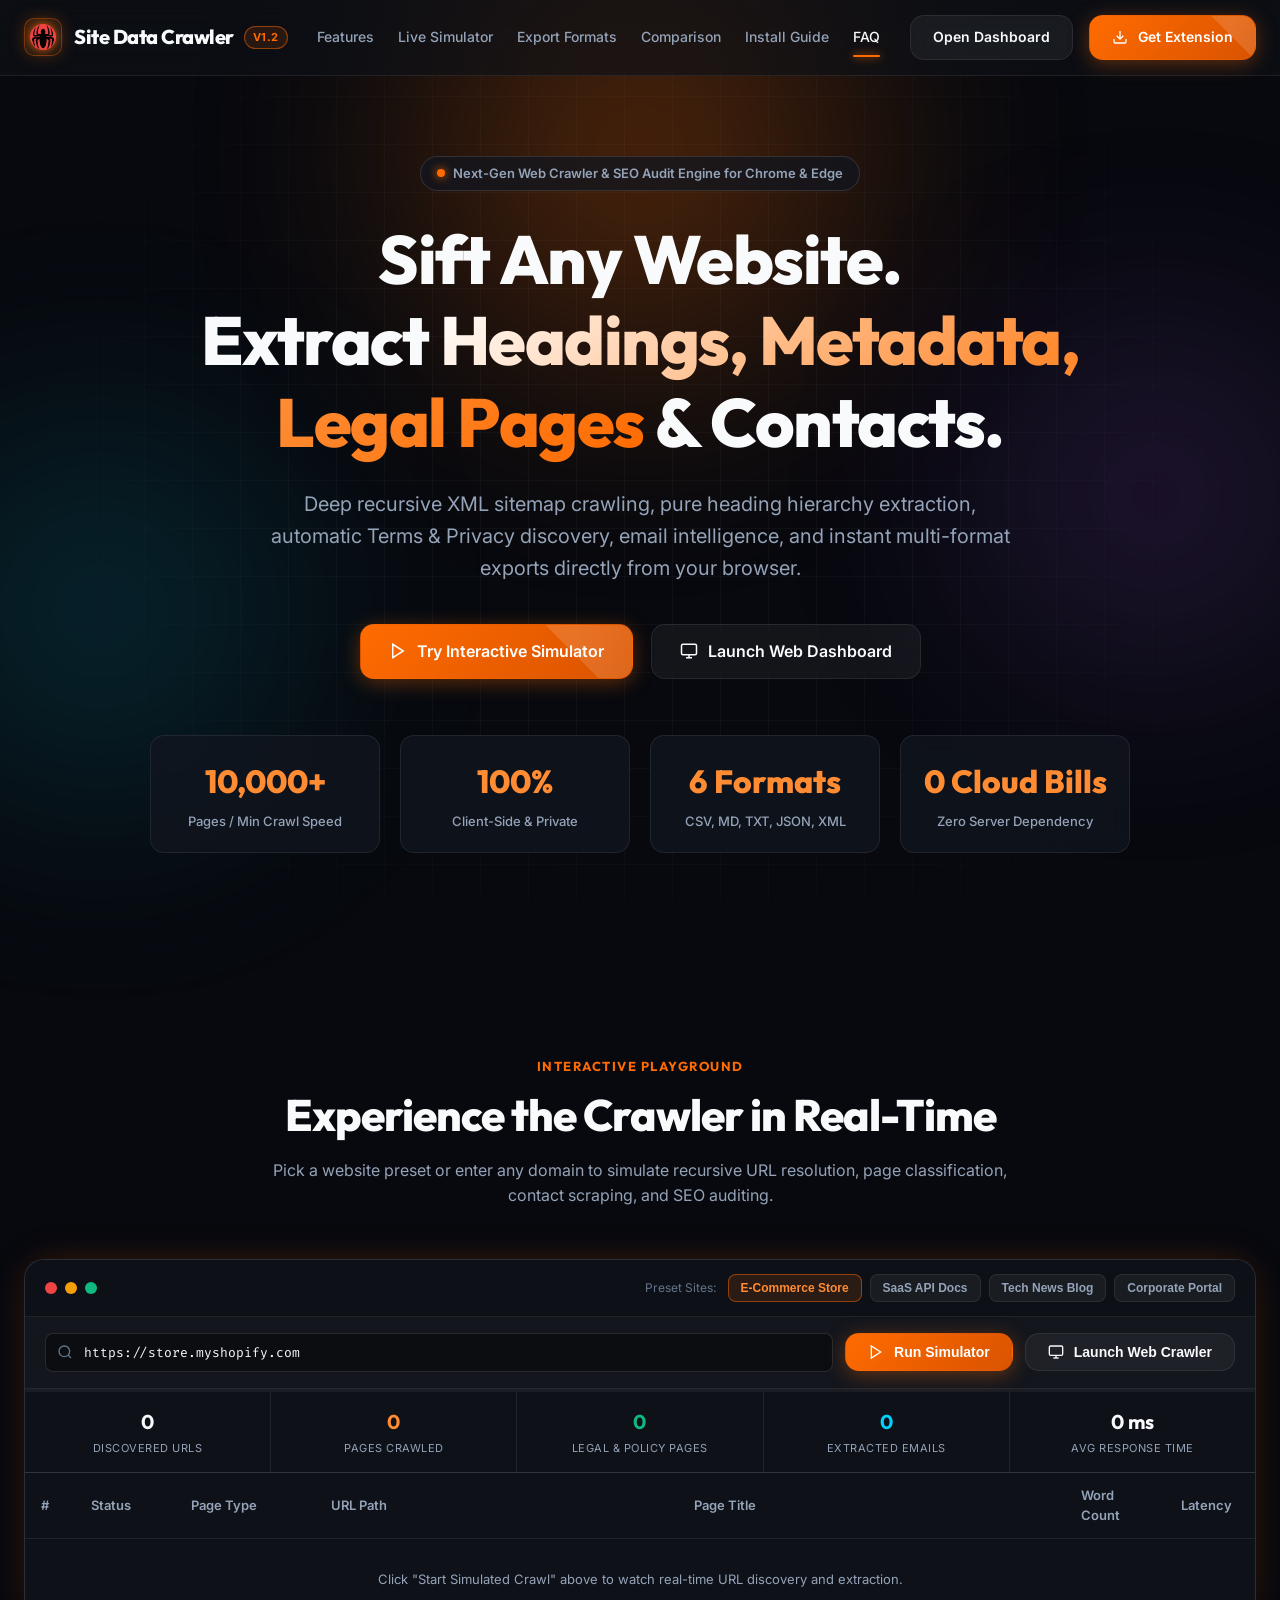
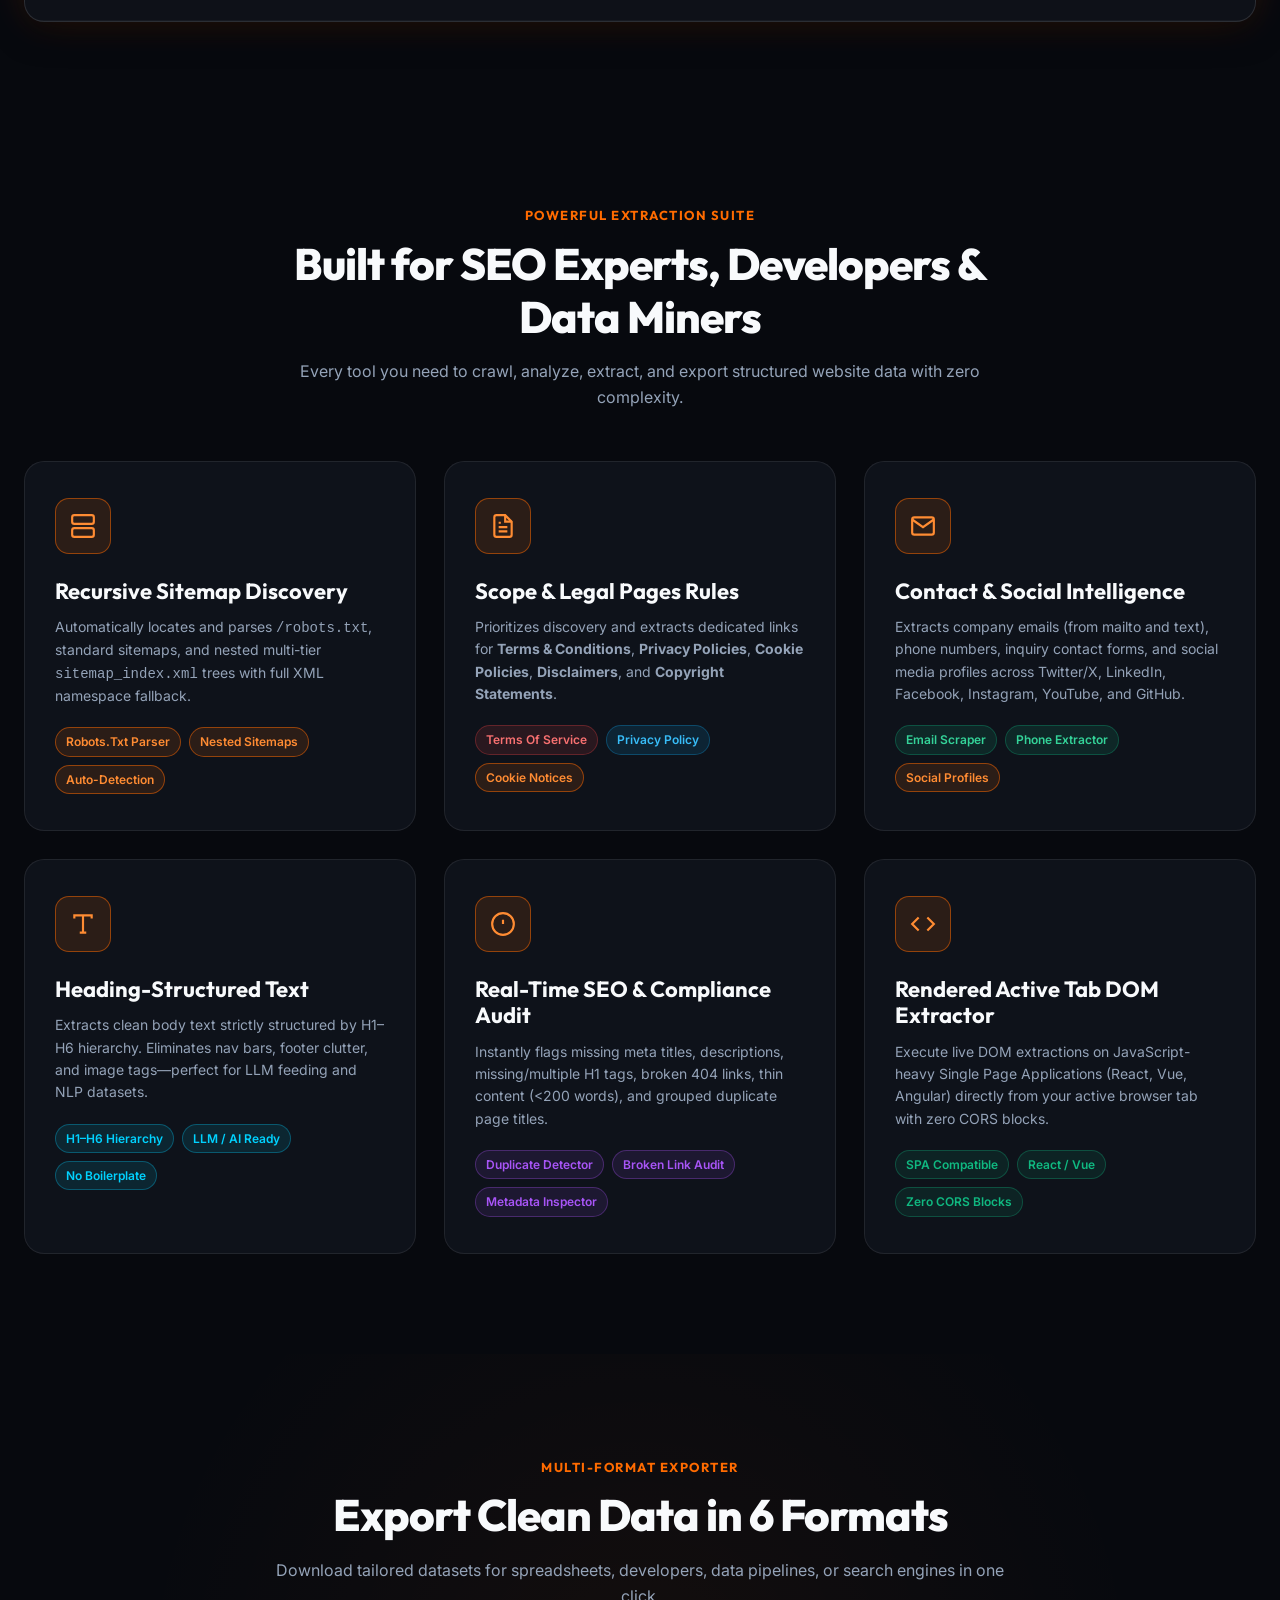
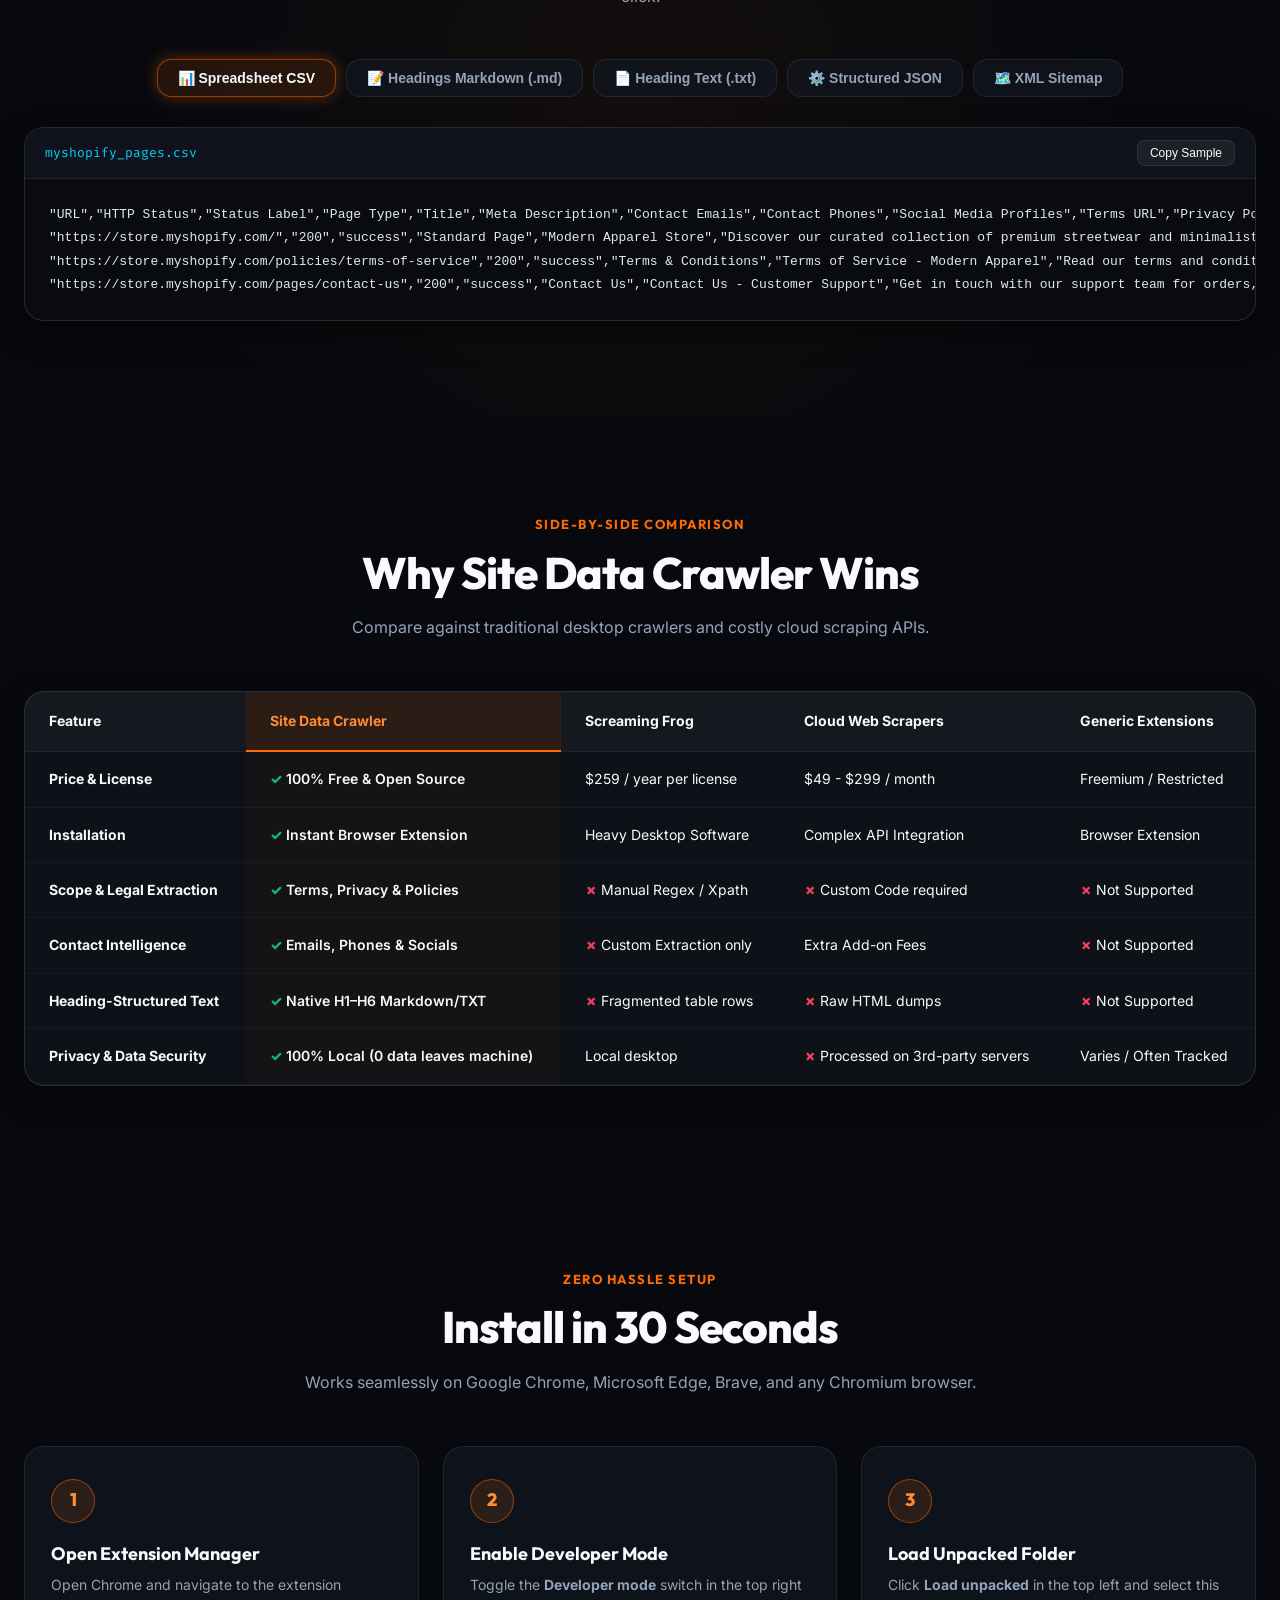
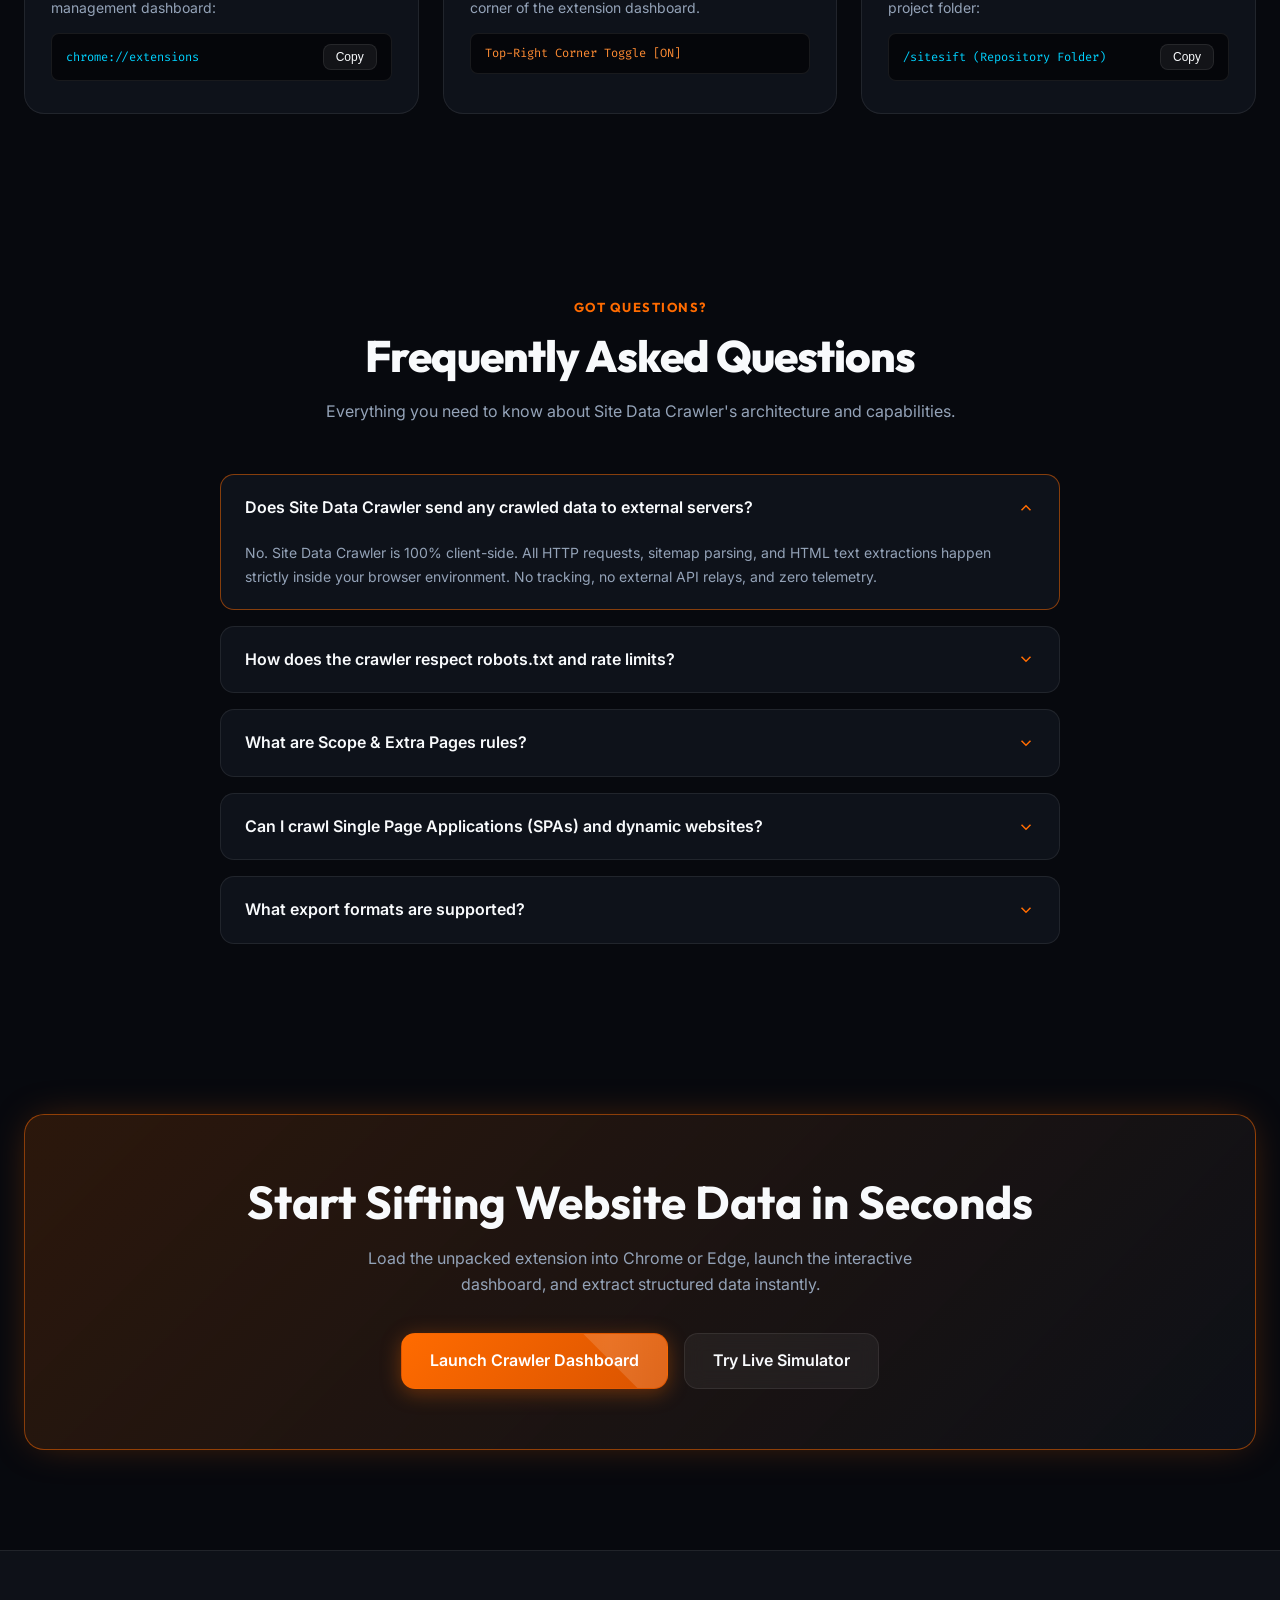
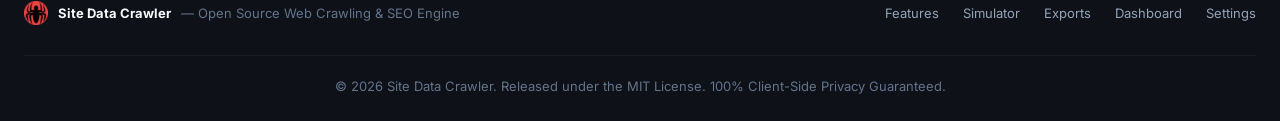
<file: index.html>
<!DOCTYPE html>
<html lang="en">

<head>
  <meta charset="UTF-8">
  <meta name="viewport" content="width=device-width, initial-scale=1.0">

  <!-- SEO Meta Tags -->
  <title>Site Data Crawler - Fast Web Crawler, SEO Auditor & Heading Extractor</title>
  <meta name="description"
    content="A powerful, privacy-first browser extension for deep recursive sitemap crawling, structured heading extraction, contact discovery, legal policy detection, and comprehensive SEO audits.">
  <meta name="keywords"
    content="web crawler, chrome extension, sitemap crawler, seo audit, heading extractor, email scraper, contact extractor, terms of service crawler, privacy policy extractor, website scraper">
  <meta name="author" content="Site Data Crawler Team">

  <!-- Open Graph / Social Tags -->
  <meta property="og:title" content="Site Data Crawler - Next-Gen Web Crawler & SEO Extraction Extension">
  <meta property="og:description"
    content="Sift any website. Extract sitemaps, headings, legal policies, and contact details in seconds with zero server overhead.">
  <meta property="og:image" content="icons/image.png">
  <meta property="og:type" content="website">

  <link rel="icon" type="image/png" href="icons/icon32.png">
  <link rel="stylesheet" href="index.css">
</head>

<body>

  <!-- Ambient Visual Glows -->
  <div class="bg-ambient-grid"></div>
  <div class="glow-orb glow-orb-1"></div>
  <div class="glow-orb glow-orb-2"></div>
  <div class="glow-orb glow-orb-3"></div>

  <!-- Header Navigation -->
  <header class="site-header">
    <div class="container nav-wrapper">
      <a href="#" class="brand-link">
        <div class="brand-logo-wrap">
          <img src="icons/icon48.png" alt="Site Data Crawler Spider Logo" class="brand-logo-img" width="28" height="28">
        </div>
        <div class="brand-text-wrap">
          <span class="brand-name">Site Data Crawler</span>
          <span class="brand-tag">v1.2</span>
        </div>
      </a>

      <nav class="nav-menu">
        <ul class="nav-links">
          <li><a href="#features" class="nav-link">Features</a></li>
          <li><a href="#playground" class="nav-link">Live Simulator</a></li>
          <li><a href="#exports" class="nav-link">Export Formats</a></li>
          <li><a href="#comparison" class="nav-link">Comparison</a></li>
          <li><a href="#install" class="nav-link">Install Guide</a></li>
          <li><a href="#faq" class="nav-link">FAQ</a></li>
        </ul>
      </nav>

      <div class="nav-actions">
        <a href="crawler.html" target="_blank" class="btn btn-secondary">
          <span>Open Dashboard</span>
        </a>
        <a href="#install" class="btn btn-primary btn-glow">
          <svg width="16" height="16" viewBox="0 0 24 24" fill="none" stroke="currentColor" stroke-width="2">
            <path d="M21 15v4a2 2 0 0 1-2 2H5a2 2 0 0 1-2-2v-4"></path>
            <polyline points="7 10 12 15 17 10"></polyline>
            <line x1="12" y1="15" x2="12" y2="3"></line>
          </svg>
          <span>Get Extension</span>
        </a>
      </div>
    </div>
  </header>

  <!-- Hero Section -->
  <section class="hero-section">
    <div class="container">
      <div class="hero-pill-badge">
        <span class="pulse-dot"></span>
        <span>Next-Gen Web Crawler & SEO Audit Engine for Chrome & Edge</span>
      </div>

      <h1 class="hero-title">
        Sift Any Website. <br>
        Extract <span class="gradient-text">Headings, Metadata, Legal Pages</span> & Contacts.
      </h1>

      <p class="hero-subtitle">
        Deep recursive XML sitemap crawling, pure heading hierarchy extraction, automatic Terms & Privacy discovery,
        email intelligence, and instant multi-format exports directly from your browser.
      </p>

      <div class="hero-cta-group">
        <a href="#playground" class="btn btn-primary btn-lg btn-glow">
          <svg width="18" height="18" viewBox="0 0 24 24" fill="none" stroke="currentColor" stroke-width="2">
            <polygon points="5 3 19 12 5 21 5 3"></polygon>
          </svg>
          <span>Try Interactive Simulator</span>
        </a>
        <a href="crawler.html" target="_blank" class="btn btn-secondary btn-lg">
          <svg width="18" height="18" viewBox="0 0 24 24" fill="none" stroke="currentColor" stroke-width="2">
            <rect x="2" y="3" width="20" height="14" rx="2" ry="2"></rect>
            <line x1="8" y1="21" x2="16" y2="21"></line>
            <line x1="12" y1="17" x2="12" y2="21"></line>
          </svg>
          <span>Launch Web Dashboard</span>
        </a>
      </div>

      <!-- Stats Bar -->
      <div class="hero-stats-grid">
        <div class="stat-box">
          <div class="stat-value">10,000+</div>
          <div class="stat-label">Pages / Min Crawl Speed</div>
        </div>
        <div class="stat-box">
          <div class="stat-value">100%</div>
          <div class="stat-label">Client-Side & Private</div>
        </div>
        <div class="stat-box">
          <div class="stat-value">6 Formats</div>
          <div class="stat-label">CSV, MD, TXT, JSON, XML</div>
        </div>
        <div class="stat-box">
          <div class="stat-value">0 Cloud Bills</div>
          <div class="stat-label">Zero Server Dependency</div>
        </div>
      </div>
    </div>
  </section>

  <!-- Interactive Crawl Simulator Section -->
  <section id="playground" class="playground-section">
    <div class="container">
      <div class="section-header">
        <span class="section-tag">Interactive Playground</span>
        <h2 class="section-title">Experience the Crawler in Real-Time</h2>
        <p class="section-desc">Pick a website preset or enter any domain to simulate recursive URL resolution, page
          classification, contact scraping, and SEO auditing.</p>
      </div>

      <!-- Simulator Window Mockup -->
      <div class="crawler-mockup-window">
        <div class="mockup-header-bar">
          <div class="window-dots">
            <span class="window-dot dot-red"></span>
            <span class="window-dot dot-yellow"></span>
            <span class="window-dot dot-green"></span>
          </div>

          <!-- Presets -->
          <div class="mockup-presets-picker">
            <span style="font-size: 12px; color: var(--text-dim); margin-right: 4px;">Preset Sites:</span>
            <button class="preset-btn active" data-url="https://store.myshopify.com">E-Commerce Store</button>
            <button class="preset-btn" data-url="https://docs.stripe.com">SaaS API Docs</button>
            <button class="preset-btn" data-url="https://techcrunch.com">Tech News Blog</button>
            <button class="preset-btn" data-url="https://acmecorp.com">Corporate Portal</button>
          </div>
        </div>

        <!-- Controls Row -->
        <div class="sim-controls-row">
          <div class="sim-input-group">
            <svg class="sim-input-icon" width="16" height="16" viewBox="0 0 24 24" fill="none" stroke="currentColor"
              stroke-width="2">
              <circle cx="11" cy="11" r="8"></circle>
              <line x1="21" y1="21" x2="16.65" y2="16.65"></line>
            </svg>
            <input type="text" id="simUrlInput" class="sim-url-input" value="https://store.myshopify.com"
              spellcheck="false">
          </div>

          <button id="btnRunSim" class="btn btn-primary">
            <svg width="16" height="16" viewBox="0 0 24 24" fill="none" stroke="currentColor" stroke-width="2">
              <polygon points="5 3 19 12 5 21 5 3"></polygon>
            </svg>
            <span id="simBtnText">Run Simulator</span>
          </button>

          <button id="btnLaunchLiveCrawl" class="btn btn-secondary" title="Open full crawler dashboard with this URL">
            <svg width="16" height="16" viewBox="0 0 24 24" fill="none" stroke="currentColor" stroke-width="2">
              <rect x="2" y="3" width="20" height="14" rx="2" ry="2"></rect>
              <line x1="8" y1="21" x2="16" y2="21"></line>
              <line x1="12" y1="17" x2="12" y2="21"></line>
            </svg>
            <span>Launch Web Crawler</span>
          </button>
        </div>

        <!-- Progress Strip -->
        <div class="sim-progress-strip">
          <div id="simProgressBar" class="sim-progress-fill"></div>
        </div>

        <!-- Metrics Strip -->
        <div class="sim-metrics-bar">
          <div class="sim-metric-cell">
            <div id="simCountDiscovered" class="sim-metric-val">0</div>
            <div class="sim-metric-lbl">Discovered URLs</div>
          </div>
          <div class="sim-metric-cell">
            <div id="simCountCrawled" class="sim-metric-val text-primary">0</div>
            <div class="sim-metric-lbl">Pages Crawled</div>
          </div>
          <div class="sim-metric-cell">
            <div id="simCountLegal" class="sim-metric-val text-success">0</div>
            <div class="sim-metric-lbl">Legal & Policy Pages</div>
          </div>
          <div class="sim-metric-cell">
            <div id="simCountEmails" class="sim-metric-val text-cyan">0</div>
            <div class="sim-metric-lbl">Extracted Emails</div>
          </div>
          <div class="sim-metric-cell">
            <div id="simAvgLatency" class="sim-metric-val">0 ms</div>
            <div class="sim-metric-lbl">Avg Response Time</div>
          </div>
        </div>

        <!-- Simulator Table -->
        <div class="sim-table-wrapper">
          <table class="sim-table">
            <thead>
              <tr>
                <th style="width: 50px;">#</th>
                <th style="width: 100px;">Status</th>
                <th style="width: 140px;">Page Type</th>
                <th>URL Path</th>
                <th>Page Title</th>
                <th style="width: 100px;">Word Count</th>
                <th style="width: 90px;">Latency</th>
              </tr>
            </thead>
            <tbody id="simTableBody">
              <!-- Dynamically populated by JS simulation -->
              <tr>
                <td colspan="7" style="text-align: center; color: var(--text-muted); padding: 30px;">
                  Click "Start Simulated Crawl" above to watch real-time URL discovery and extraction.
                </td>
              </tr>
            </tbody>
          </table>
        </div>
      </div>
    </div>
  </section>

  <!-- Feature Grid Section -->
  <section id="features" class="features-section">
    <div class="container">
      <div class="section-header">
        <span class="section-tag">Powerful Extraction Suite</span>
        <h2 class="section-title">Built for SEO Experts, Developers & Data Miners</h2>
        <p class="section-desc">Every tool you need to crawl, analyze, extract, and export structured website data with
          zero complexity.</p>
      </div>

      <div class="features-grid">
        <!-- Feature 1 -->
        <div class="feature-card">
          <div class="feature-icon-box">
            <svg width="26" height="26" viewBox="0 0 24 24" fill="none" stroke="currentColor" stroke-width="2">
              <rect x="2" y="2" width="20" height="8" rx="2" ry="2"></rect>
              <rect x="2" y="14" width="20" height="8" rx="2" ry="2"></rect>
              <line x1="6" y1="6" x2="6.01" y2="6"></line>
              <line x1="6" y1="18" x2="6.01" y2="18"></line>
            </svg>
          </div>
          <h3 class="feature-title">Recursive Sitemap Discovery</h3>
          <p class="feature-desc">
            Automatically locates and parses <code>/robots.txt</code>, standard sitemaps, and nested multi-tier
            <code>sitemap_index.xml</code> trees with full XML namespace fallback.
          </p>
          <div class="feature-tag-list">
            <span class="badge badge-primary">Robots.txt Parser</span>
            <span class="badge badge-primary">Nested Sitemaps</span>
            <span class="badge badge-primary">Auto-Detection</span>
          </div>
        </div>

        <!-- Feature 2 -->
        <div class="feature-card">
          <div class="feature-icon-box">
            <svg width="26" height="26" viewBox="0 0 24 24" fill="none" stroke="currentColor" stroke-width="2">
              <path d="M14 2H6a2 2 0 0 0-2 2v16a2 2 0 0 0 2 2h12a2 2 0 0 0 2-2V8z"></path>
              <polyline points="14 2 14 8 20 8"></polyline>
              <line x1="16" y1="13" x2="8" y2="13"></line>
              <line x1="16" y1="17" x2="8" y2="17"></line>
              <polyline points="10 9 9 9 8 9"></polyline>
            </svg>
          </div>
          <h3 class="feature-title">Scope & Legal Pages Rules</h3>
          <p class="feature-desc">
            Prioritizes discovery and extracts dedicated links for <strong>Terms & Conditions</strong>, <strong>Privacy
              Policies</strong>, <strong>Cookie Policies</strong>, <strong>Disclaimers</strong>, and <strong>Copyright
              Statements</strong>.
          </p>
          <div class="feature-tag-list">
            <span class="badge badge-terms">Terms of Service</span>
            <span class="badge badge-privacy">Privacy Policy</span>
            <span class="badge badge-primary">Cookie Notices</span>
          </div>
        </div>

        <!-- Feature 3 -->
        <div class="feature-card">
          <div class="feature-icon-box">
            <svg width="26" height="26" viewBox="0 0 24 24" fill="none" stroke="currentColor" stroke-width="2">
              <path d="M4 4h16c1.1 0 2 .9 2 2v12c0 1.1-.9 2-2 2H4c-1.1 0-2-.9-2-2V6c0-1.1.9-2 2-2z"></path>
              <polyline points="22,6 12,13 2,6"></polyline>
            </svg>
          </div>
          <h3 class="feature-title">Contact & Social Intelligence</h3>
          <p class="feature-desc">
            Extracts company emails (from mailto and text), phone numbers, inquiry contact forms, and social media
            profiles across Twitter/X, LinkedIn, Facebook, Instagram, YouTube, and GitHub.
          </p>
          <div class="feature-tag-list">
            <span class="badge badge-contact">Email Scraper</span>
            <span class="badge badge-contact">Phone Extractor</span>
            <span class="badge badge-primary">Social Profiles</span>
          </div>
        </div>

        <!-- Feature 4 -->
        <div class="feature-card">
          <div class="feature-icon-box">
            <svg width="26" height="26" viewBox="0 0 24 24" fill="none" stroke="currentColor" stroke-width="2">
              <polyline points="4 7 4 4 20 4 20 7"></polyline>
              <line x1="9" y1="20" x2="15" y2="20"></line>
              <line x1="12" y1="4" x2="12" y2="20"></line>
            </svg>
          </div>
          <h3 class="feature-title">Heading-Structured Text</h3>
          <p class="feature-desc">
            Extracts clean body text strictly structured by H1–H6 hierarchy. Eliminates nav bars, footer clutter, and
            image tags—perfect for LLM feeding and NLP datasets.
          </p>
          <div class="feature-tag-list">
            <span class="badge badge-cyan">H1–H6 Hierarchy</span>
            <span class="badge badge-cyan">LLM / AI Ready</span>
            <span class="badge badge-cyan">No Boilerplate</span>
          </div>
        </div>

        <!-- Feature 5 -->
        <div class="feature-card">
          <div class="feature-icon-box">
            <svg width="26" height="26" viewBox="0 0 24 24" fill="none" stroke="currentColor" stroke-width="2">
              <circle cx="12" cy="12" r="10"></circle>
              <line x1="12" y1="8" x2="12" y2="12"></line>
              <line x1="12" y1="16" x2="12.01" y2="16"></line>
            </svg>
          </div>
          <h3 class="feature-title">Real-Time SEO & Compliance Audit</h3>
          <p class="feature-desc">
            Instantly flags missing meta titles, descriptions, missing/multiple H1 tags, broken 404 links, thin content
            (&lt;200 words), and grouped duplicate page titles.
          </p>
          <div class="feature-tag-list">
            <span class="badge badge-purple">Duplicate Detector</span>
            <span class="badge badge-purple">Broken Link Audit</span>
            <span class="badge badge-purple">Metadata Inspector</span>
          </div>
        </div>

        <!-- Feature 6 -->
        <div class="feature-card">
          <div class="feature-icon-box">
            <svg width="26" height="26" viewBox="0 0 24 24" fill="none" stroke="currentColor" stroke-width="2">
              <polyline points="16 18 22 12 16 6"></polyline>
              <polyline points="8 6 2 12 8 18"></polyline>
            </svg>
          </div>
          <h3 class="feature-title">Rendered Active Tab DOM Extractor</h3>
          <p class="feature-desc">
            Execute live DOM extractions on JavaScript-heavy Single Page Applications (React, Vue, Angular) directly
            from your active browser tab with zero CORS blocks.
          </p>
          <div class="feature-tag-list">
            <span class="badge badge-green">SPA Compatible</span>
            <span class="badge badge-green">React / Vue</span>
            <span class="badge badge-green">Zero CORS Blocks</span>
          </div>
        </div>
      </div>
    </div>
  </section>

  <!-- Multi-Format Export Showcase -->
  <section id="exports" class="export-showcase-section">
    <div class="container">
      <div class="section-header">
        <span class="section-tag">Multi-Format Exporter</span>
        <h2 class="section-title">Export Clean Data in 6 Formats</h2>
        <p class="section-desc">Download tailored datasets for spreadsheets, developers, data pipelines, or search
          engines in one click.</p>
      </div>

      <!-- Export Tabs -->
      <div class="export-tabs-nav">
        <button class="export-tab-btn active" data-target="export-csv">
          <span>📊 Spreadsheet CSV</span>
        </button>
        <button class="export-tab-btn" data-target="export-md">
          <span>📝 Headings Markdown (.md)</span>
        </button>
        <button class="export-tab-btn" data-target="export-txt">
          <span>📄 Heading Text (.txt)</span>
        </button>
        <button class="export-tab-btn" data-target="export-json">
          <span>⚙️ Structured JSON</span>
        </button>
        <button class="export-tab-btn" data-target="export-xml">
          <span>🗺️ XML Sitemap</span>
        </button>
      </div>

      <!-- Export Code Card -->
      <div class="export-code-card">
        <div class="export-code-header">
          <span id="exportFileName" class="export-file-name">myshopify_pages.csv</span>
          <button id="btnCopyExportSample" class="btn-copy-code">Copy Sample</button>
        </div>
        <pre
          class="export-code-pre"><code id="exportCodeBlock">"URL","HTTP Status","Status Label","Page Type","Title","Meta Description","Contact Emails","Contact Phones","Social Media Profiles","Terms URL","Privacy Policy URL","Copyright Statement","Word Count","H1 Count","H1 Text"
"https://store.myshopify.com/","200","success","Standard Page","Modern Apparel Store","Discover our curated collection of premium streetwear and minimalist essentials.","support@store.com","+1 (800) 555-0199","Twitter: https://x.com/modernapparel; Instagram: https://instagram.com/modernapparel","https://store.myshopify.com/policies/terms-of-service","https://store.myshopify.com/policies/privacy-policy","© 2026 Modern Apparel Co.","1420","1","Elevate Your Everyday Style"
"https://store.myshopify.com/policies/terms-of-service","200","success","Terms & Conditions","Terms of Service - Modern Apparel","Read our terms and conditions governing use of this website and services.","legal@store.com","","","https://store.myshopify.com/policies/terms-of-service","https://store.myshopify.com/policies/privacy-policy","© 2026 Modern Apparel Co.","2850","1","Terms and Conditions of Service"
"https://store.myshopify.com/pages/contact-us","200","success","Contact Us","Contact Us - Customer Support","Get in touch with our support team for orders, inquiries, or wholesale questions.","help@store.com","+1 (800) 555-0199","","","","","450","1","How Can We Help You?"</code></pre>
      </div>
    </div>
  </section>

  <!-- Comparison Matrix Section -->
  <section id="comparison" class="comparison-section">
    <div class="container">
      <div class="section-header">
        <span class="section-tag">Side-by-Side Comparison</span>
        <h2 class="section-title">Why Site Data Crawler Wins</h2>
        <p class="section-desc">Compare against traditional desktop crawlers and costly cloud scraping APIs.</p>
      </div>

      <div class="comparison-table-wrapper">
        <table class="comp-table">
          <thead>
            <tr>
              <th>Feature</th>
              <th class="highlight-col">Site Data Crawler</th>
              <th>Screaming Frog</th>
              <th>Cloud Web Scrapers</th>
              <th>Generic Extensions</th>
            </tr>
          </thead>
          <tbody>
            <tr>
              <td><strong>Price & License</strong></td>
              <td class="highlight-col"><span class="check-icon">✓</span> 100% Free & Open Source</td>
              <td>$259 / year per license</td>
              <td>$49 - $299 / month</td>
              <td>Freemium / Restricted</td>
            </tr>
            <tr>
              <td><strong>Installation</strong></td>
              <td class="highlight-col"><span class="check-icon">✓</span> Instant Browser Extension</td>
              <td>Heavy Desktop Software</td>
              <td>Complex API Integration</td>
              <td>Browser Extension</td>
            </tr>
            <tr>
              <td><strong>Scope & Legal Extraction</strong></td>
              <td class="highlight-col"><span class="check-icon">✓</span> Terms, Privacy & Policies</td>
              <td><span class="cross-icon">✗</span> Manual Regex / Xpath</td>
              <td><span class="cross-icon">✗</span> Custom Code required</td>
              <td><span class="cross-icon">✗</span> Not Supported</td>
            </tr>
            <tr>
              <td><strong>Contact Intelligence</strong></td>
              <td class="highlight-col"><span class="check-icon">✓</span> Emails, Phones & Socials</td>
              <td><span class="cross-icon">✗</span> Custom Extraction only</td>
              <td>Extra Add-on Fees</td>
              <td><span class="cross-icon">✗</span> Not Supported</td>
            </tr>
            <tr>
              <td><strong>Heading-Structured Text</strong></td>
              <td class="highlight-col"><span class="check-icon">✓</span> Native H1–H6 Markdown/TXT</td>
              <td><span class="cross-icon">✗</span> Fragmented table rows</td>
              <td><span class="cross-icon">✗</span> Raw HTML dumps</td>
              <td><span class="cross-icon">✗</span> Not Supported</td>
            </tr>
            <tr>
              <td><strong>Privacy & Data Security</strong></td>
              <td class="highlight-col"><span class="check-icon">✓</span> 100% Local (0 data leaves machine)</td>
              <td>Local desktop</td>
              <td><span class="cross-icon">✗</span> Processed on 3rd-party servers</td>
              <td>Varies / Often Tracked</td>
            </tr>
          </tbody>
        </table>
      </div>
    </div>
  </section>

  <!-- 30-Second Installation Guide -->
  <section id="install" class="install-section">
    <div class="container">
      <div class="section-header">
        <span class="section-tag">Zero Hassle Setup</span>
        <h2 class="section-title">Install in 30 Seconds</h2>
        <p class="section-desc">Works seamlessly on Google Chrome, Microsoft Edge, Brave, and any Chromium browser.</p>
      </div>

      <div class="install-steps-grid">
        <!-- Step 1 -->
        <div class="step-card">
          <div class="step-number-badge">1</div>
          <h3 class="step-title">Open Extension Manager</h3>
          <p class="step-desc">
            Open Chrome and navigate to the extension management dashboard:
          </p>
          <div class="code-snippet-box">
            <span>chrome://extensions</span>
            <button class="btn-copy-code" data-copy="chrome://extensions">Copy</button>
          </div>
        </div>

        <!-- Step 2 -->
        <div class="step-card">
          <div class="step-number-badge">2</div>
          <h3 class="step-title">Enable Developer Mode</h3>
          <p class="step-desc">
            Toggle the <strong>Developer mode</strong> switch in the top right corner of the extension dashboard.
          </p>
          <div class="code-snippet-box" style="color: var(--primary-light);">
            <span>Top-Right Corner Toggle [ON]</span>
          </div>
        </div>

        <!-- Step 3 -->
        <div class="step-card">
          <div class="step-number-badge">3</div>
          <h3 class="step-title">Load Unpacked Folder</h3>
          <p class="step-desc">
            Click <strong>Load unpacked</strong> in the top left and select this project folder:
          </p>
          <div class="code-snippet-box">
            <span>/sitesift (Repository Folder)</span>
            <button class="btn-copy-code" data-copy="/home/khadka27/Desktop/sitesift">Copy</button>
          </div>
        </div>
      </div>
    </div>
  </section>

  <!-- FAQ Section -->
  <section id="faq" class="faq-section">
    <div class="container">
      <div class="section-header">
        <span class="section-tag">Got Questions?</span>
        <h2 class="section-title">Frequently Asked Questions</h2>
        <p class="section-desc">Everything you need to know about Site Data Crawler's architecture and capabilities.</p>
      </div>

      <div class="faq-container">
        <div class="faq-item open">
          <div class="faq-question">
            <span>Does Site Data Crawler send any crawled data to external servers?</span>
            <svg class="faq-chevron" width="18" height="18" viewBox="0 0 24 24" fill="none" stroke="currentColor"
              stroke-width="2">
              <polyline points="6 9 12 15 18 9"></polyline>
            </svg>
          </div>
          <div class="faq-answer">
            No. Site Data Crawler is 100% client-side. All HTTP requests, sitemap parsing, and HTML text extractions
            happen strictly inside your browser environment. No tracking, no external API relays, and zero telemetry.
          </div>
        </div>

        <div class="faq-item">
          <div class="faq-question">
            <span>How does the crawler respect robots.txt and rate limits?</span>
            <svg class="faq-chevron" width="18" height="18" viewBox="0 0 24 24" fill="none" stroke="currentColor"
              stroke-width="2">
              <polyline points="6 9 12 15 18 9"></polyline>
            </svg>
          </div>
          <div class="faq-answer">
            When starting a crawl, the engine fetches and parses <code>/robots.txt</code>. It respects Disallow
            directives, extracts Sitemap paths, and adheres to configurable polite delays (default 500ms between
            requests) with controlled worker concurrency (default 3 simultaneous workers).
          </div>
        </div>

        <div class="faq-item">
          <div class="faq-question">
            <span>What are Scope & Extra Pages rules?</span>
            <svg class="faq-chevron" width="18" height="18" viewBox="0 0 24 24" fill="none" stroke="currentColor"
              stroke-width="2">
              <polyline points="6 9 12 15 18 9"></polyline>
            </svg>
          </div>
          <div class="faq-answer">
            Scope & Extra Pages rules automatically detect and prioritize critical compliance and utility pages (Terms
            of Service, Privacy Policies, Cookie Notices, Disclaimers, Imprint, and Contact Us) at the front of the
            crawl queue, ensuring they are cataloged even if maximum crawl limits are hit.
          </div>
        </div>

        <div class="faq-item">
          <div class="faq-question">
            <span>Can I crawl Single Page Applications (SPAs) and dynamic websites?</span>
            <svg class="faq-chevron" width="18" height="18" viewBox="0 0 24 24" fill="none" stroke="currentColor"
              stroke-width="2">
              <polyline points="6 9 12 15 18 9"></polyline>
            </svg>
          </div>
          <div class="faq-answer">
            Yes! In addition to multi-page background crawling, the extension provides an "Active Tab Rendered DOM
            Extractor" tool that inspects the live rendered JavaScript DOM of any currently open tab.
          </div>
        </div>

        <div class="faq-item">
          <div class="faq-question">
            <span>What export formats are supported?</span>
            <svg class="faq-chevron" width="18" height="18" viewBox="0 0 24 24" fill="none" stroke="currentColor"
              stroke-width="2">
              <polyline points="6 9 12 15 18 9"></polyline>
            </svg>
          </div>
          <div class="faq-answer">
            You can export in 6 different formats: Heading-Structured Markdown (.md), Heading-Structured Text (.txt),
            Standard Spreadsheet CSV (.csv), Structured JSON (.json), XML Sitemap (.xml), and Complete ASCII SEO Audit
            Report (.txt).
          </div>
        </div>
      </div>
    </div>
  </section>

  <!-- CTA Banner Section -->
  <section class="cta-banner-section">
    <div class="container">
      <div class="cta-banner-card">
        <h2 class="cta-title">Start Sifting Website Data in Seconds</h2>
        <p class="cta-desc">
          Load the unpacked extension into Chrome or Edge, launch the interactive dashboard, and extract structured data
          instantly.
        </p>
        <div style="display: flex; justify-content: center; gap: 16px; flex-wrap: wrap;">
          <a href="crawler.html" target="_blank" class="btn btn-primary btn-lg btn-glow">
            <span>Launch Crawler Dashboard</span>
          </a>
          <a href="#playground" class="btn btn-secondary btn-lg">
            <span>Try Live Simulator</span>
          </a>
        </div>
      </div>
    </div>
  </section>

  <!-- Footer -->
  <footer class="site-footer">
    <div class="container">
      <div class="footer-grid">
        <div style="display: flex; align-items: center; gap: 10px;">
          <img src="icons/icon32.png" alt="Spider Logo" width="24" height="24">
          <span style="font-weight: 700; color: var(--text-main);">Site Data Crawler</span>
          <span style="color: var(--text-dim);">— Open Source Web Crawling & SEO Engine</span>
        </div>

        <ul class="footer-links">
          <li><a href="#features">Features</a></li>
          <li><a href="#playground">Simulator</a></li>
          <li><a href="#exports">Exports</a></li>
          <li><a href="crawler.html" target="_blank">Dashboard</a></li>
          <li><a href="options.html" target="_blank">Settings</a></li>
        </ul>
      </div>

      <div
        style="text-align: center; color: var(--text-dim); padding-top: 20px; border-top: 1px solid rgba(255, 255, 255, 0.04);">
        © 2026 Site Data Crawler. Released under the MIT License. 100% Client-Side Privacy Guaranteed.
      </div>
    </div>
  </footer>

  <!-- Toast Notice Element -->
  <div id="toastNotice" class="toast-notice">Copied to clipboard!</div>

  <!-- Scripts -->
  <script src="index.js"></script>
</body>

</html>
</file>
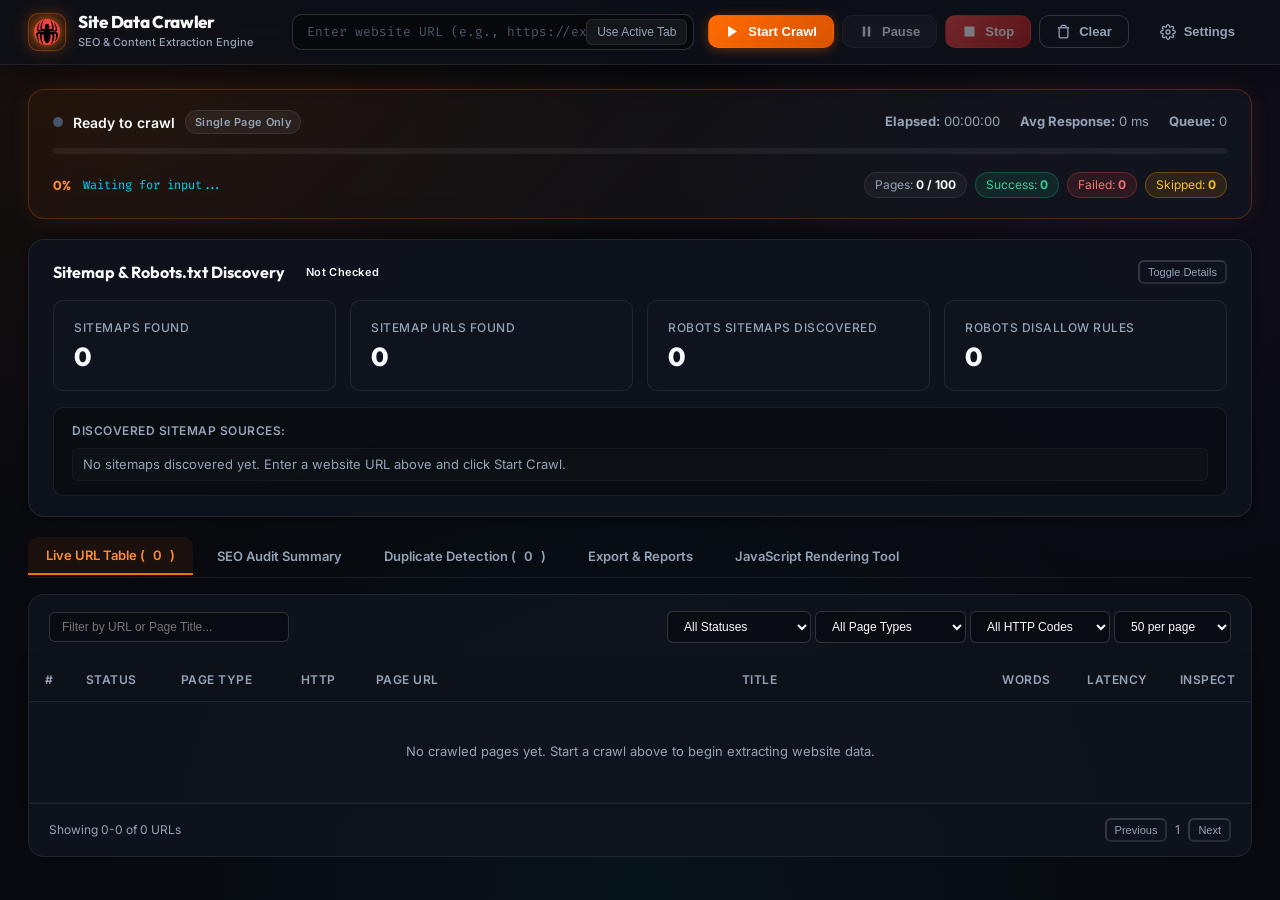
<file: crawler.html>
<!DOCTYPE html>
<html lang="en">
<head>
  <meta charset="UTF-8">
  <meta name="viewport" content="width=device-width, initial-scale=1.0">
  <title>Site Data Crawler - Live Dashboard & SEO Audit</title>
  <link rel="stylesheet" href="crawler.css">
</head>
<body>
  <!-- App Container -->
  <div class="dashboard-layout">
    <!-- Top Navigation Header -->
    <header class="top-nav">
      <div class="nav-brand">
        <div class="brand-logo-badge">
          <img src="icons/icon48.png" alt="Spider Logo" class="logo-img" width="26" height="26">
        </div>
        <div>
          <h1 class="logo-title">Site Data Crawler</h1>
          <span class="logo-tag">SEO & Content Extraction Engine</span>
        </div>
      </div>

      <!-- Crawler Control Bar -->
      <div class="crawler-controls-bar">
        <div class="url-bar-group">
          <input 
            type="url" 
            id="targetUrlInput" 
            class="input-url-bar" 
            placeholder="Enter website URL (e.g., https://example.com)" 
            spellcheck="false"
            autocomplete="url"
          >
          <button id="btnFetchCurrentTab" class="btn-sm btn-subtle" title="Paste current active tab URL">Use Active Tab</button>
        </div>

        <div class="btn-group">
          <button id="btnStart" class="btn btn-primary">
            <svg width="15" height="15" viewBox="0 0 24 24" fill="currentColor">
              <polygon points="5 3 19 12 5 21 5 3"></polygon>
            </svg>
            <span id="btnStartText">Start Crawl</span>
          </button>

          <button id="btnPause" class="btn btn-secondary" disabled>
            <svg width="15" height="15" viewBox="0 0 24 24" fill="currentColor">
              <rect x="6" y="4" width="4" height="16"></rect>
              <rect x="14" y="4" width="4" height="16"></rect>
            </svg>
            <span id="btnPauseText">Pause</span>
          </button>

          <button id="btnStop" class="btn btn-danger" disabled>
            <svg width="15" height="15" viewBox="0 0 24 24" fill="currentColor">
              <rect x="4" y="4" width="16" height="16"></rect>
            </svg>
            Stop
          </button>

          <button id="btnClear" class="btn btn-outline">
            <svg width="15" height="15" viewBox="0 0 24 24" fill="none" stroke="currentColor" stroke-width="2">
              <path d="M3 6h18"></path>
              <path d="M19 6v14c0 1-1 2-2 2H7c-1 0-2-1-2-2V6"></path>
              <path d="M8 6V4c0-1 1-2 2-2h4c1 0 2 1 2 2v2"></path>
            </svg>
            Clear
          </button>
        </div>

        <!-- Right Quick Links -->
        <div class="nav-right-actions">
          <button id="btnSettingsModal" class="btn btn-ghost" title="Crawl Settings">
            <svg width="16" height="16" viewBox="0 0 24 24" fill="none" stroke="currentColor" stroke-width="2">
              <circle cx="12" cy="12" r="3"></circle>
              <path d="M19.4 15a1.65 1.65 0 0 0 .33 1.82l.06.06a2 2 0 0 1 0 2.83 2 2 0 0 1-2.83 0l-.06-.06a1.65 1.65 0 0 0-1.82-.33 1.65 1.65 0 0 0-1 1.51V21a2 2 0 0 1-2 2 2 2 0 0 1-2-2v-.09A1.65 1.65 0 0 0 9 19.4a1.65 1.65 0 0 0-1.82.33l-.06.06a2 2 0 0 1-2.83 0 2 2 0 0 1 0-2.83l.06-.06a1.65 1.65 0 0 0 .33-1.82 1.65 1.65 0 0 0-1.51-1H3a2 2 0 0 1-2-2 2 2 0 0 1 2-2h.09A1.65 1.65 0 0 0 4.6 9a1.65 1.65 0 0 0-.33-1.82l-.06-.06a2 2 0 0 1 0-2.83 2 2 0 0 1 2.83 0l.06.06a1.65 1.65 0 0 0 1.82.33H9a1.65 1.65 0 0 0 1-1.51V3a2 2 0 0 1 2-2 2 2 0 0 1 2 2v.09a1.65 1.65 0 0 0 1 1.51 1.65 1.65 0 0 0 1.82-.33l.06-.06a2 2 0 0 1 2.83 0 2 2 0 0 1 0 2.83l-.06.06a1.65 1.65 0 0 0-.33 1.82V9a1.65 1.65 0 0 0 1.51 1H21a2 2 0 0 1 2 2 2 2 0 0 1-2 2h-.09a1.65 1.65 0 0 0-1.51 1z"></path>
            </svg>
            Settings
          </button>
        </div>
      </div>
    </header>

    <!-- Main Workspace Content -->
    <main class="dashboard-main">
      <!-- Live Progress & Key Metrics Banner -->
      <section class="progress-section card">
        <div class="progress-header">
          <div class="progress-title-row">
            <span class="status-indicator-dot" id="liveStatusDot"></span>
            <span class="progress-status-text" id="liveStatusText">Ready to crawl</span>
            <span class="badge badge-neutral" id="crawlModeBadge">Sitemap + Links</span>
          </div>
          <div class="progress-stats-summary">
            <span class="stat-item"><strong>Elapsed:</strong> <span id="statElapsed">00:00:00</span></span>
            <span class="stat-item"><strong>Avg Response:</strong> <span id="statAvgResponse">0 ms</span></span>
            <span class="stat-item"><strong>Queue:</strong> <span id="statQueueCount">0</span></span>
          </div>
        </div>

        <!-- Realtime Progress Bar -->
        <div class="progress-bar-container">
          <div class="progress-bar-fill" id="progressBarFill" style="width: 0%;"></div>
        </div>

        <div class="progress-sub-info">
          <div class="progress-percent-label">
            <span id="progressPercentText">0%</span>
            <span class="current-url-display" id="currentUrlDisplay" title="Currently fetching URL">Waiting for input...</span>
          </div>
          <div class="progress-counters">
            <span class="counter-chip">Pages: <strong id="cntPages">0 / 0</strong></span>
            <span class="counter-chip success">Success: <strong id="cntSuccess">0</strong></span>
            <span class="counter-chip danger">Failed: <strong id="cntFailed">0</strong></span>
            <span class="counter-chip warning">Skipped: <strong id="cntSkipped">0</strong></span>
          </div>
        </div>
      </section>

      <!-- Grid: Sitemap & Robots Discovery Info -->
      <section class="discovery-section card">
        <div class="discovery-header">
          <div class="card-title-group">
            <h2 class="card-title">Sitemap & Robots.txt Discovery</h2>
            <span class="badge" id="sitemapStatusBadge">Not checked</span>
          </div>
          <button id="btnToggleSitemapDetails" class="btn-xs btn-outline">Toggle Details</button>
        </div>

        <div class="discovery-metrics-row">
          <div class="metric-card">
            <span class="metric-label">Sitemaps Found</span>
            <span class="metric-value" id="sitemapsFoundCount">0</span>
          </div>
          <div class="metric-card">
            <span class="metric-label">Sitemap URLs Found</span>
            <span class="metric-value" id="sitemapUrlsFoundCount">0</span>
          </div>
          <div class="metric-card">
            <span class="metric-label">Robots Sitemaps Discovered</span>
            <span class="metric-value" id="robotsSitemapsCount">0</span>
          </div>
          <div class="metric-card">
            <span class="metric-label">Robots Disallow Rules</span>
            <span class="metric-value" id="robotsDisallowCount">0</span>
          </div>
        </div>

        <!-- Sitemap URL list (collapsible) -->
        <div class="sitemap-list-wrapper" id="sitemapListWrapper">
          <div class="sitemap-list-header">Discovered Sitemap Sources:</div>
          <ul class="sitemap-list" id="sitemapList">
            <li class="sitemap-list-empty">No sitemaps discovered yet. Enter a website URL above and click Start Crawl.</li>
          </ul>
        </div>
      </section>

      <!-- Tabs for Data Views -->
      <section class="workspace-tabs-section">
        <div class="tabs-nav-bar">
          <button class="tab-btn active" data-tab="tab-urls">
            Live URL Table (<span id="tabCountUrls">0</span>)
          </button>
          <button class="tab-btn" data-tab="tab-seo">
            SEO Audit Summary
          </button>
          <button class="tab-btn" data-tab="tab-duplicates">
            Duplicate Detection (<span id="tabCountDuplicates">0</span>)
          </button>
          <button class="tab-btn" data-tab="tab-export">
            Export & Reports
          </button>
          <button class="tab-btn" data-tab="tab-rendered">
            JavaScript Rendering Tool
          </button>
        </div>

        <!-- TAB 1: Live URL Table -->
        <div class="tab-content active" id="tab-urls">
          <div class="table-toolbar">
            <!-- Search & Filters -->
            <div class="table-search-group">
              <input type="text" id="tableSearchInput" class="table-search-input" placeholder="Filter by URL or Page Title...">
            </div>

            <div class="table-filters-group">
              <select id="filterStatus" class="filter-select">
                <option value="all">All Statuses</option>
                <option value="success">Success (200 OK)</option>
                <option value="failed">Failed / Errors</option>
                <option value="skipped">Skipped</option>
                <option value="queued">Queued</option>
              </select>

              <select id="filterPageType" class="filter-select">
                <option value="all">All Page Types</option>
                <option value="terms">Terms & Conditions</option>
                <option value="privacy">Privacy Policy</option>
                <option value="legal">Legal / Policy</option>
                <option value="contact">Contact Us</option>
                <option value="about">About Us</option>
                <option value="docs">Docs & Help</option>
                <option value="blog">Blog & News</option>
                <option value="standard">Standard Pages</option>
              </select>

              <select id="filterHttpCode" class="filter-select">
                <option value="all">All HTTP Codes</option>
                <option value="200">200 OK</option>
                <option value="3xx">3xx Redirects</option>
                <option value="404">404 Not Found</option>
                <option value="4xx">4xx Client Errors</option>
                <option value="5xx">5xx Server Errors</option>
              </select>

              <select id="pageSizeSelect" class="filter-select">
                <option value="25">25 per page</option>
                <option value="50" selected>50 per page</option>
                <option value="100">100 per page</option>
                <option value="500">500 per page</option>
              </select>
            </div>
          </div>

          <!-- Table Container -->
          <div class="table-wrapper">
            <table class="data-table" id="urlsTable">
              <thead>
                <tr>
                  <th style="width: 40px;">#</th>
                  <th class="sortable" data-sort="status" style="width: 95px;">Status</th>
                  <th class="sortable" data-sort="pageType" style="width: 120px;">Page Type</th>
                  <th class="sortable" data-sort="httpStatus" style="width: 75px;">HTTP</th>
                  <th class="sortable" data-sort="url">Page URL</th>
                  <th class="sortable" data-sort="title">Title</th>
                  <th class="sortable" data-sort="wordCount" style="width: 85px;">Words</th>
                  <th class="sortable" data-sort="responseTimeMs" style="width: 85px;">Latency</th>
                  <th style="width: 85px; text-align: center;">Inspect</th>
                </tr>
              </thead>
              <tbody id="urlsTableBody">
                <tr class="empty-table-row">
                  <td colspan="9">No crawled pages yet. Start a crawl above to begin extracting website data.</td>
                </tr>
              </tbody>
            </table>
          </div>

          <!-- Pagination Bar -->
          <div class="pagination-bar">
            <span class="pagination-info" id="paginationInfo">Showing 0-0 of 0 URLs</span>
            <div class="pagination-controls">
              <button id="btnPrevPage" class="btn-xs btn-outline" disabled>Previous</button>
              <span class="page-current" id="currentPageNum">1</span>
              <button id="btnNextPage" class="btn-xs btn-outline" disabled>Next</button>
            </div>
          </div>
        </div>

        <!-- TAB 2: SEO Audit Summary -->
        <div class="tab-content" id="tab-seo">
          <div class="seo-audit-grid">
            <!-- General Crawl Stats -->
            <div class="card seo-card">
              <h3 class="seo-card-title">Crawl Overview</h3>
              <div class="seo-metric-list">
                <div class="seo-metric-row"><span>Total Discovered URLs:</span><strong id="seoTotalDiscovered">0</strong></div>
                <div class="seo-metric-row"><span>Crawled Pages:</span><strong id="seoCrawledCount">0</strong></div>
                <div class="seo-metric-row"><span>Successful (200 OK):</span><strong id="seoSuccessCount" class="text-success">0</strong></div>
                <div class="seo-metric-row"><span>Failed Pages:</span><strong id="seoFailedCount" class="text-danger">0</strong></div>
                <div class="seo-metric-row"><span>Skipped Pages:</span><strong id="seoSkippedCount">0</strong></div>
                <div class="seo-metric-row"><span>Average Word Count:</span><strong id="seoAvgWords">0</strong></div>
              </div>
            </div>

            <!-- Page Title & Meta Audits -->
            <div class="card seo-card">
              <h3 class="seo-card-title">Meta Tags & Titles</h3>
              <div class="seo-metric-list">
                <div class="seo-metric-row"><span>Pages Without Title:</span><strong id="seoMissingTitle" class="badge-flag">0</strong></div>
                <div class="seo-metric-row"><span>Pages Without Meta Description:</span><strong id="seoMissingDesc" class="badge-flag">0</strong></div>
                <div class="seo-metric-row"><span>Duplicate Titles:</span><strong id="seoDupTitles" class="badge-flag">0</strong></div>
                <div class="seo-metric-row"><span>Duplicate Meta Descriptions:</span><strong id="seoDupDesc" class="badge-flag">0</strong></div>
                <div class="seo-metric-row"><span>Missing Canonical Link:</span><strong id="seoMissingCanonical" class="badge-flag">0</strong></div>
                <div class="seo-metric-row"><span>Pages with 'Noindex':</span><strong id="seoNoindexCount" class="badge-flag">0</strong></div>
              </div>
            </div>

            <!-- Heading Hierarchy & Content -->
            <div class="card seo-card">
              <h3 class="seo-card-title">Headings & Content</h3>
              <div class="seo-metric-list">
                <div class="seo-metric-row"><span>Pages Without H1:</span><strong id="seoMissingH1" class="badge-flag">0</strong></div>
                <div class="seo-metric-row"><span>Multiple H1 Pages:</span><strong id="seoMultipleH1" class="badge-flag">0</strong></div>
                <div class="seo-metric-row"><span>Thin Content (< 200 words):</span><strong id="seoThinContent" class="badge-flag">0</strong></div>
                <div class="seo-metric-row"><span>Images Without Alt Text:</span><strong id="seoMissingAlt" class="badge-flag">0</strong></div>
                <div class="seo-metric-row"><span>Total Images Crawled:</span><strong id="seoTotalImages">0</strong></div>
              </div>
            </div>

            <!-- Links & Structured Data -->
            <div class="card seo-card">
              <h3 class="seo-card-title">Links & Structured Data</h3>
              <div class="seo-metric-list">
                <div class="seo-metric-row"><span>Internal Links Discovered:</span><strong id="seoInternalLinks">0</strong></div>
                <div class="seo-metric-row"><span>External Links Discovered:</span><strong id="seoExternalLinks">0</strong></div>
                <div class="seo-metric-row"><span>Broken / 4xx URLs:</span><strong id="seoBrokenLinks" class="badge-flag">0</strong></div>
                <div class="seo-metric-row"><span>Pages With Schema / JSON-LD:</span><strong id="seoSchemaPages" class="text-success">0</strong></div>
                <div class="seo-metric-row"><span>Detected Schema Types:</span><strong id="seoSchemaTypesList">None</strong></div>
              </div>
            </div>

            <!-- Legal & Contact Compliance -->
            <div class="card seo-card">
              <h3 class="seo-card-title">Legal & Contact Compliance</h3>
              <div class="seo-metric-list">
                <div class="seo-metric-row"><span>Terms & Conditions:</span><strong id="auditTermsStatus" class="badge-flag">Not Found</strong></div>
                <div class="seo-metric-row"><span>Privacy Policy:</span><strong id="auditPrivacyStatus" class="badge-flag">Not Found</strong></div>
                <div class="seo-metric-row"><span>Contact Us / Support:</span><strong id="auditContactStatus" class="badge-flag">Not Found</strong></div>
                <div class="seo-metric-row"><span>Contact Emails Extracted:</span><strong id="auditEmailsCount" class="text-success">0</strong></div>
                <div class="seo-metric-row"><span>Phone Numbers Extracted:</span><strong id="auditPhonesCount" class="text-success">0</strong></div>
                <div class="seo-metric-row"><span>Social Profiles Discovered:</span><strong id="auditSocialsCount">0</strong></div>
              </div>
            </div>
          </div>
        </div>

        <!-- TAB 3: Duplicate Detection -->
        <div class="tab-content" id="tab-duplicates">
          <div class="duplicate-sections">
            <div class="duplicate-card card">
              <h3 class="card-title">Duplicate Page Titles</h3>
              <p class="card-subtitle">Multiple URLs sharing the exact same title tag can dilute search relevance.</p>
              <div id="duplicateTitlesContainer" class="duplicate-groups-list">
                <p class="text-muted">No duplicate titles detected.</p>
              </div>
            </div>

            <div class="duplicate-card card">
              <h3 class="card-title">Duplicate Meta Descriptions</h3>
              <p class="card-subtitle">Duplicate meta descriptions across multiple URLs.</p>
              <div id="duplicateDescContainer" class="duplicate-groups-list">
                <p class="text-muted">No duplicate meta descriptions detected.</p>
              </div>
            </div>

            <div class="duplicate-card card">
              <h3 class="card-title">Duplicate Canonical URLs</h3>
              <p class="card-subtitle">Multiple pages pointing to identical canonical targets.</p>
              <div id="duplicateCanonicalContainer" class="duplicate-groups-list">
                <p class="text-muted">No duplicate canonical tags detected.</p>
              </div>
            </div>
          </div>
        </div>

        <!-- TAB 4: Export & Reports -->
        <div class="tab-content" id="tab-export">
          <div class="export-grid">
            <!-- Card 1: Heading Structured -->
            <div class="card export-card">
              <div class="export-card-header">
                <div class="export-card-icon">
                  <svg width="24" height="24" viewBox="0 0 24 24" fill="none" stroke="currentColor" stroke-width="2">
                    <line x1="21" y1="10" x2="3" y2="10"></line>
                    <line x1="21" y1="6" x2="3" y2="6"></line>
                    <line x1="21" y1="14" x2="3" y2="14"></line>
                    <line x1="21" y1="18" x2="3" y2="18"></line>
                  </svg>
                </div>
                <div class="export-card-header-text">
                  <div style="display: flex; align-items: center; gap: 8px; justify-content: space-between;">
                    <h3 class="export-card-title">Structured Headings</h3>
                    <span class="badge badge-primary">.TXT / .MD</span>
                  </div>
                  <span class="text-subtle" style="font-size: 11px;">H1–H6 Content Hierarchy</span>
                </div>
              </div>
              <p class="export-card-desc">Exports all pages' readable text organized strictly by headings (H1–H6) in pure plain text. No images, no boilerplate, ready for LLMs.</p>
              <div class="export-card-actions">
                <button id="btnExportHeadingTxt" class="btn btn-primary export-btn">
                  <svg width="14" height="14" viewBox="0 0 24 24" fill="none" stroke="currentColor" stroke-width="2"><path d="M21 15v4a2 2 0 0 1-2 2H5a2 2 0 0 1-2-2v-4"></path><polyline points="7 10 12 15 17 10"></polyline><line x1="12" y1="15" x2="12" y2="3"></line></svg>
                  Download Headings (.TXT)
                </button>
                <button id="btnExportHeadingMd" class="btn btn-secondary export-btn">
                  <svg width="14" height="14" viewBox="0 0 24 24" fill="none" stroke="currentColor" stroke-width="2"><path d="M21 15v4a2 2 0 0 1-2 2H5a2 2 0 0 1-2-2v-4"></path><polyline points="7 10 12 15 17 10"></polyline><line x1="12" y1="15" x2="12" y2="3"></line></svg>
                  Download Markdown (.MD)
                </button>
              </div>
            </div>

            <!-- Card 2: Full Audit Report -->
            <div class="card export-card">
              <div class="export-card-header">
                <div class="export-card-icon" style="background: rgba(168, 85, 247, 0.15); border-color: rgba(168, 85, 247, 0.35); color: #c084fc;">
                  <svg width="24" height="24" viewBox="0 0 24 24" fill="none" stroke="currentColor" stroke-width="2">
                    <path d="M14 2H6a2 2 0 0 0-2 2v16a2 2 0 0 0 2 2h12a2 2 0 0 0 2-2V8z"></path>
                    <polyline points="14 2 14 8 20 8"></polyline>
                    <line x1="16" y1="13" x2="8" y2="13"></line>
                    <line x1="16" y1="17" x2="8" y2="17"></line>
                    <polyline points="10 9 9 9 8 9"></polyline>
                  </svg>
                </div>
                <div class="export-card-header-text">
                  <div style="display: flex; align-items: center; gap: 8px; justify-content: space-between;">
                    <h3 class="export-card-title">SEO Audit Report</h3>
                    <span class="badge badge-legal">.TXT</span>
                  </div>
                  <span class="text-subtle" style="font-size: 11px;">Complete ASCII Diagnostic</span>
                </div>
              </div>
              <p class="export-card-desc">Detailed ASCII audit report formatted page-by-page with SEO metadata, headings, link counts, images, duplicate issues, and status codes.</p>
              <div class="export-card-actions">
                <button id="btnExportTxt" class="btn btn-primary export-btn" style="background: linear-gradient(135deg, #a855f7 0%, #7c3aed 100%);">
                  <svg width="14" height="14" viewBox="0 0 24 24" fill="none" stroke="currentColor" stroke-width="2"><path d="M21 15v4a2 2 0 0 1-2 2H5a2 2 0 0 1-2-2v-4"></path><polyline points="7 10 12 15 17 10"></polyline><line x1="12" y1="15" x2="12" y2="3"></line></svg>
                  Download Full Audit (.TXT)
                </button>
              </div>
            </div>

            <!-- Card 3: Spreadsheet CSV -->
            <div class="card export-card">
              <div class="export-card-header">
                <div class="export-card-icon" style="background: rgba(16, 185, 129, 0.15); border-color: rgba(16, 185, 129, 0.35); color: #34d399;">
                  <svg width="24" height="24" viewBox="0 0 24 24" fill="none" stroke="currentColor" stroke-width="2">
                    <path d="M14 2H6a2 2 0 0 0-2 2v16a2 2 0 0 0 2 2h12a2 2 0 0 0 2-2V8z"></path>
                    <polyline points="14 2 14 8 20 8"></polyline>
                    <line x1="8" y1="13" x2="16" y2="13"></line>
                    <line x1="8" y1="17" x2="16" y2="17"></line>
                  </svg>
                </div>
                <div class="export-card-header-text">
                  <div style="display: flex; align-items: center; gap: 8px; justify-content: space-between;">
                    <h3 class="export-card-title">Spreadsheet CSV</h3>
                    <span class="badge badge-success">.CSV</span>
                  </div>
                  <span class="text-subtle" style="font-size: 11px;">Excel & Sheets Dataset</span>
                </div>
              </div>
              <p class="export-card-desc">Standard comma-separated table with SEO metadata, contact info, legal policy links, word counts, response times, and heading summaries.</p>
              <div class="export-card-actions">
                <button id="btnExportCsv" class="btn btn-primary export-btn" style="background: linear-gradient(135deg, #10b981 0%, #059669 100%);">
                  <svg width="14" height="14" viewBox="0 0 24 24" fill="none" stroke="currentColor" stroke-width="2"><path d="M21 15v4a2 2 0 0 1-2 2H5a2 2 0 0 1-2-2v-4"></path><polyline points="7 10 12 15 17 10"></polyline><line x1="12" y1="15" x2="12" y2="3"></line></svg>
                  Download Spreadsheet (.CSV)
                </button>
              </div>
            </div>

            <!-- Card 4: JSON Dataset -->
            <div class="card export-card">
              <div class="export-card-header">
                <div class="export-card-icon" style="background: rgba(14, 165, 233, 0.15); border-color: rgba(14, 165, 233, 0.35); color: #38bdf8;">
                  <svg width="24" height="24" viewBox="0 0 24 24" fill="none" stroke="currentColor" stroke-width="2">
                    <path d="M4 4h16c1.1 0 2 .9 2 2v12c0 1.1-.9 2-2 2H4c-1.1 0-2-.9-2-2V6c0-1.1.9-2 2-2z"></path>
                    <polyline points="9 10 12 13 9 16"></polyline>
                    <polyline points="15 10 12 13 15 16"></polyline>
                  </svg>
                </div>
                <div class="export-card-header-text">
                  <div style="display: flex; align-items: center; gap: 8px; justify-content: space-between;">
                    <h3 class="export-card-title">Structured JSON</h3>
                    <span class="badge badge-privacy">.JSON</span>
                  </div>
                  <span class="text-subtle" style="font-size: 11px;">Developer & Pipeline Feed</span>
                </div>
              </div>
              <p class="export-card-desc">Complete JSON dataset with parsed DOM structures, JSON-LD schemas, images metadata, contact intelligence, and link arrays.</p>
              <div class="export-card-actions">
                <button id="btnExportJson" class="btn btn-primary export-btn" style="background: linear-gradient(135deg, #0ea5e9 0%, #0284c7 100%);">
                  <svg width="14" height="14" viewBox="0 0 24 24" fill="none" stroke="currentColor" stroke-width="2"><path d="M21 15v4a2 2 0 0 1-2 2H5a2 2 0 0 1-2-2v-4"></path><polyline points="7 10 12 15 17 10"></polyline><line x1="12" y1="15" x2="12" y2="3"></line></svg>
                  Download Dataset (.JSON)
                </button>
              </div>
            </div>

            <!-- Card 5: XML Sitemap -->
            <div class="card export-card">
              <div class="export-card-header">
                <div class="export-card-icon" style="background: rgba(245, 158, 11, 0.15); border-color: rgba(245, 158, 11, 0.35); color: #fbbf24;">
                  <svg width="24" height="24" viewBox="0 0 24 24" fill="none" stroke="currentColor" stroke-width="2">
                    <polygon points="12 2 2 7 12 12 22 7 12 2"></polygon>
                    <polyline points="2 17 12 22 22 17"></polyline>
                    <polyline points="2 12 12 17 22 12"></polyline>
                  </svg>
                </div>
                <div class="export-card-header-text">
                  <div style="display: flex; align-items: center; gap: 8px; justify-content: space-between;">
                    <h3 class="export-card-title">XML Sitemap</h3>
                    <span class="badge badge-about">.XML</span>
                  </div>
                  <span class="text-subtle" style="font-size: 11px;">Search Engine Sitemap</span>
                </div>
              </div>
              <p class="export-card-desc">Generates a standard, valid XML sitemap containing all successfully crawled 200 OK URLs ready for search engines and webmaster tools.</p>
              <div class="export-card-actions">
                <button id="btnExportXml" class="btn btn-secondary export-btn">
                  <svg width="14" height="14" viewBox="0 0 24 24" fill="none" stroke="currentColor" stroke-width="2"><path d="M21 15v4a2 2 0 0 1-2 2H5a2 2 0 0 1-2-2v-4"></path><polyline points="7 10 12 15 17 10"></polyline><line x1="12" y1="15" x2="12" y2="3"></line></svg>
                  Download sitemap.xml
                </button>
              </div>
            </div>
          </div>
        </div>

        <!-- TAB 5: Rendered Extraction Tool -->
        <div class="tab-content" id="tab-rendered">
          <div class="card rendered-card">
            <h3 class="card-title">JavaScript-Rendered Page Extraction</h3>
            <div class="rendered-notice-box">
              <div class="notice-icon">ℹ️</div>
              <div>
                <strong>HTML Fetch vs. Rendered DOM Extraction</strong>
                <p>The standard crawler uses high-performance asynchronous HTTP <code>fetch()</code> requests to crawl websites efficiently. However, Single Page Applications (React, Angular, Vue, etc.) that render their content entirely client-side via JavaScript may appear empty in raw HTML responses.</p>
                <p>To extract fully rendered JavaScript DOM for a specific web page, open that page in a browser tab and use the active tab extraction tool below.</p>
              </div>
            </div>

            <div class="rendered-tool-box">
              <button id="btnExtractActiveTabDom" class="btn btn-primary">
                Extract Rendered DOM from Current Active Tab
              </button>
              <span id="renderedExtractionStatus" class="text-muted" style="margin-left: 12px;"></span>
            </div>

            <div id="renderedResultContainer" class="rendered-result-container hidden">
              <h4 class="sub-title">Rendered Extraction Result:</h4>
              <div class="rendered-meta-summary" id="renderedMetaSummary"></div>
              <textarea id="renderedDomPreview" class="rendered-dom-textarea" readonly></textarea>
            </div>
          </div>
        </div>
      </section>
    </main>

    <!-- Inspection Modal / Detail Drawer -->
    <div id="inspectModal" class="modal-overlay hidden">
      <div class="modal-card">
        <div class="modal-header">
          <div>
            <h2 class="modal-title" id="modalUrlTitle">Page Inspection</h2>
            <a href="#" target="_blank" id="modalUrlLink" class="modal-url-subtitle"></a>
          </div>
          <button id="btnCloseModal" class="modal-close-btn">&times;</button>
        </div>

        <!-- Modal Tabs -->
        <div class="modal-tabs-nav">
          <button class="modal-tab-btn active" data-modaltab="modal-overview">Overview & SEO</button>
          <button class="modal-tab-btn" data-modaltab="modal-contact-legal">Contact & Legal (<span id="modalContactLegalCount">0</span>)</button>
          <button class="modal-tab-btn" data-modaltab="modal-headings">Headings (<span id="modalHeadingsCount">0</span>)</button>
          <button class="modal-tab-btn" data-modaltab="modal-content">Content & Text</button>
          <button class="modal-tab-btn" data-modaltab="modal-links">Links (<span id="modalLinksCount">0</span>)</button>
          <button class="modal-tab-btn" data-modaltab="modal-images">Images (<span id="modalImagesCount">0</span>)</button>
          <button class="modal-tab-btn" data-modaltab="modal-schema">Structured Data</button>
        </div>

        <!-- Modal Tab 1: Overview & SEO -->
        <div class="modal-tab-content active" id="modal-overview">
          <div class="modal-meta-grid">
            <div class="modal-meta-item">
              <label>Page Title</label>
              <div id="modalMetaTitle" class="modal-val"></div>
            </div>
            <div class="modal-meta-item">
              <label>Page Classification</label>
              <div id="modalOverviewPageType" class="modal-val"></div>
            </div>
            <div class="modal-meta-item">
              <label>Meta Description</label>
              <div id="modalMetaDesc" class="modal-val"></div>
            </div>
            <div class="modal-meta-item">
              <label>Canonical URL</label>
              <div id="modalMetaCanonical" class="modal-val"></div>
            </div>
            <div class="modal-meta-item">
              <label>Robots Meta</label>
              <div id="modalMetaRobots" class="modal-val"></div>
            </div>
            <div class="modal-meta-item">
              <label>Open Graph Title</label>
              <div id="modalMetaOgTitle" class="modal-val"></div>
            </div>
            <div class="modal-meta-item">
              <label>Open Graph Description</label>
              <div id="modalMetaOgDesc" class="modal-val"></div>
            </div>
            <div class="modal-meta-item">
              <label>HTTP Status</label>
              <div id="modalMetaStatus" class="modal-val"></div>
            </div>
            <div class="modal-meta-item">
              <label>Response Time</label>
              <div id="modalMetaLatency" class="modal-val"></div>
            </div>
          </div>
        </div>

        <!-- Modal Tab: Contact & Legal -->
        <div class="modal-tab-content" id="modal-contact-legal">
          <div class="contact-legal-grid">
            <!-- Page Classification Card -->
            <div class="card detail-subcard">
              <h4 class="subcard-title">Page Classification & Category</h4>
              <div style="margin-top: 8px; display: flex; align-items: center; gap: 8px;">
                <span id="modalPageTypeBadge" class="badge badge-neutral">Standard Page</span>
                <span id="modalPageTypeDesc" class="text-muted" style="font-size: 12px;">Standard content page</span>
              </div>
            </div>

            <!-- Discovered Legal & Policy URLs -->
            <div class="card detail-subcard">
              <h4 class="subcard-title">Discovered Legal & Policy Links</h4>
              <div class="policy-links-list" id="modalLegalLinksList"></div>
            </div>

            <!-- Contact Emails -->
            <div class="card detail-subcard">
              <h4 class="subcard-title">Discovered Emails (<span id="modalEmailsCount">0</span>)</h4>
              <ul class="contact-chips-list" id="modalEmailsList"></ul>
            </div>

            <!-- Phone Numbers -->
            <div class="card detail-subcard">
              <h4 class="subcard-title">Phone Numbers (<span id="modalPhonesCount">0</span>)</h4>
              <ul class="contact-chips-list" id="modalPhonesList"></ul>
            </div>

            <!-- Social Media Profiles -->
            <div class="card detail-subcard" style="grid-column: 1 / -1;">
              <h4 class="subcard-title">Social Media Profiles (<span id="modalSocialsCount">0</span>)</h4>
              <div class="social-chips-grid" id="modalSocialsList"></div>
            </div>

            <!-- Copyright & Forms -->
            <div class="card detail-subcard" style="grid-column: 1 / -1;">
              <h4 class="subcard-title">Copyright & Form Indicators</h4>
              <div class="modal-meta-grid" style="grid-template-columns: 1fr 1fr; margin-top: 8px;">
                <div class="modal-meta-item">
                  <label>Copyright Notice</label>
                  <div id="modalCopyrightText" class="modal-val">None</div>
                </div>
                <div class="modal-meta-item">
                  <label>Contact Form Detected</label>
                  <div id="modalContactFormStatus" class="modal-val">No</div>
                </div>
              </div>
            </div>
          </div>
        </div>

        <!-- Modal Tab 2: Headings -->
        <div class="modal-tab-content" id="modal-headings">
          <ul id="modalHeadingsList" class="modal-headings-tree"></ul>
        </div>

        <!-- Modal Tab 3: Content -->
        <div class="modal-tab-content" id="modal-content">
          <div class="modal-content-stats">
            <span>Word Count: <strong id="modalWordCount">0</strong></span>
            <span>Characters: <strong id="modalCharCount">0</strong></span>
            <span>Paragraphs: <strong id="modalParaCount">0</strong></span>
          </div>
          <div class="modal-text-preview" id="modalContentText"></div>
        </div>

        <!-- Modal Tab 4: Links -->
        <div class="modal-tab-content" id="modal-links">
          <div class="modal-links-split">
            <div class="modal-links-col">
              <h4>Internal Links (<span id="modalInternalLinksCount">0</span>)</h4>
              <ul id="modalInternalLinksList" class="modal-links-list"></ul>
            </div>
            <div class="modal-links-col">
              <h4>External Links (<span id="modalExternalLinksCount">0</span>)</h4>
              <ul id="modalExternalLinksList" class="modal-links-list"></ul>
            </div>
          </div>
        </div>

        <!-- Modal Tab 5: Images -->
        <div class="modal-tab-content" id="modal-images">
          <div id="modalImagesGrid" class="modal-images-grid"></div>
        </div>

        <!-- Modal Tab 6: Schema -->
        <div class="modal-tab-content" id="modal-schema">
          <div id="modalSchemaContainer">
            <pre class="code-block" id="modalJsonLdPre"></pre>
          </div>
        </div>

        <div class="modal-footer">
          <button id="btnCloseModalBottom" class="btn btn-secondary">Close</button>
        </div>
      </div>
    </div>

    <!-- Quick Settings Modal -->
    <div id="settingsModal" class="modal-overlay hidden">
      <div class="modal-card modal-sm">
        <div class="modal-header">
          <h2 class="modal-title">Crawl Configuration</h2>
          <button id="btnCloseSettingsModal" class="modal-close-btn">&times;</button>
        </div>
        <div class="modal-body-form">
          <div class="form-row">
            <label for="dlgCrawlMode">Crawl Mode</label>
            <select id="dlgCrawlMode" class="form-select">
              <option value="sitemap_and_links">Sitemap + Discovered Links</option>
              <option value="page_links">Page + Discovered Links (No Sitemap)</option>
              <option value="sitemap">Sitemap Only</option>
              <option value="links_only">Link Crawl Only (No Sitemap)</option>
            </select>
          </div>
          <div class="form-row">
            <label for="dlgMaxPages">Max Pages Limit</label>
            <input type="number" id="dlgMaxPages" class="form-input" min="1" max="10000" value="100">
          </div>
          <div class="form-row">
            <label for="dlgCrawlDelay">Delay Between Requests (ms)</label>
            <input type="number" id="dlgCrawlDelay" class="form-input" min="0" max="60000" step="50" value="500">
          </div>
          <div class="form-row">
            <label for="dlgConcurrency">Concurrency (Max parallel)</label>
            <input type="number" id="dlgConcurrency" class="form-input" min="1" max="10" value="3">
          </div>
          <div class="form-row">
            <label for="dlgTimeout">Request Timeout (ms)</label>
            <input type="number" id="dlgTimeout" class="form-input" min="1000" max="60000" step="1000" value="15000">
          </div>

          <fieldset class="options-fieldset">
            <legend class="options-legend">Scope Rules</legend>
            <div class="checkbox-grid">
              <label class="checkbox-label">
                <input type="checkbox" id="dlgSameDomain" checked>
                <span>Same-domain only</span>
              </label>
              <label class="checkbox-label">
                <input type="checkbox" id="dlgIncludeSubdomains">
                <span>Include subdomains</span>
              </label>
              <label class="checkbox-label">
                <input type="checkbox" id="dlgFollowLinks" checked>
                <span>Follow internal links</span>
              </label>
              <label class="checkbox-label">
                <input type="checkbox" id="dlgPrioritizeLegal" checked>
                <span>Prioritize Terms & Legal</span>
              </label>
              <label class="checkbox-label">
                <input type="checkbox" id="dlgPrioritizeContact" checked>
                <span>Prioritize Contact & About</span>
              </label>
              <label class="checkbox-label">
                <input type="checkbox" id="dlgExtractContact" checked>
                <span>Extract Contact Info</span>
              </label>
              <label class="checkbox-label">
                <input type="checkbox" id="dlgExtractLegal" checked>
                <span>Extract Legal Policies</span>
              </label>
            </div>
          </fieldset>
        </div>
        <div class="modal-footer">
          <button id="btnSaveSettingsModal" class="btn btn-primary">Save Settings</button>
        </div>
      </div>
    </div>
  </div>

  <script type="module" src="crawler.js"></script>
</body>
</html>
</file>
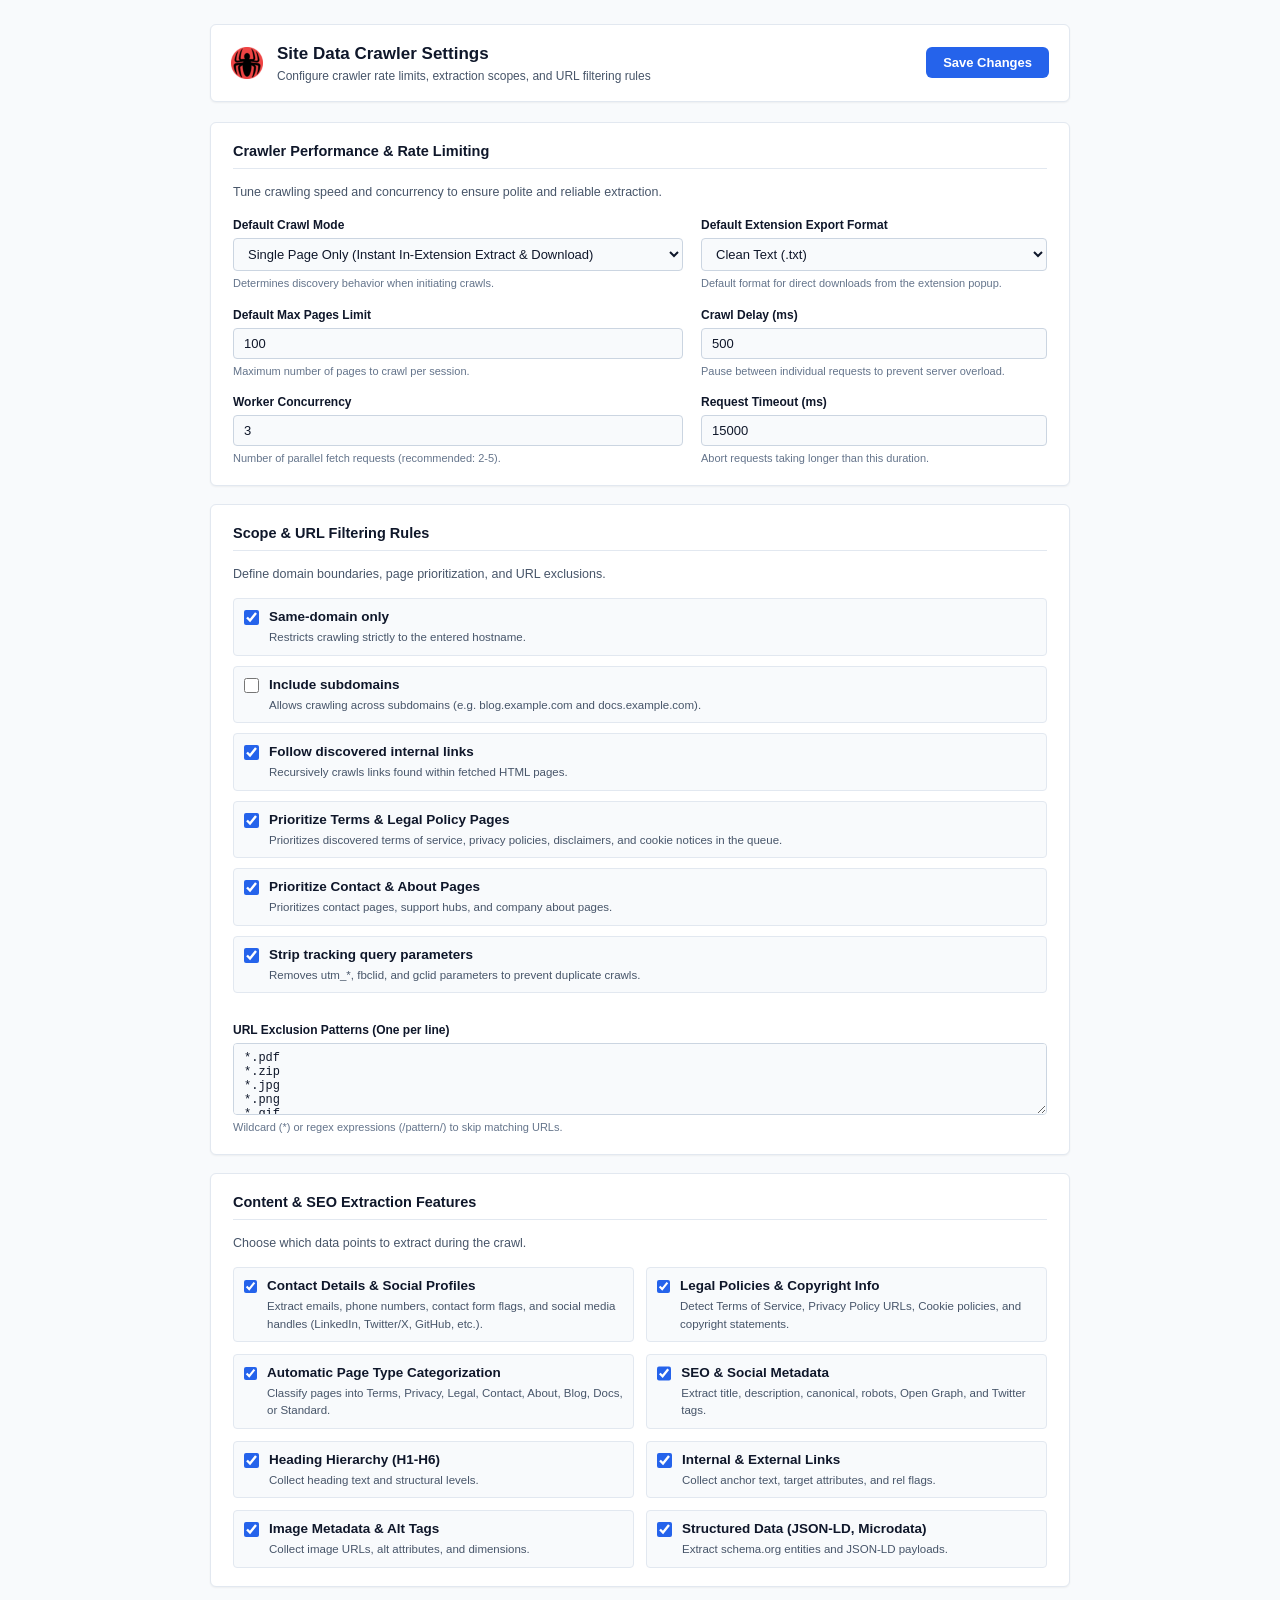
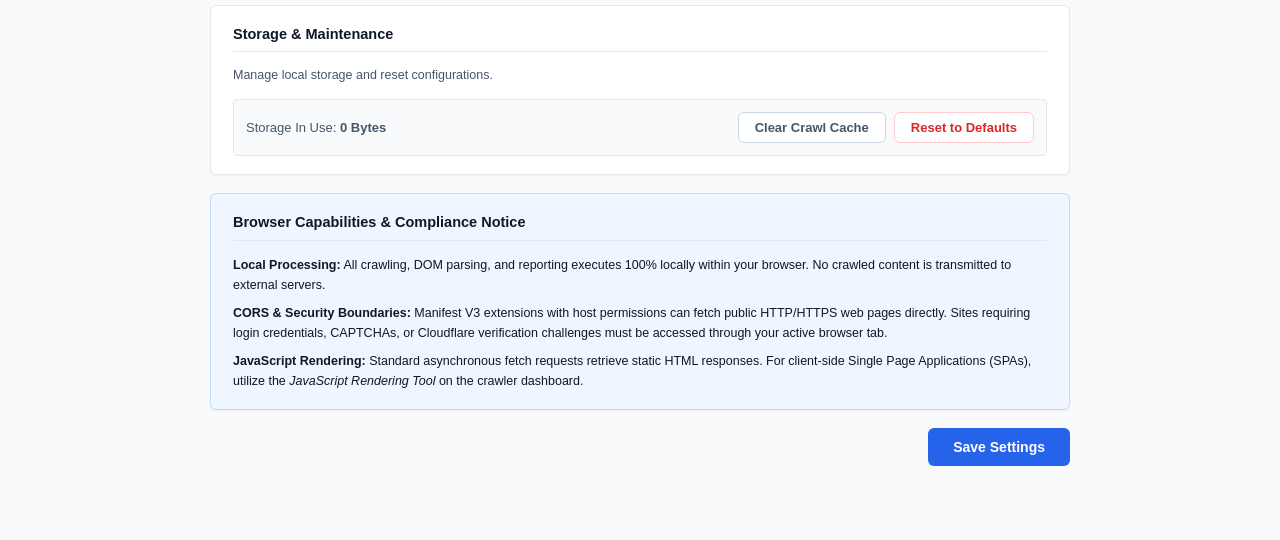
<file: options.html>
<!DOCTYPE html>
<html lang="en">
<head>
  <meta charset="UTF-8">
  <meta name="viewport" content="width=device-width, initial-scale=1.0">
  <title>Site Data Crawler - Options & Settings</title>
  <link rel="stylesheet" href="options.css">
</head>
<body>
  <div class="options-container">
    <!-- Header -->
    <header class="options-header">
      <div class="brand">
        <img src="icons/icon48.png" alt="Logo" width="32" height="32">
        <div>
          <h1 class="page-title">Site Data Crawler Settings</h1>
          <p class="page-subtitle">Configure crawler rate limits, extraction scopes, and URL filtering rules</p>
        </div>
      </div>
      <button id="btnSaveTop" class="btn btn-primary">Save Changes</button>
    </header>

    <main class="options-main">
      <!-- Status Notice -->
      <div id="statusAlert" class="alert-banner hidden"></div>

      <!-- Section 1: Crawler Performance & Rate Limiting -->
      <section class="card settings-section">
        <h2 class="section-title">Crawler Performance & Rate Limiting</h2>
        <p class="section-desc">Tune crawling speed and concurrency to ensure polite and reliable extraction.</p>

        <div class="form-grid">
          <div class="form-group">
            <label for="optCrawlMode" class="form-label">Default Crawl Mode</label>
            <select id="optCrawlMode" class="form-select">
              <option value="single_page">Single Page Only (Instant In-Extension Extract & Download)</option>
              <option value="page_links" selected>Page + All Discovered Links (Instant In-Extension Extract & Download)</option>
              <option value="sitemap_and_links">Sitemap + Discovered Internal Links</option>
              <option value="sitemap">Sitemap Only</option>
              <option value="links_only">Links Crawl Only (No Sitemap)</option>
            </select>
            <span class="field-help">Determines discovery behavior when initiating crawls.</span>
          </div>

          <div class="form-group">
            <label for="optDefaultExportFormat" class="form-label">Default Extension Export Format</label>
            <select id="optDefaultExportFormat" class="form-select">
              <option value="txt" selected>Clean Text (.txt)</option>
              <option value="markdown">Markdown (.md)</option>
              <option value="csv">Spreadsheet CSV (.csv)</option>
              <option value="json">Structured JSON (.json)</option>
              <option value="html">Clean HTML (.html)</option>
            </select>
            <span class="field-help">Default format for direct downloads from the extension popup.</span>
          </div>

          <div class="form-group">
            <label for="optMaxPages" class="form-label">Default Max Pages Limit</label>
            <input type="number" id="optMaxPages" class="form-input" min="1" max="10000" value="100">
            <span class="field-help">Maximum number of pages to crawl per session.</span>
          </div>

          <div class="form-group">
            <label for="optCrawlDelay" class="form-label">Crawl Delay (ms)</label>
            <input type="number" id="optCrawlDelay" class="form-input" min="0" max="60000" step="50" value="500">
            <span class="field-help">Pause between individual requests to prevent server overload.</span>
          </div>

          <div class="form-group">
            <label for="optConcurrency" class="form-label">Worker Concurrency</label>
            <input type="number" id="optConcurrency" class="form-input" min="1" max="10" value="3">
            <span class="field-help">Number of parallel fetch requests (recommended: 2-5).</span>
          </div>

          <div class="form-group">
            <label for="optTimeout" class="form-label">Request Timeout (ms)</label>
            <input type="number" id="optTimeout" class="form-input" min="1000" max="60000" step="1000" value="15000">
            <span class="field-help">Abort requests taking longer than this duration.</span>
          </div>
        </div>
      </section>

      <!-- Section 2: Scope & URL Filtering -->
      <section class="card settings-section">
        <h2 class="section-title">Scope & URL Filtering Rules</h2>
        <p class="section-desc">Define domain boundaries, page prioritization, and URL exclusions.</p>

        <div class="checkbox-list">
          <label class="checkbox-row">
            <input type="checkbox" id="optSameDomain" checked>
            <div>
              <strong>Same-domain only</strong>
              <p class="checkbox-desc">Restricts crawling strictly to the entered hostname.</p>
            </div>
          </label>

          <label class="checkbox-row">
            <input type="checkbox" id="optIncludeSubdomains">
            <div>
              <strong>Include subdomains</strong>
              <p class="checkbox-desc">Allows crawling across subdomains (e.g. blog.example.com and docs.example.com).</p>
            </div>
          </label>

          <label class="checkbox-row">
            <input type="checkbox" id="optFollowLinks" checked>
            <div>
              <strong>Follow discovered internal links</strong>
              <p class="checkbox-desc">Recursively crawls links found within fetched HTML pages.</p>
            </div>
          </label>

          <label class="checkbox-row">
            <input type="checkbox" id="optPrioritizeLegal" checked>
            <div>
              <strong>Prioritize Terms & Legal Policy Pages</strong>
              <p class="checkbox-desc">Prioritizes discovered terms of service, privacy policies, disclaimers, and cookie notices in the queue.</p>
            </div>
          </label>

          <label class="checkbox-row">
            <input type="checkbox" id="optPrioritizeContact" checked>
            <div>
              <strong>Prioritize Contact & About Pages</strong>
              <p class="checkbox-desc">Prioritizes contact pages, support hubs, and company about pages.</p>
            </div>
          </label>

          <label class="checkbox-row">
            <input type="checkbox" id="optIgnoreQueryParams" checked>
            <div>
              <strong>Strip tracking query parameters</strong>
              <p class="checkbox-desc">Removes utm_*, fbclid, and gclid parameters to prevent duplicate crawls.</p>
            </div>
          </label>
        </div>

        <div class="form-group" style="margin-top: 14px;">
          <label for="optExcludePatterns" class="form-label">URL Exclusion Patterns (One per line)</label>
          <textarea id="optExcludePatterns" class="form-textarea" rows="4" placeholder="*.pdf&#10;/wp-admin/*&#10;/cart/*&#10;/login"></textarea>
          <span class="field-help">Wildcard (*) or regex expressions (/pattern/) to skip matching URLs.</span>
        </div>
      </section>

      <!-- Section 3: Extraction Elements -->
      <section class="card settings-section">
        <h2 class="section-title">Content & SEO Extraction Features</h2>
        <p class="section-desc">Choose which data points to extract during the crawl.</p>

        <div class="checkbox-grid-options">
          <label class="checkbox-row">
            <input type="checkbox" id="optExtractContact" checked>
            <div>
              <strong>Contact Details & Social Profiles</strong>
              <p class="checkbox-desc">Extract emails, phone numbers, contact form flags, and social media handles (LinkedIn, Twitter/X, GitHub, etc.).</p>
            </div>
          </label>

          <label class="checkbox-row">
            <input type="checkbox" id="optExtractLegal" checked>
            <div>
              <strong>Legal Policies & Copyright Info</strong>
              <p class="checkbox-desc">Detect Terms of Service, Privacy Policy URLs, Cookie policies, and copyright statements.</p>
            </div>
          </label>

          <label class="checkbox-row">
            <input type="checkbox" id="optClassifyPageTypes" checked>
            <div>
              <strong>Automatic Page Type Categorization</strong>
              <p class="checkbox-desc">Classify pages into Terms, Privacy, Legal, Contact, About, Blog, Docs, or Standard.</p>
            </div>
          </label>

          <label class="checkbox-row">
            <input type="checkbox" id="optExtractMetadata" checked>
            <div>
              <strong>SEO & Social Metadata</strong>
              <p class="checkbox-desc">Extract title, description, canonical, robots, Open Graph, and Twitter tags.</p>
            </div>
          </label>

          <label class="checkbox-row">
            <input type="checkbox" id="optExtractHeadings" checked>
            <div>
              <strong>Heading Hierarchy (H1-H6)</strong>
              <p class="checkbox-desc">Collect heading text and structural levels.</p>
            </div>
          </label>

          <label class="checkbox-row">
            <input type="checkbox" id="optExtractLinks" checked>
            <div>
              <strong>Internal & External Links</strong>
              <p class="checkbox-desc">Collect anchor text, target attributes, and rel flags.</p>
            </div>
          </label>

          <label class="checkbox-row">
            <input type="checkbox" id="optExtractImages" checked>
            <div>
              <strong>Image Metadata & Alt Tags</strong>
              <p class="checkbox-desc">Collect image URLs, alt attributes, and dimensions.</p>
            </div>
          </label>

          <label class="checkbox-row">
            <input type="checkbox" id="optExtractStructuredData" checked>
            <div>
              <strong>Structured Data (JSON-LD, Microdata)</strong>
              <p class="checkbox-desc">Extract schema.org entities and JSON-LD payloads.</p>
            </div>
          </label>
        </div>
      </section>

      <!-- Section 4: Storage & Maintenance -->
      <section class="card settings-section">
        <h2 class="section-title">Storage & Maintenance</h2>
        <p class="section-desc">Manage local storage and reset configurations.</p>

        <div class="storage-actions-row">
          <div class="storage-info">
            <span>Storage In Use: <strong id="storageUsageVal">Calculating...</strong></span>
          </div>

          <div class="btn-group">
            <button id="btnClearCache" class="btn btn-outline">Clear Crawl Cache</button>
            <button id="btnResetDefaults" class="btn btn-danger-outline">Reset to Defaults</button>
          </div>
        </div>
      </section>

      <!-- Section 5: Architecture & Limitations Guide -->
      <section class="card settings-section info-card">
        <h2 class="section-title">Browser Capabilities & Compliance Notice</h2>
        <div class="info-content">
          <p><strong>Local Processing:</strong> All crawling, DOM parsing, and reporting executes 100% locally within your browser. No crawled content is transmitted to external servers.</p>
          <p><strong>CORS & Security Boundaries:</strong> Manifest V3 extensions with host permissions can fetch public HTTP/HTTPS web pages directly. Sites requiring login credentials, CAPTCHAs, or Cloudflare verification challenges must be accessed through your active browser tab.</p>
          <p><strong>JavaScript Rendering:</strong> Standard asynchronous fetch requests retrieve static HTML responses. For client-side Single Page Applications (SPAs), utilize the <em>JavaScript Rendering Tool</em> on the crawler dashboard.</p>
        </div>
      </section>

      <!-- Bottom Save Action -->
      <div class="bottom-actions-bar">
        <button id="btnSaveBottom" class="btn btn-primary btn-lg">Save Settings</button>
      </div>
    </main>
  </div>

  <script type="module" src="options.js"></script>
</body>
</html>
</file>
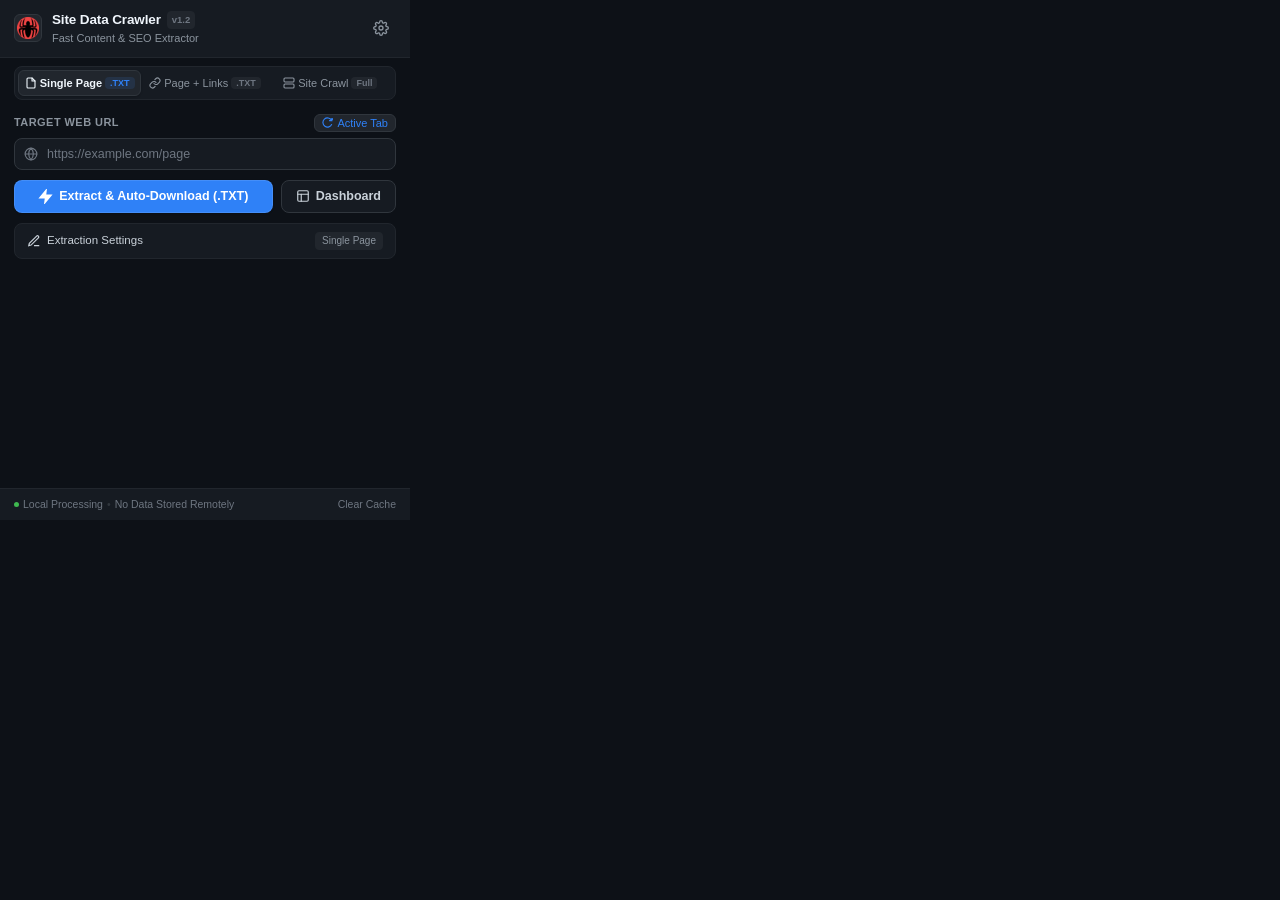
<file: popup.html>
<!DOCTYPE html>
<html lang="en">
<head>
  <meta charset="UTF-8">
  <meta name="viewport" content="width=device-width, initial-scale=1.0">
  <title>Site Data Crawler</title>
  <link rel="stylesheet" href="popup.css">
</head>
<body>
  <div class="popup-container">
    <!-- Header -->
    <header class="app-header">
      <div class="brand">
        <div class="brand-icon-wrap">
          <img src="icons/icon32.png" alt="Site Data Crawler" class="brand-icon" width="22" height="22">
        </div>
        <div class="brand-info">
          <div class="brand-title-row">
            <h1 class="brand-title">Site Data Crawler</h1>
            <span class="version-badge">v1.2</span>
          </div>
          <p class="brand-subtitle">Fast Content & SEO Extractor</p>
        </div>
      </div>
      <div class="header-actions">
        <button id="btnOptions" class="icon-button" title="Settings & Options" aria-label="Settings">
          <svg width="16" height="16" viewBox="0 0 24 24" fill="none" stroke="currentColor" stroke-width="2" stroke-linecap="round" stroke-linejoin="round">
            <circle cx="12" cy="12" r="3"></circle>
            <path d="M19.4 15a1.65 1.65 0 0 0 .33 1.82l.06.06a2 2 0 0 1 0 2.83 2 2 0 0 1-2.83 0l-.06-.06a1.65 1.65 0 0 0-1.82-.33 1.65 1.65 0 0 0-1 1.51V21a2 2 0 0 1-2 2 2 2 0 0 1-2-2v-.09A1.65 1.65 0 0 0 9 19.4a1.65 1.65 0 0 0-1.82.33l-.06.06a2 2 0 0 1-2.83 0 2 2 0 0 1 0-2.83l.06-.06a1.65 1.65 0 0 0 .33-1.82 1.65 1.65 0 0 0-1.51-1H3a2 2 0 0 1-2-2 2 2 0 0 1 2-2h.09A1.65 1.65 0 0 0 4.6 9a1.65 1.65 0 0 0-.33-1.82l-.06-.06a2 2 0 0 1 0-2.83 2 2 0 0 1 2.83 0l.06.06a1.65 1.65 0 0 0 1.82.33H9a1.65 1.65 0 0 0 1-1.51V3a2 2 0 0 1 2-2 2 2 0 0 1 2 2v.09a1.65 1.65 0 0 0 1 1.51 1.65 1.65 0 0 0 1.82-.33l.06-.06a2 2 0 0 1 2.83 0 2 2 0 0 1 0 2.83l-.06.06a1.65 1.65 0 0 0-.33 1.82V9a1.65 1.65 0 0 0 1.51 1H21a2 2 0 0 1 2 2 2 2 0 0 1-2 2h-.09a1.65 1.65 0 0 0-1.51 1z"></path>
          </svg>
        </button>
      </div>
    </header>

    <!-- Segmented Mode Switcher -->
    <div class="segmented-control-wrapper">
      <div class="segmented-control" role="tablist">
        <button id="tabSinglePage" class="segment-btn active" type="button" role="tab" aria-selected="true" title="Extract 1 page and auto-download TXT">
          <svg width="12" height="12" viewBox="0 0 24 24" fill="none" stroke="currentColor" stroke-width="2.2" stroke-linecap="round" stroke-linejoin="round">
            <path d="M14 2H6a2 2 0 0 0-2 2v16a2 2 0 0 0 2 2h12a2 2 0 0 0 2-2V8z"></path>
            <polyline points="14 2 14 8 20 8"></polyline>
          </svg>
          <span>Single Page</span>
          <span class="pill-badge">.TXT</span>
        </button>
        <button id="tabPageLinks" class="segment-btn" type="button" role="tab" aria-selected="false" title="Crawl this page & all discovered links from it, auto-downloading TXT">
          <svg width="12" height="12" viewBox="0 0 24 24" fill="none" stroke="currentColor" stroke-width="2.2" stroke-linecap="round" stroke-linejoin="round">
            <path d="M10 13a5 5 0 0 0 7.54.54l3-3a5 5 0 0 0-7.07-7.07l-1.72 1.71"></path>
            <path d="M14 11a5 5 0 0 0-7.54-.54l-3 3a5 5 0 0 0 7.07 7.07l1.71-1.71"></path>
          </svg>
          <span>Page + Links</span>
          <span class="pill-badge">.TXT</span>
        </button>
        <button id="tabMultiPage" class="segment-btn" type="button" role="tab" aria-selected="false" title="Open full crawler dashboard for deep recursive crawl">
          <svg width="12" height="12" viewBox="0 0 24 24" fill="none" stroke="currentColor" stroke-width="2.2" stroke-linecap="round" stroke-linejoin="round">
            <rect x="2" y="2" width="20" height="8" rx="2" ry="2"></rect>
            <rect x="2" y="14" width="20" height="8" rx="2" ry="2"></rect>
          </svg>
          <span>Site Crawl</span>
          <span class="pill-badge">Full</span>
        </button>
      </div>
    </div>

    <!-- Main Content -->
    <main class="popup-main">
      <!-- Target URL Input -->
      <section class="form-group">
        <div class="input-label-row">
          <label for="inputUrl" class="form-label">Target Web URL</label>
          <button id="btnCurrentTab" class="btn-chip-action" type="button" title="Fetch URL from active browser tab">
            <svg width="11" height="11" viewBox="0 0 24 24" fill="none" stroke="currentColor" stroke-width="2.5">
              <path d="M21.5 2v6h-6M21.34 15.57a10 10 0 1 1-.57-8.38l5.67-5.67"/>
            </svg>
            <span>Active Tab</span>
          </button>
        </div>
        <div class="url-input-wrapper">
          <div class="url-input-icon">
            <svg width="14" height="14" viewBox="0 0 24 24" fill="none" stroke="currentColor" stroke-width="2" stroke-linecap="round" stroke-linejoin="round">
              <circle cx="12" cy="12" r="10"></circle>
              <line x1="2" y1="12" x2="22" y2="12"></line>
              <path d="M12 2a15.3 15.3 0 0 1 4 10 15.3 15.3 0 0 1-4 10 15.3 15.3 0 0 1-4-10 15.3 15.3 0 0 1 4-10z"></path>
            </svg>
          </div>
          <input 
            type="url" 
            id="inputUrl" 
            class="form-input" 
            placeholder="https://example.com/page" 
            required 
            autocomplete="url"
            spellcheck="false"
          >
        </div>
        <div id="activeTabIndicator" class="active-tab-indicator hidden">
          <span class="active-tab-pulse"></span>
          <span id="activeTabLabel" class="active-tab-text">Active tab detected</span>
        </div>
      </section>

      <!-- Action Buttons -->
      <div class="action-buttons-group">
        <button id="btnMainAction" class="btn btn-primary" type="button">
          <svg id="mainActionIcon" width="15" height="15" viewBox="0 0 24 24" fill="none" stroke="currentColor" stroke-width="2.2">
            <polygon points="13 2 3 14 12 14 11 22 21 10 12 10 13 2" fill="currentColor"></polygon>
          </svg>
          <span id="mainActionLabel">Extract & Auto-Download (.TXT)</span>
        </button>
        <button id="btnOpenDashboard" class="btn btn-secondary" type="button" title="Open multi-page crawler dashboard">
          <svg width="14" height="14" viewBox="0 0 24 24" fill="none" stroke="currentColor" stroke-width="2" stroke-linecap="round" stroke-linejoin="round">
            <rect x="3" y="3" width="18" height="18" rx="2" ry="2"></rect>
            <line x1="3" y1="9" x2="21" y2="9"></line>
            <line x1="9" y1="21" x2="9" y2="9"></line>
          </svg>
          <span>Dashboard</span>
        </button>
      </div>

      <!-- Loading State Indicator -->
      <div id="extractLoadingState" class="extract-loading-box hidden">
        <div class="loading-spinner"></div>
        <div class="loading-info">
          <span class="loading-title">Extracting Page Content...</span>
          <span class="loading-subtitle">Parsing DOM hierarchy, text & pricing</span>
        </div>
        <button id="btnCancelCrawl" class="btn-cancel-crawl" type="button" title="Cancel background crawl">Cancel</button>
      </div>

      <!-- Single Page Extraction Result & Direct Download Panel -->
      <section id="singlePageResultPanel" class="result-card hidden">
        <div class="result-card-header">
          <div class="result-header-meta">
            <span id="resStatusBadge" class="badge badge-success">200 OK</span>
            <span id="resLatencyBadge" class="badge badge-neutral">85 ms</span>
            <span id="resPageTypeBadge" class="badge badge-accent">Standard Page</span>
          </div>
          <button id="btnCloseResult" class="close-icon-btn" title="Dismiss" type="button" aria-label="Close">&times;</button>
        </div>

        <div class="result-title-row">
          <h2 id="resPageTitle" class="result-page-title">Page Title</h2>
          <span id="resPageUrl" class="result-page-url">https://example.com</span>
        </div>

        <!-- Metrics Grid -->
        <div class="result-metrics-grid">
          <div class="metric-chip">
            <span class="metric-val" id="resWordCount">0</span>
            <span class="metric-key">Words</span>
          </div>
          <div class="metric-chip">
            <span class="metric-val" id="resHeadingsCount">0</span>
            <span class="metric-key">Headings</span>
          </div>
          <div class="metric-chip">
            <span class="metric-val" id="resLinksCount">0</span>
            <span class="metric-key">Links</span>
          </div>
          <div class="metric-chip">
            <span class="metric-val" id="resImagesCount">0</span>
            <span class="metric-key">Images</span>
          </div>
          <div class="metric-chip" id="chipContacts">
            <span class="metric-val" id="resContactsCount">0</span>
            <span class="metric-key">Contacts</span>
          </div>
          <div class="metric-chip" id="chipLegal">
            <span class="metric-val" id="resLegalBadge">None</span>
            <span class="metric-key">Policies</span>
          </div>
        </div>

        <!-- Direct Download Toolbar -->
        <div class="direct-download-section">
          <div class="download-section-header">
            <span class="download-label">Direct Download:</span>
            <span class="download-hint">Export instant files from extension</span>
          </div>
          <div class="download-buttons-grid">
            <button id="btnDlMarkdown" class="dl-btn" type="button" title="Download clean structured Markdown document">
              <svg class="dl-svg" width="15" height="15" viewBox="0 0 24 24" fill="none" stroke="currentColor" stroke-width="2">
                <path d="M14 2H6a2 2 0 0 0-2 2v16a2 2 0 0 0 2 2h12a2 2 0 0 0 2-2V8z"></path>
                <polyline points="14 2 14 8 20 8"></polyline>
                <line x1="16" y1="13" x2="8" y2="13"></line>
                <line x1="16" y1="17" x2="8" y2="17"></line>
              </svg>
              <div class="dl-btn-content">
                <span class="dl-title">Markdown</span>
                <span class="dl-tag">.md</span>
              </div>
            </button>

            <button id="btnDlTxt" class="dl-btn" type="button" title="Download heading-structured plain text">
              <svg class="dl-svg" width="15" height="15" viewBox="0 0 24 24" fill="none" stroke="currentColor" stroke-width="2">
                <path d="M4 19.5A2.5 2.5 0 0 1 6.5 17H20"></path>
                <path d="M6.5 2H20v20H6.5A2.5 2.5 0 0 1 4 19.5v-15A2.5 2.5 0 0 1 6.5 2z"></path>
              </svg>
              <div class="dl-btn-content">
                <span class="dl-title">Text</span>
                <span class="dl-tag">.txt</span>
              </div>
            </button>

            <button id="btnDlCsv" class="dl-btn" type="button" title="Download SEO data table as CSV spreadsheet">
              <svg class="dl-svg" width="15" height="15" viewBox="0 0 24 24" fill="none" stroke="currentColor" stroke-width="2">
                <rect x="3" y="3" width="18" height="18" rx="2" ry="2"></rect>
                <line x1="3" y1="9" x2="21" y2="9"></line>
                <line x1="3" y1="15" x2="21" y2="15"></line>
                <line x1="9" y1="3" x2="9" y2="21"></line>
              </svg>
              <div class="dl-btn-content">
                <span class="dl-title">Spreadsheet</span>
                <span class="dl-tag">.csv</span>
              </div>
            </button>

            <button id="btnDlJson" class="dl-btn" type="button" title="Download raw structured JSON dataset">
              <svg class="dl-svg" width="15" height="15" viewBox="0 0 24 24" fill="none" stroke="currentColor" stroke-width="2">
                <polyline points="16 18 22 12 16 6"></polyline>
                <polyline points="8 6 2 12 8 18"></polyline>
              </svg>
              <div class="dl-btn-content">
                <span class="dl-title">JSON Data</span>
                <span class="dl-tag">.json</span>
              </div>
            </button>

            <button id="btnDlHtml" class="dl-btn" type="button" title="Download clean standalone readable HTML document">
              <svg class="dl-svg" width="15" height="15" viewBox="0 0 24 24" fill="none" stroke="currentColor" stroke-width="2">
                <circle cx="12" cy="12" r="10"></circle>
                <line x1="2" y1="12" x2="22" y2="12"></line>
                <path d="M12 2a15.3 15.3 0 0 1 4 10 15.3 15.3 0 0 1-4 10 15.3 15.3 0 0 1-4-10 15.3 15.3 0 0 1 4-10z"></path>
              </svg>
              <div class="dl-btn-content">
                <span class="dl-title">HTML</span>
                <span class="dl-tag">.html</span>
              </div>
            </button>

            <button id="btnCopyContent" class="dl-btn dl-btn-accent" type="button" title="Copy markdown to clipboard">
              <svg class="dl-svg" width="15" height="15" viewBox="0 0 24 24" fill="none" stroke="currentColor" stroke-width="2">
                <rect x="9" y="9" width="13" height="13" rx="2" ry="2"></rect>
                <path d="M5 15H4a2 2 0 0 1-2-2V4a2 2 0 0 1 2-2h9a2 2 0 0 1 2 2v1"></path>
              </svg>
              <div class="dl-btn-content">
                <span class="dl-title" id="copyBtnLabel">Copy Text</span>
                <span class="dl-tag">Clipboard</span>
              </div>
            </button>
          </div>
        </div>

        <!-- Content Preview Accordion -->
        <details class="content-preview-accordion">
          <summary class="preview-accordion-header">
            <div class="preview-header-title">
              <svg width="13" height="13" viewBox="0 0 24 24" fill="none" stroke="currentColor" stroke-width="2">
                <polyline points="4 7 4 4 20 4 20 7"></polyline>
                <line x1="9" y1="20" x2="15" y2="20"></line>
                <line x1="12" y1="4" x2="12" y2="20"></line>
              </svg>
              <span>Extracted Headings & Text</span>
            </div>
            <span class="preview-badge" id="previewSummaryBadge">View Content</span>
          </summary>
          <div class="preview-body" id="previewBody">
            <!-- Populated dynamically -->
          </div>
        </details>
      </section>

      <!-- Quick Settings Accordion -->
      <details class="settings-accordion">
        <summary class="accordion-header">
          <span class="accordion-title">
            <svg width="14" height="14" viewBox="0 0 24 24" fill="none" stroke="currentColor" stroke-width="2">
              <path d="M12 20h9"></path>
              <path d="M16.5 3.5a2.121 2.121 0 0 1 3 3L7 19l-4 1 1-4L16.5 3.5z"></path>
            </svg>
            <span>Extraction Settings</span>
          </span>
          <span class="accordion-badge" id="settingsSummaryBadge">Single Page</span>
        </summary>

        <div class="accordion-content">
          <!-- Crawl Mode Selector -->
          <div class="control-row">
            <label for="selectCrawlMode" class="sub-label">Mode</label>
            <select id="selectCrawlMode" class="form-select">
              <option value="single_page" selected>Single Page (In-Popup .TXT)</option>
              <option value="page_links">Page + All Discovered Links (In-Popup .TXT)</option>
              <option value="sitemap_and_links">Sitemap + Links (Full Dashboard)</option>
              <option value="sitemap">Sitemap Only (Full Dashboard)</option>
              <option value="links_only">Links Only (Full Dashboard)</option>
            </select>
          </div>

          <!-- Multi-page controls container -->
          <div id="multiPageControlsContainer" class="hidden">
            <div class="control-row">
              <label for="selectMaxPages" class="sub-label">Max Pages</label>
              <div class="inline-input-group">
                <select id="selectMaxPages" class="form-select">
                  <option value="10">10 pages</option>
                  <option value="50">50 pages</option>
                  <option value="100" selected>100 pages</option>
                  <option value="500">500 pages</option>
                  <option value="custom">Custom...</option>
                </select>
                <input type="number" id="inputCustomPages" class="form-input custom-number-input hidden" min="1" max="10000" placeholder="250">
              </div>
            </div>

            <div class="control-row">
              <label for="selectCrawlDelay" class="sub-label">Delay</label>
              <div class="inline-input-group">
                <select id="selectCrawlDelay" class="form-select">
                  <option value="0">0 ms (Fast)</option>
                  <option value="250">250 ms</option>
                  <option value="500" selected>500 ms (Safe)</option>
                  <option value="1000">1000 ms (Polite)</option>
                  <option value="custom">Custom...</option>
                </select>
                <input type="number" id="inputCustomDelay" class="form-input custom-number-input hidden" min="0" max="60000" step="50" placeholder="ms">
              </div>
            </div>
          </div>

          <!-- Options Checkboxes -->
          <fieldset class="options-fieldset">
            <legend class="options-legend">Extraction Elements</legend>
            <div class="checkbox-grid">
              <label class="checkbox-label">
                <input type="checkbox" id="chkExtractHeadings" checked>
                <span>Headings (H1-H6)</span>
              </label>
              <label class="checkbox-label">
                <input type="checkbox" id="chkExtractContact" checked>
                <span>Emails & Phones</span>
              </label>
              <label class="checkbox-label">
                <input type="checkbox" id="chkExtractLegal" checked>
                <span>Legal Policies</span>
              </label>
              <label class="checkbox-label">
                <input type="checkbox" id="chkClassifyPageTypes" checked>
                <span>Page Types</span>
              </label>
              <label class="checkbox-label">
                <input type="checkbox" id="chkExtractMetadata" checked>
                <span>SEO Metadata</span>
              </label>
              <label class="checkbox-label">
                <input type="checkbox" id="chkExtractLinks" checked>
                <span>Links</span>
              </label>
              <label class="checkbox-label">
                <input type="checkbox" id="chkExtractImages" checked>
                <span>Images & Alt</span>
              </label>
              <label class="checkbox-label">
                <input type="checkbox" id="chkExtractStructuredData" checked>
                <span>Structured Data</span>
              </label>
            </div>
          </fieldset>
        </div>
      </details>

      <!-- Status Banner -->
      <div id="statusBanner" class="status-banner hidden"></div>
    </main>

    <!-- Footer -->
    <footer class="popup-footer">
      <div class="footer-meta">
        <span class="safe-indicator-dot"></span>
        <span>Local Processing</span>
        <span class="dot-separator">•</span>
        <span>No Data Stored Remotely</span>
      </div>
      <button id="btnClearCache" class="footer-link-btn" type="button">Clear Cache</button>
    </footer>
  </div>

  <script type="module" src="popup.js"></script>
</body>
</html>
</file>
<file: index.css>
/* ==========================================================================
   Site Data Crawler - Showcase & Landing Webpage Design System
   ========================================================================== */

@import url('https://fonts.googleapis.com/css2?family=Fira+Code:wght@400;500;600&family=Inter:wght@300;400;500;600;700&family=Outfit:wght@500;600;700;800;900&display=swap');

:root {
  /* Color Palette */
  --bg-body: #07090e;
  --bg-surface: #0e1118;
  --bg-card: rgba(18, 22, 31, 0.75);
  --bg-card-hover: rgba(26, 32, 45, 0.85);
  --bg-glass: rgba(14, 17, 24, 0.65);
  --bg-darker: #05060a;

  /* Primary Brand Glows (Orange / Amber Spider Theme) */
  --primary: #ff6b00;
  --primary-light: #ff8c33;
  --primary-dark: #d95300;
  --primary-glow: rgba(255, 107, 0, 0.35);
  --primary-subtle: rgba(255, 107, 0, 0.12);

  /* Accents */
  --accent-cyan: #00d2ff;
  --accent-cyan-glow: rgba(0, 210, 255, 0.25);
  --accent-purple: #a855f7;
  --accent-green: #10b981;
  --accent-amber: #f59e0b;
  --accent-rose: #f43f5e;

  /* Typography */
  --text-main: #f8fafc;
  --text-muted: #94a3b8;
  --text-dim: #64748b;
  --text-primary: #ff8c33;

  /* Borders & Shadows */
  --border-subtle: rgba(255, 255, 255, 0.08);
  --border-card: rgba(255, 255, 255, 0.12);
  --border-active: rgba(255, 107, 0, 0.5);
  --shadow-sm: 0 4px 12px rgba(0, 0, 0, 0.35);
  --shadow-lg: 0 12px 32px -4px rgba(0, 0, 0, 0.5);
  --shadow-glow: 0 0 40px -10px var(--primary-glow);
  --shadow-cyan-glow: 0 0 40px -10px var(--accent-cyan-glow);

  /* Layout & Sizing */
  --container-max: 1360px;
  --header-height: 76px;
  --radius-sm: 8px;
  --radius-md: 14px;
  --radius-lg: 20px;
  --radius-pill: 9999px;

  /* Transitions */
  --trans-fast: 0.15s cubic-bezier(0.4, 0, 0.2, 1);
  --trans-base: 0.25s cubic-bezier(0.4, 0, 0.2, 1);
  --trans-slow: 0.4s cubic-bezier(0.16, 1, 0.3, 1);
}

/* Reset & Base Styles */
*, *::before, *::after {
  box-sizing: border-box;
  margin: 0;
  padding: 0;
}

html {
  scroll-behavior: smooth;
  color-scheme: dark;
}

body {
  font-family: 'Inter', -apple-system, BlinkMacSystemFont, sans-serif;
  background-color: var(--bg-body);
  color: var(--text-main);
  line-height: 1.6;
  overflow-x: hidden;
  position: relative;
  -webkit-font-smoothing: antialiased;
}

/* Ambient Background Canvas Effects */
.bg-ambient-grid {
  position: fixed;
  inset: 0;
  background-image: 
    linear-gradient(to right, rgba(255, 255, 255, 0.03) 1px, transparent 1px),
    linear-gradient(to bottom, rgba(255, 255, 255, 0.03) 1px, transparent 1px);
  background-size: 48px 48px;
  mask-image: radial-gradient(circle at center, black 40%, transparent 85%);
  -webkit-mask-image: radial-gradient(circle at center, black 40%, transparent 85%);
  pointer-events: none;
  z-index: 0;
}

.glow-orb {
  position: fixed;
  border-radius: 50%;
  filter: blur(120px);
  pointer-events: none;
  z-index: 0;
  opacity: 0.45;
}

.glow-orb-1 {
  width: 600px;
  height: 600px;
  background: radial-gradient(circle, var(--primary) 0%, transparent 70%);
  top: -150px;
  left: 50%;
  transform: translateX(-50%);
}

.glow-orb-2 {
  width: 450px;
  height: 450px;
  background: radial-gradient(circle, var(--accent-purple) 0%, transparent 70%);
  bottom: 20%;
  right: -100px;
  opacity: 0.3;
}

.glow-orb-3 {
  width: 500px;
  height: 500px;
  background: radial-gradient(circle, var(--accent-cyan) 0%, transparent 70%);
  top: 40%;
  left: -150px;
  opacity: 0.25;
}

/* Layout Containers */
.container {
  width: 100%;
  max-width: var(--container-max);
  margin: 0 auto;
  padding: 0 24px;
  position: relative;
  z-index: 1;
}

/* Typography */
h1, h2, h3, h4, h5, h6 {
  font-family: 'Outfit', sans-serif;
  color: var(--text-main);
  font-weight: 700;
  line-height: 1.2;
}

.gradient-text {
  background: linear-gradient(135deg, #ffffff 0%, var(--primary-light) 60%, var(--primary) 100%);
  -webkit-background-clip: text;
  -webkit-text-fill-color: transparent;
}

.gradient-cyan-text {
  background: linear-gradient(135deg, #ffffff 0%, var(--accent-cyan) 80%);
  -webkit-background-clip: text;
  -webkit-text-fill-color: transparent;
}

/* ==========================================================================
   Header & Navigation
   ========================================================================== */
.site-header {
  position: sticky;
  top: 0;
  width: 100%;
  height: var(--header-height);
  background: var(--bg-glass);
  backdrop-filter: blur(16px);
  -webkit-backdrop-filter: blur(16px);
  border-bottom: 1px solid var(--border-subtle);
  z-index: 1000;
  display: flex;
  align-items: center;
}

.nav-wrapper {
  display: flex;
  align-items: center;
  justify-content: space-between;
  gap: 28px;
  width: 100%;
}

.brand-link {
  display: flex;
  align-items: center;
  gap: 12px;
  text-decoration: none;
  color: var(--text-main);
  flex-shrink: 0;
}

.brand-logo-wrap {
  width: 38px;
  height: 38px;
  background: linear-gradient(135deg, rgba(255, 107, 0, 0.2), rgba(255, 140, 51, 0.08));
  border: 1px solid rgba(255, 107, 0, 0.35);
  border-radius: 10px;
  display: flex;
  align-items: center;
  justify-content: center;
  box-shadow: 0 0 16px rgba(255, 107, 0, 0.25);
  flex-shrink: 0;
  transition: transform var(--trans-base), box-shadow var(--trans-base);
}

.brand-link:hover .brand-logo-wrap {
  transform: rotate(10deg) scale(1.08);
  box-shadow: 0 0 24px rgba(255, 107, 0, 0.45);
}

.brand-logo-img {
  width: 26px;
  height: 26px;
  object-fit: contain;
  filter: drop-shadow(0 0 4px rgba(255, 107, 0, 0.8));
}

.brand-text-wrap {
  display: inline-flex;
  align-items: center;
  gap: 10px;
}

.brand-name {
  font-family: 'Outfit', sans-serif;
  font-size: 20px;
  font-weight: 800;
  letter-spacing: -0.5px;
  white-space: nowrap;
}

.brand-tag {
  font-size: 11px;
  font-weight: 700;
  color: var(--primary);
  background: var(--primary-subtle);
  border: 1px solid var(--border-active);
  padding: 2px 8px;
  border-radius: var(--radius-pill);
  letter-spacing: 0.5px;
  text-transform: uppercase;
  white-space: nowrap;
}

.nav-menu {
  display: flex;
  align-items: center;
  justify-content: center;
  flex: 1;
  min-width: 0;
}

.nav-links {
  display: flex;
  align-items: center;
  gap: 24px;
  list-style: none;
  flex-wrap: nowrap;
}

.nav-link {
  color: var(--text-muted);
  text-decoration: none;
  font-size: 14px;
  font-weight: 500;
  transition: color var(--trans-fast);
  position: relative;
  white-space: nowrap;
  padding: 6px 0;
  display: inline-block;
}

.nav-link:hover, .nav-link.active {
  color: var(--text-main);
}

.nav-link.active::after {
  content: '';
  position: absolute;
  bottom: -2px;
  left: 0;
  right: 0;
  height: 2px;
  background: var(--primary);
  border-radius: 2px;
  box-shadow: 0 0 8px var(--primary);
}

.nav-actions {
  display: flex;
  align-items: center;
  gap: 16px;
}

/* ==========================================================================
   Buttons & UI Elements
   ========================================================================== */
.btn {
  display: inline-flex;
  align-items: center;
  justify-content: center;
  gap: 10px;
  padding: 10px 22px;
  font-size: 14px;
  font-weight: 600;
  border-radius: var(--radius-md);
  text-decoration: none;
  cursor: pointer;
  transition: all var(--trans-base);
  border: 1px solid transparent;
  white-space: nowrap;
}

.btn-primary {
  background: linear-gradient(135deg, var(--primary) 0%, var(--primary-dark) 100%);
  color: #ffffff;
  box-shadow: 0 4px 20px var(--primary-glow);
}

.btn-primary:hover {
  transform: translateY(-2px);
  box-shadow: 0 8px 28px var(--primary-glow);
  filter: brightness(1.1);
}

.btn-secondary {
  background: rgba(255, 255, 255, 0.05);
  border-color: var(--border-subtle);
  color: var(--text-main);
  backdrop-filter: blur(10px);
}

.btn-secondary:hover {
  background: rgba(255, 255, 255, 0.1);
  border-color: var(--border-card);
  transform: translateY(-2px);
}

.btn-glow {
  position: relative;
  overflow: hidden;
}

.btn-glow::after {
  content: '';
  position: absolute;
  top: -50%;
  left: -50%;
  width: 200%;
  height: 200%;
  background: linear-gradient(45deg, transparent, rgba(255, 255, 255, 0.15), transparent);
  transform: rotate(45deg) translateY(-100%);
  transition: transform 0.6s ease;
}

.btn-glow:hover::after {
  transform: rotate(45deg) translateY(100%);
}

.btn-lg {
  padding: 14px 28px;
  font-size: 16px;
  border-radius: var(--radius-md);
}

/* Badges */
.badge {
  display: inline-flex;
  align-items: center;
  gap: 6px;
  padding: 4px 10px;
  border-radius: var(--radius-pill);
  font-size: 12px;
  font-weight: 600;
  text-transform: capitalize;
}

.badge-primary { background: var(--primary-subtle); color: var(--primary-light); border: 1px solid var(--border-active); }
.badge-cyan { background: rgba(0, 210, 255, 0.1); color: var(--accent-cyan); border: 1px solid rgba(0, 210, 255, 0.3); }
.badge-purple { background: rgba(168, 85, 247, 0.1); color: var(--accent-purple); border: 1px solid rgba(168, 85, 247, 0.3); }
.badge-green { background: rgba(16, 185, 129, 0.1); color: var(--accent-green); border: 1px solid rgba(16, 185, 129, 0.3); }
.badge-terms { background: rgba(239, 68, 68, 0.12); color: #f87171; border: 1px solid rgba(239, 68, 68, 0.3); }
.badge-privacy { background: rgba(14, 165, 233, 0.12); color: #38bdf8; border: 1px solid rgba(14, 165, 233, 0.3); }
.badge-contact { background: rgba(16, 185, 129, 0.12); color: #34d399; border: 1px solid rgba(16, 185, 129, 0.3); }
.badge-about { background: rgba(245, 158, 11, 0.12); color: #fbbf24; border: 1px solid rgba(245, 158, 11, 0.3); }

/* ==========================================================================
   Hero Section
   ========================================================================== */
.hero-section {
  padding: 80px 0 60px;
  text-align: center;
  position: relative;
}

.hero-pill-badge {
  display: inline-flex;
  align-items: center;
  gap: 8px;
  padding: 6px 16px;
  background: var(--bg-card);
  border: 1px solid var(--border-card);
  border-radius: var(--radius-pill);
  font-size: 13px;
  font-weight: 600;
  color: var(--text-muted);
  margin-bottom: 28px;
  backdrop-filter: blur(12px);
}

.hero-pill-badge .pulse-dot {
  width: 8px;
  height: 8px;
  background-color: var(--primary);
  border-radius: 50%;
  box-shadow: 0 0 10px var(--primary);
  animation: pulse-glow 2s infinite;
}

@keyframes pulse-glow {
  0%, 100% { transform: scale(1); opacity: 1; }
  50% { transform: scale(1.3); opacity: 0.6; }
}

.hero-title {
  font-size: clamp(38px, 6vw, 68px);
  font-weight: 800;
  letter-spacing: -1.5px;
  max-width: 950px;
  margin: 0 auto 24px;
}

.hero-subtitle {
  font-size: clamp(16px, 2vw, 20px);
  color: var(--text-muted);
  max-width: 760px;
  margin: 0 auto 40px;
  font-weight: 400;
}

.hero-cta-group {
  display: flex;
  align-items: center;
  justify-content: center;
  gap: 18px;
  flex-wrap: wrap;
  margin-bottom: 56px;
}

/* Hero Stats */
.hero-stats-grid {
  display: grid;
  grid-template-columns: repeat(auto-fit, minmax(200px, 1fr));
  gap: 20px;
  max-width: 980px;
  margin: 0 auto 60px;
}

.stat-box {
  background: var(--bg-card);
  border: 1px solid var(--border-subtle);
  border-radius: var(--radius-md);
  padding: 20px;
  text-align: center;
  backdrop-filter: blur(10px);
  transition: transform var(--trans-base), border-color var(--trans-base);
}

.stat-box:hover {
  transform: translateY(-3px);
  border-color: var(--border-active);
}

.stat-value {
  font-family: 'Outfit', sans-serif;
  font-size: 32px;
  font-weight: 800;
  color: var(--primary-light);
  margin-bottom: 4px;
}

.stat-label {
  font-size: 13px;
  color: var(--text-muted);
  font-weight: 500;
}

/* ==========================================================================
   Interactive Simulator Section (Playground)
   ========================================================================== */
.playground-section {
  padding: 80px 0;
  position: relative;
}

.section-header {
  text-align: center;
  max-width: 760px;
  margin: 0 auto 50px;
}

.section-tag {
  color: var(--primary);
  font-family: 'Outfit', sans-serif;
  font-size: 13px;
  font-weight: 700;
  letter-spacing: 1.5px;
  text-transform: uppercase;
  margin-bottom: 12px;
  display: inline-block;
}

.section-title {
  font-size: clamp(28px, 4vw, 44px);
  font-weight: 800;
  letter-spacing: -1px;
  margin-bottom: 16px;
}

.section-desc {
  font-size: 16px;
  color: var(--text-muted);
}

/* Simulator Window Mockup */
.crawler-mockup-window {
  background: var(--bg-surface);
  border: 1px solid var(--border-card);
  border-radius: var(--radius-lg);
  overflow: hidden;
  box-shadow: var(--shadow-lg), var(--shadow-glow);
  position: relative;
}

.mockup-header-bar {
  background: rgba(14, 17, 24, 0.9);
  padding: 14px 20px;
  border-bottom: 1px solid var(--border-subtle);
  display: flex;
  align-items: center;
  justify-content: space-between;
  flex-wrap: wrap;
  gap: 16px;
}

.window-dots {
  display: flex;
  align-items: center;
  gap: 8px;
}

.window-dot {
  width: 12px;
  height: 12px;
  border-radius: 50%;
}

.dot-red { background: #ef4444; }
.dot-yellow { background: #f59e0b; }
.dot-green { background: #10b981; }

.mockup-presets-picker {
  display: flex;
  align-items: center;
  gap: 8px;
  flex-wrap: wrap;
}

.preset-btn {
  background: rgba(255, 255, 255, 0.05);
  border: 1px solid var(--border-subtle);
  color: var(--text-muted);
  font-size: 12px;
  font-weight: 600;
  padding: 6px 12px;
  border-radius: var(--radius-sm);
  cursor: pointer;
  transition: all var(--trans-fast);
}

.preset-btn:hover, .preset-btn.active {
  background: var(--primary-subtle);
  color: var(--primary-light);
  border-color: var(--border-active);
}

/* Control Row */
.sim-controls-row {
  padding: 16px 20px;
  background: rgba(255, 255, 255, 0.02);
  border-bottom: 1px solid var(--border-subtle);
  display: flex;
  align-items: center;
  gap: 12px;
  flex-wrap: wrap;
}

.sim-input-group {
  flex: 1;
  min-width: 260px;
  position: relative;
}

.sim-url-input {
  width: 100%;
  background: rgba(0, 0, 0, 0.4);
  border: 1px solid var(--border-card);
  color: var(--text-main);
  font-family: 'Fira Code', monospace;
  font-size: 13px;
  padding: 10px 14px 10px 38px;
  border-radius: var(--radius-sm);
  outline: none;
  transition: border-color var(--trans-fast);
}

.sim-url-input:focus {
  border-color: var(--primary);
  box-shadow: 0 0 0 2px var(--primary-glow);
}

.sim-input-icon {
  position: absolute;
  left: 12px;
  top: 50%;
  transform: translateY(-50%);
  color: var(--text-dim);
}

/* Live Simulation Metrics Bar */
.sim-metrics-bar {
  display: grid;
  grid-template-columns: repeat(auto-fit, minmax(130px, 1fr));
  gap: 1px;
  background: var(--border-subtle);
  border-bottom: 1px solid var(--border-subtle);
}

.sim-metric-cell {
  background: var(--bg-surface);
  padding: 14px 18px;
  text-align: center;
}

.sim-metric-val {
  font-family: 'Outfit', sans-serif;
  font-size: 20px;
  font-weight: 700;
  color: var(--text-main);
}

.sim-metric-val.text-success { color: var(--accent-green); }
.sim-metric-val.text-primary { color: var(--primary-light); }
.sim-metric-val.text-cyan { color: var(--accent-cyan); }

.sim-metric-lbl {
  font-size: 11px;
  color: var(--text-muted);
  text-transform: uppercase;
  letter-spacing: 0.5px;
  margin-top: 2px;
}

/* Simulator Table */
.sim-table-wrapper {
  max-height: 380px;
  overflow-y: auto;
  position: relative;
}

.sim-table {
  width: 100%;
  border-collapse: collapse;
  font-size: 13px;
  text-align: left;
}

.sim-table th {
  background: rgba(14, 17, 24, 0.95);
  color: var(--text-muted);
  font-weight: 600;
  padding: 12px 16px;
  border-bottom: 1px solid var(--border-subtle);
  position: sticky;
  top: 0;
  z-index: 10;
}

.sim-table td {
  padding: 12px 16px;
  border-bottom: 1px solid rgba(255, 255, 255, 0.04);
  color: var(--text-main);
}

.sim-table tr:hover {
  background: rgba(255, 255, 255, 0.03);
}

.url-code-text {
  font-family: 'Fira Code', monospace;
  font-size: 12px;
  color: var(--accent-cyan);
}

/* Progress bar inside simulation */
.sim-progress-strip {
  height: 3px;
  background: rgba(255, 255, 255, 0.05);
  position: relative;
  overflow: hidden;
}

.sim-progress-fill {
  height: 100%;
  background: linear-gradient(90deg, var(--primary), var(--accent-cyan));
  width: 0%;
  transition: width 0.3s ease;
}

/* ==========================================================================
   Feature Showcase Grid
   ========================================================================== */
.features-section {
  padding: 100px 0;
}

.features-grid {
  display: grid;
  grid-template-columns: repeat(auto-fit, minmax(350px, 1fr));
  gap: 28px;
}

.feature-card {
  background: var(--bg-card);
  border: 1px solid var(--border-subtle);
  border-radius: var(--radius-lg);
  padding: 36px 30px;
  backdrop-filter: blur(12px);
  transition: all var(--trans-base);
  position: relative;
  overflow: hidden;
}

.feature-card:hover {
  transform: translateY(-6px);
  border-color: var(--border-active);
  box-shadow: var(--shadow-lg), 0 0 25px var(--primary-subtle);
}

.feature-icon-box {
  width: 56px;
  height: 56px;
  border-radius: var(--radius-md);
  background: var(--primary-subtle);
  border: 1px solid var(--border-active);
  display: flex;
  align-items: center;
  justify-content: center;
  color: var(--primary-light);
  margin-bottom: 24px;
  transition: transform var(--trans-base);
}

.feature-card:hover .feature-icon-box {
  transform: scale(1.1) rotate(5deg);
}

.feature-title {
  font-size: 22px;
  font-weight: 700;
  margin-bottom: 12px;
}

.feature-desc {
  font-size: 14px;
  color: var(--text-muted);
  line-height: 1.6;
  margin-bottom: 20px;
}

.feature-tag-list {
  display: flex;
  flex-wrap: wrap;
  gap: 8px;
}

/* ==========================================================================
   Multi-Format Export Showcase
   ========================================================================== */
.export-showcase-section {
  padding: 100px 0;
  background: radial-gradient(circle at center, rgba(255, 107, 0, 0.05) 0%, transparent 70%);
}

.export-tabs-nav {
  display: flex;
  align-items: center;
  justify-content: center;
  gap: 10px;
  flex-wrap: wrap;
  margin-bottom: 30px;
}

.export-tab-btn {
  background: var(--bg-card);
  border: 1px solid var(--border-subtle);
  color: var(--text-muted);
  font-size: 14px;
  font-weight: 600;
  padding: 10px 20px;
  border-radius: var(--radius-md);
  cursor: pointer;
  transition: all var(--trans-fast);
  display: flex;
  align-items: center;
  gap: 8px;
}

.export-tab-btn:hover, .export-tab-btn.active {
  background: var(--primary-subtle);
  color: var(--text-main);
  border-color: var(--border-active);
  box-shadow: 0 0 15px var(--primary-glow);
}

.export-code-card {
  background: #090b10;
  border: 1px solid var(--border-card);
  border-radius: var(--radius-lg);
  overflow: hidden;
  box-shadow: var(--shadow-lg);
}

.export-code-header {
  background: rgba(18, 22, 31, 0.8);
  padding: 12px 20px;
  display: flex;
  align-items: center;
  justify-content: space-between;
  border-bottom: 1px solid var(--border-subtle);
}

.export-file-name {
  font-family: 'Fira Code', monospace;
  font-size: 13px;
  color: var(--accent-cyan);
}

.btn-copy-code {
  background: rgba(255, 255, 255, 0.06);
  border: 1px solid var(--border-subtle);
  color: var(--text-main);
  font-size: 12px;
  padding: 5px 12px;
  border-radius: var(--radius-sm);
  cursor: pointer;
  transition: all var(--trans-fast);
}

.btn-copy-code:hover {
  background: var(--primary);
  color: #fff;
}

.export-code-pre {
  padding: 24px;
  font-family: 'Fira Code', monospace;
  font-size: 13px;
  line-height: 1.7;
  color: #e2e8f0;
  overflow-x: auto;
  max-height: 380px;
}

/* ==========================================================================
   Comparison Table Matrix
   ========================================================================== */
.comparison-section {
  padding: 90px 0;
}

.comparison-table-wrapper {
  background: var(--bg-surface);
  border: 1px solid var(--border-card);
  border-radius: var(--radius-lg);
  overflow: hidden;
  box-shadow: var(--shadow-lg);
}

.comp-table {
  width: 100%;
  border-collapse: collapse;
  text-align: left;
}

.comp-table th {
  background: rgba(255, 255, 255, 0.03);
  padding: 18px 24px;
  font-size: 14px;
  font-weight: 700;
  border-bottom: 1px solid var(--border-subtle);
}

.comp-table th.highlight-col {
  background: var(--primary-subtle);
  color: var(--primary-light);
  border-bottom: 2px solid var(--primary);
}

.comp-table td {
  padding: 16px 24px;
  font-size: 14px;
  border-bottom: 1px solid rgba(255, 255, 255, 0.04);
}

.comp-table td.highlight-col {
  background: rgba(255, 107, 0, 0.03);
  font-weight: 600;
  color: var(--text-main);
}

.check-icon {
  color: var(--accent-green);
  font-weight: 800;
}

.cross-icon {
  color: var(--accent-rose);
  font-weight: 800;
}

/* ==========================================================================
   Installation Guide (3-Steps)
   ========================================================================== */
.install-section {
  padding: 90px 0;
}

.install-steps-grid {
  display: grid;
  grid-template-columns: repeat(auto-fit, minmax(280px, 1fr));
  gap: 24px;
}

.step-card {
  background: var(--bg-card);
  border: 1px solid var(--border-subtle);
  border-radius: var(--radius-lg);
  padding: 32px 26px;
  position: relative;
  backdrop-filter: blur(10px);
}

.step-number-badge {
  width: 44px;
  height: 44px;
  border-radius: 50%;
  background: var(--primary-subtle);
  border: 1px solid var(--border-active);
  color: var(--primary-light);
  font-family: 'Outfit', sans-serif;
  font-size: 18px;
  font-weight: 800;
  display: flex;
  align-items: center;
  justify-content: center;
  margin-bottom: 20px;
}

.step-title {
  font-size: 18px;
  font-weight: 700;
  margin-bottom: 10px;
}

.step-desc {
  font-size: 14px;
  color: var(--text-muted);
  line-height: 1.6;
}

/* Code Snippet Box */
.code-snippet-box {
  background: #05060a;
  border: 1px solid var(--border-subtle);
  border-radius: var(--radius-sm);
  padding: 10px 14px;
  margin-top: 14px;
  font-family: 'Fira Code', monospace;
  font-size: 12px;
  color: var(--accent-cyan);
  display: flex;
  align-items: center;
  justify-content: space-between;
  word-break: break-all;
}

/* ==========================================================================
   FAQ Accordion
   ========================================================================== */
.faq-section {
  padding: 90px 0;
}

.faq-container {
  max-width: 840px;
  margin: 0 auto;
  display: flex;
  flex-direction: column;
  gap: 16px;
}

.faq-item {
  background: var(--bg-card);
  border: 1px solid var(--border-subtle);
  border-radius: var(--radius-md);
  overflow: hidden;
  transition: border-color var(--trans-fast);
}

.faq-item.open {
  border-color: var(--border-active);
}

.faq-question {
  padding: 20px 24px;
  display: flex;
  align-items: center;
  justify-content: space-between;
  cursor: pointer;
  user-select: none;
  font-weight: 600;
  font-size: 16px;
}

.faq-chevron {
  transition: transform var(--trans-base);
  color: var(--primary);
}

.faq-item.open .faq-chevron {
  transform: rotate(180deg);
}

.faq-answer {
  padding: 0 24px 20px;
  color: var(--text-muted);
  font-size: 14px;
  line-height: 1.7;
  display: none;
}

.faq-item.open .faq-answer {
  display: block;
}

/* ==========================================================================
   Call To Action Banner & Footer
   ========================================================================== */
.cta-banner-section {
  padding: 80px 0 100px;
}

.cta-banner-card {
  background: linear-gradient(135deg, rgba(255, 107, 0, 0.15) 0%, rgba(14, 17, 24, 0.95) 100%);
  border: 1px solid var(--border-active);
  border-radius: var(--radius-lg);
  padding: 60px 40px;
  text-align: center;
  box-shadow: var(--shadow-glow);
  position: relative;
  overflow: hidden;
}

.cta-title {
  font-size: clamp(28px, 4vw, 46px);
  margin-bottom: 16px;
}

.cta-desc {
  font-size: 16px;
  color: var(--text-muted);
  max-width: 600px;
  margin: 0 auto 36px;
}

.site-footer {
  border-top: 1px solid var(--border-subtle);
  background: var(--bg-surface);
  padding: 50px 0 30px;
  font-size: 13px;
  color: var(--text-muted);
}

.footer-grid {
  display: flex;
  align-items: center;
  justify-content: space-between;
  flex-wrap: wrap;
  gap: 20px;
  margin-bottom: 30px;
}

.footer-links {
  display: flex;
  gap: 24px;
  list-style: none;
}

.footer-links a {
  color: var(--text-muted);
  text-decoration: none;
  transition: color var(--trans-fast);
}

.footer-links a:hover {
  color: var(--primary-light);
}

/* ==========================================================================
   Toast Notification
   ========================================================================== */
.toast-notice {
  position: fixed;
  bottom: 24px;
  right: 24px;
  background: #1e293b;
  border: 1px solid var(--primary);
  color: var(--text-main);
  padding: 12px 20px;
  border-radius: var(--radius-md);
  font-size: 13px;
  font-weight: 600;
  box-shadow: var(--shadow-lg);
  z-index: 9999;
  opacity: 0;
  transform: translateY(20px);
  transition: all var(--trans-base);
  pointer-events: none;
}

.toast-notice.show {
  opacity: 1;
  transform: translateY(0);
}

/* ==========================================================================
   Responsive Breakpoints
   ========================================================================== */
@media (max-width: 900px) {
  .nav-links { display: none; }
  .features-grid { grid-template-columns: 1fr; }
  .hero-stats-grid { grid-template-columns: repeat(2, 1fr); }
}

@media (max-width: 600px) {
  .hero-stats-grid { grid-template-columns: 1fr; }
  .sim-metrics-bar { grid-template-columns: repeat(2, 1fr); }
  .footer-grid { flex-direction: column; text-align: center; }
}
</file>
<file: crawler.css>
/* ==========================================================================
   Site Data Crawler - Premium Dark Cyber Dashboard Design System
   ========================================================================== */

@import url('https://fonts.googleapis.com/css2?family=Fira+Code:wght@400;500;600&family=Inter:wght@300;400;500;600;700&family=Outfit:wght@500;600;700;800&display=swap');

:root {
  /* Dark Theme Palette */
  --bg-app: #07090e;
  --bg-surface: #0d111a;
  --bg-card: rgba(16, 21, 31, 0.85);
  --bg-card-hover: rgba(23, 30, 44, 0.95);
  --bg-card-muted: rgba(255, 255, 255, 0.03);
  --bg-hover: rgba(255, 255, 255, 0.05);
  --bg-glass: rgba(13, 17, 26, 0.8);
  --bg-darker: #040508;

  /* Typography Colors */
  --text-main: #f8fafc;
  --text-muted: #94a3b8;
  --text-subtle: #64748b;
  --text-dim: #475569;

  /* Borders */
  --border: rgba(255, 255, 255, 0.08);
  --border-strong: rgba(255, 255, 255, 0.16);
  --border-glow: rgba(255, 107, 0, 0.35);

  /* Primary Brand (Orange / Amber Spider Theme) */
  --primary: #ff6b00;
  --primary-light: #ff8c33;
  --primary-dark: #d95300;
  --primary-hover: #ff7d1a;
  --primary-subtle: rgba(255, 107, 0, 0.12);
  --primary-border: rgba(255, 107, 0, 0.4);
  --primary-glow: rgba(255, 107, 0, 0.35);

  /* Semantic Accents */
  --success: #10b981;
  --success-hover: #059669;
  --success-subtle: rgba(16, 185, 129, 0.12);
  --success-border: rgba(16, 185, 129, 0.3);

  --danger: #ef4444;
  --danger-hover: #dc2626;
  --danger-subtle: rgba(239, 68, 68, 0.12);
  --danger-border: rgba(239, 68, 68, 0.3);

  --warning: #f59e0b;
  --warning-subtle: rgba(245, 158, 11, 0.12);
  --warning-border: rgba(245, 158, 11, 0.3);

  --accent-cyan: #00d2ff;
  --accent-purple: #a855f7;

  /* Radii & Shadows */
  --radius-sm: 6px;
  --radius-md: 10px;
  --radius-lg: 16px;
  --radius-pill: 9999px;

  --shadow-sm: 0 2px 8px rgba(0, 0, 0, 0.4);
  --shadow-md: 0 8px 24px -4px rgba(0, 0, 0, 0.5);
  --shadow-lg: 0 16px 36px -6px rgba(0, 0, 0, 0.6);
  --shadow-glow: 0 0 30px -5px var(--primary-glow);

  /* Fonts */
  --font: 'Inter', -apple-system, BlinkMacSystemFont, "Segoe UI", Roboto, sans-serif;
  --font-heading: 'Outfit', sans-serif;
  --font-mono: 'Fira Code', ui-monospace, SFMono-Regular, Menlo, Monaco, Consolas, monospace;

  /* Transitions */
  --trans-fast: 0.15s cubic-bezier(0.4, 0, 0.2, 1);
  --trans-base: 0.25s cubic-bezier(0.4, 0, 0.2, 1);
}

/* Reset & Base Styles */
* {
  box-sizing: border-box;
  margin: 0;
  padding: 0;
}

body {
  background-color: var(--bg-app);
  color: var(--text-main);
  font-family: var(--font);
  font-size: 13px;
  line-height: 1.5;
  -webkit-font-smoothing: antialiased;
  min-height: 100vh;
  position: relative;
  overflow-x: hidden;
  background-image: 
    radial-gradient(circle at 10% 0%, rgba(255, 107, 0, 0.08) 0%, transparent 40%),
    radial-gradient(circle at 90% 20%, rgba(168, 85, 247, 0.05) 0%, transparent 40%),
    radial-gradient(circle at 50% 100%, rgba(0, 210, 255, 0.05) 0%, transparent 50%);
  background-attachment: fixed;
}

.dashboard-layout {
  display: flex;
  flex-direction: column;
  min-height: 100vh;
}

/* Typography Defaults */
h1, h2, h3, h4, h5, h6 {
  font-family: var(--font-heading);
  color: var(--text-main);
  font-weight: 700;
}

/* ==========================================================================
   Top Navigation & Control Bar
   ========================================================================== */
.top-nav {
  display: flex;
  align-items: center;
  justify-content: space-between;
  padding: 12px 28px;
  background: var(--bg-glass);
  backdrop-filter: blur(20px);
  -webkit-backdrop-filter: blur(20px);
  border-bottom: 1px solid var(--border);
  position: sticky;
  top: 0;
  z-index: 100;
  box-shadow: var(--shadow-md);
  gap: 24px;
}

.nav-brand {
  display: flex;
  align-items: center;
  gap: 12px;
  min-width: 240px;
  text-decoration: none;
}

.brand-logo-badge {
  width: 38px;
  height: 38px;
  background: linear-gradient(135deg, rgba(255, 107, 0, 0.2), rgba(255, 140, 51, 0.08));
  border: 1px solid rgba(255, 107, 0, 0.35);
  border-radius: var(--radius-md);
  display: flex;
  align-items: center;
  justify-content: center;
  box-shadow: 0 0 16px rgba(255, 107, 0, 0.25);
  flex-shrink: 0;
  transition: transform var(--trans-base);
}

.nav-brand:hover .brand-logo-badge {
  transform: rotate(10deg) scale(1.06);
}

.logo-img {
  width: 26px;
  height: 26px;
  object-fit: contain;
  filter: drop-shadow(0 0 4px rgba(255, 107, 0, 0.8));
}

.logo-title {
  font-size: 17px;
  font-weight: 800;
  letter-spacing: -0.3px;
  color: var(--text-main);
  line-height: 1.2;
}

.logo-tag {
  font-size: 11px;
  color: var(--text-muted);
  font-weight: 500;
}

/* Crawler Controls Bar */
.crawler-controls-bar {
  display: flex;
  align-items: center;
  gap: 14px;
  flex: 1;
  max-width: 1080px;
  justify-content: flex-end;
}

.url-bar-group {
  display: flex;
  align-items: center;
  background: rgba(0, 0, 0, 0.45);
  border: 1px solid var(--border-strong);
  border-radius: var(--radius-md);
  padding: 4px 6px 4px 14px;
  flex: 1;
  max-width: 620px;
  transition: all var(--trans-fast);
}

.url-bar-group:focus-within {
  border-color: var(--primary);
  box-shadow: 0 0 0 3px var(--primary-glow);
  background: rgba(0, 0, 0, 0.65);
}

.input-url-bar {
  background: transparent;
  border: none;
  color: var(--text-main);
  font-family: var(--font-mono);
  font-size: 13px;
  flex: 1;
  outline: none;
}

.input-url-bar::placeholder {
  color: var(--text-dim);
}

.btn-group {
  display: flex;
  align-items: center;
  gap: 8px;
}

/* ==========================================================================
   Buttons
   ========================================================================== */
.btn {
  display: inline-flex;
  align-items: center;
  justify-content: center;
  gap: 8px;
  padding: 8px 16px;
  font-size: 13px;
  font-weight: 600;
  border-radius: var(--radius-md);
  border: 1px solid transparent;
  cursor: pointer;
  transition: all var(--trans-base);
  white-space: nowrap;
  user-select: none;
}

.btn:disabled {
  opacity: 0.45;
  cursor: not-allowed;
  transform: none !important;
  box-shadow: none !important;
}

.btn-primary {
  background: linear-gradient(135deg, var(--primary) 0%, var(--primary-dark) 100%);
  color: #ffffff;
  box-shadow: 0 2px 12px var(--primary-glow);
}

.btn-primary:hover:not(:disabled) {
  transform: translateY(-1px);
  box-shadow: 0 4px 20px var(--primary-glow);
  filter: brightness(1.1);
}

.btn-secondary {
  background: rgba(255, 255, 255, 0.08);
  border-color: var(--border);
  color: var(--text-main);
}

.btn-secondary:hover:not(:disabled) {
  background: rgba(255, 255, 255, 0.14);
  border-color: var(--border-strong);
  transform: translateY(-1px);
}

.btn-danger {
  background: linear-gradient(135deg, var(--danger) 0%, #b91c1c 100%);
  color: #ffffff;
  box-shadow: 0 2px 12px rgba(239, 68, 68, 0.35);
}

.btn-danger:hover:not(:disabled) {
  transform: translateY(-1px);
  filter: brightness(1.1);
}

.btn-outline {
  background: transparent;
  border-color: var(--border-strong);
  color: var(--text-muted);
}

.btn-outline:hover:not(:disabled) {
  border-color: var(--text-main);
  color: var(--text-main);
  background: rgba(255, 255, 255, 0.05);
}

.btn-ghost {
  background: transparent;
  color: var(--text-muted);
}

.btn-ghost:hover {
  color: var(--text-main);
  background: rgba(255, 255, 255, 0.06);
}

.btn-sm {
  padding: 5px 10px;
  font-size: 12px;
  border-radius: var(--radius-sm);
}

.btn-xs {
  padding: 4px 8px;
  font-size: 11px;
  border-radius: var(--radius-sm);
}

.btn-subtle {
  background: rgba(255, 255, 255, 0.06);
  border: 1px solid var(--border);
  color: var(--text-muted);
}

.btn-subtle:hover {
  background: var(--primary-subtle);
  color: var(--primary-light);
  border-color: var(--border-glow);
}

/* ==========================================================================
   Badges
   ========================================================================== */
.badge {
  display: inline-flex;
  align-items: center;
  gap: 5px;
  padding: 3px 9px;
  border-radius: var(--radius-pill);
  font-size: 11px;
  font-weight: 600;
  text-transform: capitalize;
  letter-spacing: 0.3px;
}

.badge-neutral { background: rgba(255, 255, 255, 0.06); color: var(--text-muted); border: 1px solid var(--border); }
.badge-success { background: var(--success-subtle); color: #34d399; border: 1px solid var(--success-border); }
.badge-danger { background: var(--danger-subtle); color: #f87171; border: 1px solid var(--danger-border); }
.badge-warning { background: var(--warning-subtle); color: #fbbf24; border: 1px solid var(--warning-border); }
.badge-primary { background: var(--primary-subtle); color: var(--primary-light); border: 1px solid var(--primary-border); }

.badge-terms { background: rgba(239, 68, 68, 0.14); color: #f87171; border: 1px solid rgba(239, 68, 68, 0.35); }
.badge-privacy { background: rgba(14, 165, 233, 0.14); color: #38bdf8; border: 1px solid rgba(14, 165, 233, 0.35); }
.badge-contact { background: rgba(16, 185, 129, 0.14); color: #34d399; border: 1px solid rgba(16, 185, 129, 0.35); }
.badge-about { background: rgba(245, 158, 11, 0.14); color: #fbbf24; border: 1px solid rgba(245, 158, 11, 0.35); }
.badge-legal { background: rgba(168, 85, 247, 0.14); color: #c084fc; border: 1px solid rgba(168, 85, 247, 0.35); }
.badge-docs { background: rgba(6, 182, 212, 0.14); color: #22d3ee; border: 1px solid rgba(6, 182, 212, 0.35); }
.badge-blog { background: rgba(236, 72, 153, 0.14); color: #f472b6; border: 1px solid rgba(236, 72, 153, 0.35); }

/* ==========================================================================
   Cards & Layout
   ========================================================================== */
.card {
  background: var(--bg-card);
  border: 1px solid var(--border);
  border-radius: var(--radius-lg);
  backdrop-filter: blur(14px);
  -webkit-backdrop-filter: blur(14px);
  box-shadow: var(--shadow-sm);
  transition: border-color var(--trans-base), box-shadow var(--trans-base);
}

.card:hover {
  border-color: var(--border-strong);
}

.dashboard-main {
  padding: 24px 28px;
  max-width: 1600px;
  width: 100%;
  margin: 0 auto;
  display: flex;
  flex-direction: column;
  gap: 20px;
}

/* ==========================================================================
   Progress Banner & Live Stats
   ========================================================================== */
.progress-section {
  padding: 20px 24px;
  display: flex;
  flex-direction: column;
  gap: 14px;
  background: linear-gradient(135deg, rgba(255, 107, 0, 0.06) 0%, rgba(16, 21, 31, 0.95) 100%);
  border-color: rgba(255, 107, 0, 0.25);
  box-shadow: 0 0 25px -5px rgba(255, 107, 0, 0.15);
}

.progress-header {
  display: flex;
  align-items: center;
  justify-content: space-between;
  flex-wrap: wrap;
  gap: 14px;
}

.progress-title-row {
  display: flex;
  align-items: center;
  gap: 10px;
}

.status-indicator-dot {
  width: 10px;
  height: 10px;
  border-radius: 50%;
  background-color: var(--text-dim);
  transition: all var(--trans-base);
}

.status-indicator-dot.active {
  background-color: var(--primary);
  box-shadow: 0 0 10px var(--primary);
  animation: pulse-dot 1.8s infinite;
}

.status-indicator-dot.paused {
  background-color: var(--warning);
  box-shadow: 0 0 10px var(--warning);
}

.status-indicator-dot.completed {
  background-color: var(--success);
  box-shadow: 0 0 10px var(--success);
}

@keyframes pulse-dot {
  0%, 100% { transform: scale(1); opacity: 1; }
  50% { transform: scale(1.35); opacity: 0.6; }
}

.progress-status-text {
  font-size: 14px;
  font-weight: 600;
  color: var(--text-main);
}

.progress-stats-summary {
  display: flex;
  align-items: center;
  gap: 20px;
  font-size: 13px;
  color: var(--text-muted);
}

.progress-bar-container {
  height: 6px;
  background: rgba(255, 255, 255, 0.06);
  border-radius: var(--radius-pill);
  overflow: hidden;
  position: relative;
}

.progress-bar-fill {
  height: 100%;
  width: 0%;
  background: linear-gradient(90deg, var(--primary) 0%, var(--accent-cyan) 100%);
  border-radius: var(--radius-pill);
  transition: width 0.3s cubic-bezier(0.4, 0, 0.2, 1);
  box-shadow: 0 0 10px var(--primary-glow);
}

.progress-sub-info {
  display: flex;
  align-items: center;
  justify-content: space-between;
  flex-wrap: wrap;
  gap: 12px;
  margin-top: 4px;
}

.progress-percent-label {
  display: flex;
  align-items: center;
  gap: 12px;
  font-size: 13px;
}

#progressPercentText {
  font-weight: 700;
  color: var(--primary-light);
  font-family: var(--font-heading);
}

.current-url-display {
  font-family: var(--font-mono);
  font-size: 12px;
  color: var(--accent-cyan);
  max-width: 500px;
  overflow: hidden;
  text-overflow: ellipsis;
  white-space: nowrap;
}

.progress-counters {
  display: flex;
  align-items: center;
  gap: 8px;
  flex-wrap: wrap;
}

.counter-chip {
  padding: 3px 10px;
  border-radius: var(--radius-pill);
  font-size: 12px;
  background: rgba(255, 255, 255, 0.04);
  border: 1px solid var(--border);
  color: var(--text-muted);
}

.counter-chip strong {
  color: var(--text-main);
}

.counter-chip.success {
  background: var(--success-subtle);
  border-color: var(--success-border);
  color: #34d399;
}
.counter-chip.success strong { color: #34d399; }

.counter-chip.danger {
  background: var(--danger-subtle);
  border-color: var(--danger-border);
  color: #f87171;
}
.counter-chip.danger strong { color: #f87171; }

.counter-chip.warning {
  background: var(--warning-subtle);
  border-color: var(--warning-border);
  color: #fbbf24;
}
.counter-chip.warning strong { color: #fbbf24; }

/* ==========================================================================
   Discovery & Sitemaps Section
   ========================================================================== */
.discovery-section {
  padding: 20px 24px;
  display: flex;
  flex-direction: column;
  gap: 16px;
}

.discovery-header {
  display: flex;
  align-items: center;
  justify-content: space-between;
}

.card-title-group {
  display: flex;
  align-items: center;
  gap: 12px;
}

.card-title {
  font-size: 16px;
  font-weight: 700;
  color: var(--text-main);
}

.card-subtitle {
  font-size: 13px;
  color: var(--text-muted);
  margin-top: 2px;
}

.discovery-metrics-row {
  display: grid;
  grid-template-columns: repeat(auto-fit, minmax(200px, 1fr));
  gap: 14px;
}

.sitemap-list-wrapper {
  background: rgba(0, 0, 0, 0.35);
  border: 1px solid var(--border);
  border-radius: var(--radius-md);
  padding: 14px 18px;
  max-height: 200px;
  overflow-y: auto;
}

.sitemap-list-header {
  font-size: 12px;
  font-weight: 600;
  color: var(--text-muted);
  margin-bottom: 8px;
  text-transform: uppercase;
  letter-spacing: 0.5px;
}

.sitemap-list, .sitemap-list-ul {
  list-style: none;
  display: flex;
  flex-direction: column;
  gap: 6px;
  font-family: var(--font-mono);
  font-size: 12px;
}

.sitemap-list li, .sitemap-list-ul li {
  display: flex;
  align-items: center;
  justify-content: space-between;
  padding: 6px 10px;
  border-radius: var(--radius-sm);
  background: rgba(255, 255, 255, 0.02);
  border: 1px solid rgba(255, 255, 255, 0.04);
}

.sitemap-list-empty {
  color: var(--text-muted);
  font-family: var(--font);
  font-size: 13px;
  padding: 8px 0;
}

/* ==========================================================================
   Metrics Summary Grid
   ========================================================================== */
.metrics-summary-grid {
  display: grid;
  grid-template-columns: repeat(auto-fit, minmax(180px, 1fr));
  gap: 16px;
}

.metric-card {
  padding: 18px 20px;
  background: var(--bg-card);
  border: 1px solid var(--border);
  border-radius: var(--radius-md);
  display: flex;
  flex-direction: column;
  gap: 6px;
  position: relative;
  overflow: hidden;
  transition: all var(--trans-base);
}

.metric-card:hover {
  border-color: var(--border-glow);
  transform: translateY(-2px);
  box-shadow: var(--shadow-sm);
}

.metric-card::before {
  content: '';
  position: absolute;
  top: 0;
  left: 0;
  right: 0;
  height: 2px;
  background: transparent;
  transition: background var(--trans-base);
}

.metric-card:hover::before {
  background: var(--primary);
}

.metric-label {
  font-size: 12px;
  color: var(--text-muted);
  font-weight: 500;
  text-transform: uppercase;
  letter-spacing: 0.5px;
}

.metric-value {
  font-family: var(--font-heading);
  font-size: 26px;
  font-weight: 800;
  color: var(--text-main);
  line-height: 1.1;
}

.metric-value.text-primary { color: var(--primary-light); }
.metric-value.text-success { color: #34d399; }
.metric-value.text-danger { color: #f87171; }

.metric-footer {
  font-size: 11px;
  color: var(--text-subtle);
}

/* ==========================================================================
   Tab Navigation & Content
   ========================================================================== */
.tabs-nav-bar, .tab-navigation-bar {
  display: flex;
  align-items: center;
  gap: 6px;
  border-bottom: 1px solid var(--border);
  padding-bottom: 2px;
  overflow-x: auto;
}

.tab-btn {
  background: transparent;
  border: none;
  color: var(--text-muted);
  font-family: var(--font);
  font-size: 13px;
  font-weight: 600;
  padding: 10px 18px;
  border-radius: var(--radius-md) var(--radius-md) 0 0;
  cursor: pointer;
  display: flex;
  align-items: center;
  gap: 8px;
  transition: all var(--trans-fast);
  position: relative;
  white-space: nowrap;
}

.tab-btn:hover {
  color: var(--text-main);
  background: rgba(255, 255, 255, 0.04);
}

.tab-btn.active {
  color: var(--primary-light);
  background: rgba(255, 107, 0, 0.08);
  border-bottom: 2px solid var(--primary);
}

.tab-badge-pill {
  font-size: 11px;
  padding: 2px 7px;
  border-radius: var(--radius-pill);
  background: rgba(255, 255, 255, 0.08);
  color: var(--text-main);
}

.tab-btn.active .tab-badge-pill {
  background: var(--primary);
  color: #fff;
}

.tab-content {
  display: none;
  padding-top: 16px;
}

.tab-content.active {
  display: block;
}

.tab-content.active {
  display: block;
}

/* ==========================================================================
   Table Toolbar & Live Data Table
   ========================================================================== */
.table-toolbar {
  display: flex;
  align-items: center;
  justify-content: space-between;
  flex-wrap: wrap;
  gap: 14px;
  padding: 16px 20px;
  background: var(--bg-card);
  border-radius: var(--radius-lg) var(--radius-lg) 0 0;
  border: 1px solid var(--border);
  border-bottom: none;
}

.toolbar-left, .toolbar-right {
  display: flex;
  align-items: center;
  gap: 12px;
  flex-wrap: wrap;
}

.table-search-input, .filter-select {
  background: rgba(0, 0, 0, 0.35);
  border: 1px solid var(--border-strong);
  color: var(--text-main);
  font-size: 12px;
  padding: 7px 12px;
  border-radius: var(--radius-sm);
  outline: none;
  transition: border-color var(--trans-fast);
}

.table-search-input:focus, .filter-select:focus {
  border-color: var(--primary);
  box-shadow: 0 0 0 2px var(--primary-glow);
}

.table-search-input {
  width: 240px;
}

.table-wrapper, .table-container {
  background: var(--bg-card);
  border-left: 1px solid var(--border);
  border-right: 1px solid var(--border);
  overflow-x: auto;
  box-shadow: var(--shadow-sm);
}

.data-table {
  width: 100%;
  border-collapse: collapse;
  text-align: left;
  font-size: 13px;
}

.data-table th {
  background: rgba(13, 17, 26, 0.95);
  color: var(--text-muted);
  font-weight: 600;
  font-size: 12px;
  text-transform: uppercase;
  letter-spacing: 0.5px;
  padding: 12px 16px;
  border-bottom: 1px solid var(--border);
  position: sticky;
  top: 0;
  z-index: 10;
  user-select: none;
}

.data-table th.sortable {
  cursor: pointer;
}

.data-table th.sortable:hover {
  color: var(--primary-light);
}

.data-table td {
  padding: 12px 16px;
  border-bottom: 1px solid rgba(255, 255, 255, 0.04);
  color: var(--text-main);
  vertical-align: middle;
}

.data-table tr:hover td {
  background: rgba(255, 107, 0, 0.03);
}

.table-url-cell {
  max-width: 380px;
  overflow: hidden;
  text-overflow: ellipsis;
  white-space: nowrap;
  font-family: var(--font-mono);
  font-size: 12px;
}

.table-title-cell {
  max-width: 260px;
  overflow: hidden;
  text-overflow: ellipsis;
  white-space: nowrap;
  font-weight: 500;
}

.empty-table-row td {
  text-align: center;
  padding: 40px;
  color: var(--text-muted);
}

/* Pagination Bar */
.pagination-bar {
  display: flex;
  align-items: center;
  justify-content: space-between;
  padding: 14px 20px;
  background: var(--bg-card);
  border: 1px solid var(--border);
  border-radius: 0 0 var(--radius-lg) var(--radius-lg);
  font-size: 12px;
  color: var(--text-muted);
}

.pagination-controls {
  display: flex;
  align-items: center;
  gap: 8px;
}

/* ==========================================================================
   SEO Audit Tab Layout
   ========================================================================== */
.seo-audit-grid, .audit-grid {
  display: grid;
  grid-template-columns: repeat(auto-fit, minmax(320px, 1fr));
  gap: 20px;
}

.seo-card, .audit-card {
  background: var(--bg-card);
  border: 1px solid var(--border);
  border-radius: var(--radius-lg);
  padding: 22px 24px;
  display: flex;
  flex-direction: column;
  gap: 14px;
  transition: all var(--trans-base);
}

.seo-card:hover, .audit-card:hover {
  border-color: var(--border-glow);
  transform: translateY(-2px);
  box-shadow: var(--shadow-md);
}

.seo-card-title, .audit-card-title {
  font-size: 15px;
  font-weight: 700;
  display: flex;
  align-items: center;
  gap: 10px;
  color: var(--primary-light);
  border-bottom: 1px solid var(--border);
  padding-bottom: 10px;
}

.seo-metric-list {
  display: flex;
  flex-direction: column;
  gap: 8px;
}

.seo-metric-row, .audit-metric-row {
  display: flex;
  align-items: center;
  justify-content: space-between;
  font-size: 13px;
  padding: 5px 0;
  border-bottom: 1px solid rgba(255, 255, 255, 0.03);
}

.seo-metric-row:last-child, .audit-metric-row:last-child {
  border-bottom: none;
}

.seo-metric-row strong {
  font-family: var(--font-heading);
  font-weight: 700;
}

/* Duplicates Tab */
.duplicate-sections, .duplicates-section {
  display: flex;
  flex-direction: column;
  gap: 18px;
}

.duplicate-card {
  background: var(--bg-card);
  border: 1px solid var(--border);
  border-radius: var(--radius-lg);
  padding: 22px 24px;
}

.duplicate-groups-list {
  margin-top: 14px;
}

.dup-group-box {
  background: rgba(0, 0, 0, 0.25);
  border: 1px solid var(--border);
  border-radius: var(--radius-md);
  padding: 16px;
  margin-bottom: 12px;
}

.dup-group-title {
  font-weight: 700;
  color: var(--warning);
  font-size: 13px;
  margin-bottom: 8px;
}

.dup-url-list {
  list-style: none;
  display: flex;
  flex-direction: column;
  gap: 4px;
  font-family: var(--font-mono);
  font-size: 12px;
  color: var(--text-muted);
}

/* ==========================================================================
   Exports Tab (Rich 3-Column Card Grid)
   ========================================================================== */
.export-grid, .exports-grid {
  display: grid;
  grid-template-columns: repeat(auto-fit, minmax(320px, 1fr));
  gap: 22px;
  align-items: stretch;
}

.export-card {
  background: var(--bg-card);
  border: 1px solid var(--border);
  border-radius: var(--radius-lg);
  padding: 24px;
  display: flex;
  flex-direction: column;
  justify-content: space-between;
  gap: 16px;
  position: relative;
  overflow: hidden;
  transition: all var(--trans-base);
  box-shadow: var(--shadow-sm);
}

.export-card:hover {
  border-color: var(--border-glow);
  transform: translateY(-3px);
  box-shadow: var(--shadow-md), 0 0 24px rgba(255, 107, 0, 0.18);
}

.export-card-header {
  display: flex;
  align-items: flex-start;
  gap: 14px;
}

.export-card-icon {
  width: 44px;
  height: 44px;
  border-radius: var(--radius-md);
  background: linear-gradient(135deg, rgba(255, 107, 0, 0.18), rgba(255, 140, 51, 0.06));
  border: 1px solid rgba(255, 107, 0, 0.35);
  display: flex;
  align-items: center;
  justify-content: center;
  color: var(--primary-light);
  flex-shrink: 0;
  box-shadow: 0 0 14px rgba(255, 107, 0, 0.2);
}

.export-card-header-text {
  display: flex;
  flex-direction: column;
  gap: 3px;
  flex: 1;
  min-width: 0;
}

.export-card-title {
  font-family: var(--font-heading);
  font-size: 16px;
  font-weight: 700;
  color: var(--text-main);
  line-height: 1.2;
}

.export-card-desc {
  font-size: 13px;
  color: var(--text-muted);
  line-height: 1.5;
  margin: 4px 0 8px;
}

.export-card-actions {
  display: flex;
  flex-direction: column;
  gap: 8px;
  margin-top: auto;
  padding-top: 14px;
  border-top: 1px solid rgba(255, 255, 255, 0.05);
}

.export-btn {
  width: 100%;
  padding: 10px 16px;
  font-size: 13px;
  font-weight: 600;
  display: inline-flex;
  align-items: center;
  justify-content: center;
  gap: 8px;
  border-radius: var(--radius-md);
}

/* ==========================================================================
   Modal Dialogs (Inspection & Quick Settings)
   ========================================================================== */
.modal-overlay, .modal-backdrop {
  position: fixed;
  inset: 0;
  background: rgba(4, 6, 11, 0.82);
  backdrop-filter: blur(14px);
  -webkit-backdrop-filter: blur(14px);
  display: flex;
  align-items: center;
  justify-content: center;
  z-index: 9999;
  padding: 24px;
  opacity: 1;
  visibility: visible;
  transition: all var(--trans-base);
}

.modal-overlay.hidden, .modal-backdrop.hidden, .hidden {
  display: none !important;
  opacity: 0;
  visibility: hidden;
  pointer-events: none;
}

.modal-card, .modal-window {
  background: #0d111a;
  border: 1px solid rgba(255, 255, 255, 0.14);
  border-radius: var(--radius-lg);
  width: 100%;
  max-width: 960px;
  max-height: 88vh;
  display: flex;
  flex-direction: column;
  box-shadow: 0 24px 60px rgba(0, 0, 0, 0.8), 0 0 35px rgba(255, 107, 0, 0.2);
  overflow: hidden;
  animation: modal-pop 0.22s cubic-bezier(0.16, 1, 0.3, 1);
  position: relative;
  z-index: 10000;
}

.modal-card.modal-sm {
  max-width: 580px;
}

@keyframes modal-pop {
  from {
    opacity: 0;
    transform: scale(0.96) translateY(12px);
  }
  to {
    opacity: 1;
    transform: scale(1) translateY(0);
  }
}

.modal-header {
  padding: 18px 24px;
  border-bottom: 1px solid var(--border);
  display: flex;
  align-items: center;
  justify-content: space-between;
  background: rgba(16, 21, 31, 0.98);
  flex-shrink: 0;
}

.modal-title {
  font-family: var(--font-heading);
  font-size: 18px;
  font-weight: 700;
  color: var(--text-main);
}

.modal-url-subtitle {
  font-family: var(--font-mono);
  font-size: 12px;
  color: var(--accent-cyan);
  text-decoration: none;
  display: block;
  margin-top: 4px;
  max-width: 700px;
  overflow: hidden;
  text-overflow: ellipsis;
  white-space: nowrap;
}

.modal-url-subtitle:hover {
  text-decoration: underline;
}

.modal-close-btn, .btn-close-modal {
  background: transparent;
  border: none;
  color: var(--text-muted);
  font-size: 26px;
  cursor: pointer;
  line-height: 1;
  padding: 4px 8px;
  border-radius: var(--radius-sm);
  transition: all var(--trans-fast);
  display: flex;
  align-items: center;
  justify-content: center;
}

.modal-close-btn:hover, .btn-close-modal:hover {
  color: var(--primary-light);
  background: rgba(255, 255, 255, 0.08);
}

/* Modal Tabs Navigation */
.modal-tabs-nav, .modal-tabs-bar {
  display: flex;
  align-items: center;
  gap: 4px;
  padding: 8px 20px 0;
  background: rgba(0, 0, 0, 0.4);
  border-bottom: 1px solid var(--border);
  overflow-x: auto;
  flex-shrink: 0;
}

.modal-tab-btn {
  background: transparent;
  border: none;
  color: var(--text-muted);
  font-family: var(--font);
  font-size: 12px;
  font-weight: 600;
  padding: 9px 15px;
  border-radius: var(--radius-sm) var(--radius-sm) 0 0;
  cursor: pointer;
  transition: all var(--trans-fast);
  white-space: nowrap;
}

.modal-tab-btn:hover {
  color: var(--text-main);
  background: rgba(255, 255, 255, 0.04);
}

.modal-tab-btn.active {
  color: var(--primary-light);
  background: rgba(255, 107, 0, 0.12);
  border-bottom: 2px solid var(--primary);
}

.modal-tab-content {
  display: none;
  padding: 22px 24px;
  overflow-y: auto;
  flex: 1;
}

.modal-tab-content.active {
  display: block;
}

.modal-footer {
  padding: 14px 24px;
  border-top: 1px solid var(--border);
  display: flex;
  align-items: center;
  justify-content: flex-end;
  background: rgba(16, 21, 31, 0.98);
  gap: 12px;
  flex-shrink: 0;
}

/* Modal Tab 1: Overview & Meta Grid */
.modal-meta-grid {
  display: grid;
  grid-template-columns: repeat(auto-fit, minmax(260px, 1fr));
  gap: 14px;
}

.modal-meta-item {
  background: rgba(0, 0, 0, 0.35);
  border: 1px solid var(--border);
  border-radius: var(--radius-sm);
  padding: 12px 14px;
  display: flex;
  flex-direction: column;
  gap: 4px;
}

.modal-meta-item label {
  font-size: 11px;
  font-weight: 600;
  color: var(--text-muted);
  text-transform: uppercase;
  letter-spacing: 0.5px;
}

.modal-val {
  font-size: 13px;
  color: var(--text-main);
  font-family: var(--font-mono);
  word-break: break-all;
  font-weight: 500;
  min-height: 18px;
}

/* Modal Tab 2: Contact & Legal */
.contact-legal-grid {
  display: grid;
  grid-template-columns: repeat(auto-fit, minmax(280px, 1fr));
  gap: 16px;
}

.detail-subcard {
  background: rgba(0, 0, 0, 0.35);
  border: 1px solid var(--border);
  border-radius: var(--radius-md);
  padding: 16px;
}

.subcard-title {
  font-size: 13px;
  font-weight: 700;
  color: var(--primary-light);
  margin-bottom: 8px;
}

.policy-links-list, .contact-chips-list {
  list-style: none;
  display: flex;
  flex-direction: column;
  gap: 6px;
}

.policy-link-item, .contact-chip {
  display: flex;
  align-items: center;
  justify-content: space-between;
  background: rgba(255, 255, 255, 0.03);
  border: 1px solid var(--border);
  padding: 6px 10px;
  border-radius: var(--radius-sm);
  font-size: 12px;
}

.policy-link-item a {
  color: var(--accent-cyan);
  text-decoration: none;
  font-family: var(--font-mono);
}

.btn-copy-chip {
  background: rgba(255, 255, 255, 0.08);
  border: none;
  color: var(--text-main);
  font-size: 10px;
  padding: 2px 6px;
  border-radius: var(--radius-sm);
  cursor: pointer;
  transition: all var(--trans-fast);
}

.btn-copy-chip:hover {
  background: var(--primary);
  color: #fff;
}

.social-chips-grid {
  display: flex;
  flex-wrap: wrap;
  gap: 8px;
}

.social-chip {
  display: inline-flex;
  align-items: center;
  gap: 6px;
  background: rgba(255, 255, 255, 0.04);
  border: 1px solid var(--border);
  padding: 5px 10px;
  border-radius: var(--radius-sm);
  font-size: 11px;
  color: var(--text-main);
  text-decoration: none;
  transition: all var(--trans-fast);
}

.social-chip:hover {
  border-color: var(--primary);
  color: var(--primary-light);
  background: rgba(255, 107, 0, 0.1);
}

/* Modal Tab 3: Headings Tree */
.modal-headings-tree, .headings-list-tree {
  list-style: none;
  display: flex;
  flex-direction: column;
  gap: 6px;
  font-family: var(--font-mono);
  font-size: 12px;
}

.heading-item {
  display: flex;
  align-items: center;
  gap: 10px;
  padding: 5px 8px;
  background: rgba(255, 255, 255, 0.02);
  border: 1px solid var(--border);
  border-radius: var(--radius-sm);
}

.heading-tag {
  font-size: 10px;
  font-weight: 800;
  padding: 2px 6px;
  border-radius: var(--radius-sm);
  background: var(--primary-subtle);
  color: var(--primary-light);
  border: 1px solid var(--primary-border);
}

/* Modal Tab 4: Content & Text Preview */
.modal-content-stats {
  display: flex;
  align-items: center;
  gap: 20px;
  padding: 10px 16px;
  background: rgba(0, 0, 0, 0.35);
  border-radius: var(--radius-sm);
  border: 1px solid var(--border);
  font-size: 12px;
  margin-bottom: 14px;
}

.modal-content-stats span strong {
  color: var(--primary-light);
}

.modal-text-preview {
  background: rgba(0, 0, 0, 0.45);
  border: 1px solid var(--border);
  border-radius: var(--radius-md);
  padding: 16px;
  max-height: 380px;
  overflow-y: auto;
  font-size: 13px;
  line-height: 1.6;
  white-space: pre-wrap;
  font-family: var(--font);
  color: var(--text-main);
}

/* Modal Tab 5: Links Split */
.modal-links-split {
  display: grid;
  grid-template-columns: 1fr 1fr;
  gap: 16px;
}

.modal-links-col {
  background: rgba(0, 0, 0, 0.35);
  border: 1px solid var(--border);
  border-radius: var(--radius-md);
  padding: 14px;
}

.modal-links-col h4 {
  font-size: 13px;
  color: var(--text-muted);
  margin-bottom: 8px;
}

.modal-links-list {
  list-style: none;
  display: flex;
  flex-direction: column;
  gap: 6px;
  max-height: 320px;
  overflow-y: auto;
  font-family: var(--font-mono);
  font-size: 11px;
}

.modal-links-list li {
  padding: 4px 8px;
  border-radius: var(--radius-sm);
  background: rgba(255, 255, 255, 0.02);
  border: 1px solid rgba(255, 255, 255, 0.04);
  word-break: break-all;
}

/* Modal Tab 6: Images Grid */
.modal-images-grid {
  display: grid;
  grid-template-columns: repeat(auto-fill, minmax(150px, 1fr));
  gap: 14px;
  max-height: 380px;
  overflow-y: auto;
}

.modal-image-card {
  background: rgba(0, 0, 0, 0.4);
  border: 1px solid var(--border);
  border-radius: var(--radius-sm);
  padding: 8px;
  display: flex;
  flex-direction: column;
  gap: 6px;
}

.modal-image-card img {
  width: 100%;
  height: 100px;
  object-fit: cover;
  border-radius: var(--radius-sm);
}

/* Modal Tab 7: Structured Data JSON-LD */
.code-block, #modalJsonLdPre {
  background: rgba(0, 0, 0, 0.5);
  border: 1px solid var(--border);
  border-radius: var(--radius-md);
  padding: 16px;
  font-family: var(--font-mono);
  font-size: 12px;
  color: #38bdf8;
  max-height: 380px;
  overflow: auto;
  white-space: pre-wrap;
}

/* ==========================================================================
   Quick Settings Modal Form
   ========================================================================== */
.modal-body-form {
  padding: 22px 24px;
  display: flex;
  flex-direction: column;
  gap: 14px;
  overflow-y: auto;
  flex: 1;
}

.form-row {
  display: flex;
  align-items: center;
  justify-content: space-between;
  gap: 16px;
}

.form-row label {
  font-size: 13px;
  font-weight: 500;
  color: var(--text-main);
  min-width: 190px;
}

.form-select, .form-input {
  background: rgba(0, 0, 0, 0.45);
  border: 1px solid var(--border-strong);
  color: var(--text-main);
  font-size: 13px;
  padding: 7px 12px;
  border-radius: var(--radius-sm);
  outline: none;
  width: 240px;
  transition: all var(--trans-fast);
}

.form-select:focus, .form-input:focus {
  border-color: var(--primary);
  box-shadow: 0 0 0 2px var(--primary-glow);
}

.options-fieldset {
  border: 1px solid rgba(255, 255, 255, 0.1);
  border-radius: var(--radius-md);
  padding: 16px 18px;
  margin-top: 8px;
  background: rgba(0, 0, 0, 0.25);
}

.options-legend {
  padding: 0 8px;
  font-size: 12px;
  font-weight: 700;
  color: var(--primary-light);
  text-transform: uppercase;
  letter-spacing: 0.5px;
}

.checkbox-grid {
  display: grid;
  grid-template-columns: repeat(auto-fit, minmax(180px, 1fr));
  gap: 12px;
  margin-top: 6px;
}

.checkbox-label {
  display: flex;
  align-items: center;
  gap: 8px;
  font-size: 13px;
  color: var(--text-main);
  cursor: pointer;
  user-select: none;
}

.checkbox-label input[type="checkbox"] {
  accent-color: var(--primary);
  width: 16px;
  height: 16px;
  cursor: pointer;
}

/* ==========================================================================
   Responsive Breakpoints
   ========================================================================== */
@media (max-width: 960px) {
  .top-nav { flex-direction: column; align-items: stretch; gap: 14px; }
  .crawler-controls-bar { max-width: 100%; justify-content: space-between; }
  .metrics-summary-grid { grid-template-columns: repeat(2, 1fr); }
  .modal-links-split { grid-template-columns: 1fr; }
}

@media (max-width: 640px) {
  .metrics-summary-grid { grid-template-columns: 1fr; }
  .btn-group { flex-wrap: wrap; }
  .form-row { flex-direction: column; align-items: flex-start; gap: 6px; }
  .form-select, .form-input { width: 100%; }
}
</file>
<file: options.css>
/* Site Data Crawler - Options Stylesheet */

:root {
  --bg-app: #f8fafc;
  --bg-card: #ffffff;
  --bg-card-muted: #f1f5f9;
  --text-main: #0f172a;
  --text-muted: #475569;
  --text-subtle: #64748b;
  --border: #e2e8f0;
  --border-strong: #cbd5e1;
  
  --primary: #2563eb;
  --primary-hover: #1d4ed8;
  --primary-subtle: #eff6ff;
  --primary-border: #bfdbfe;

  --success: #16a34a;
  --success-subtle: #f0fdf4;
  --success-border: #bbf7d0;

  --danger: #dc2626;
  --danger-hover: #b91c1c;
  --danger-subtle: #fef2f2;
  --danger-border: #fecaca;

  --radius-sm: 4px;
  --radius-md: 6px;
  --radius-lg: 8px;
  --shadow-sm: 0 1px 2px 0 rgba(0, 0, 0, 0.05);
  --shadow-md: 0 4px 6px -1px rgba(0, 0, 0, 0.07);
  
  --font: -apple-system, BlinkMacSystemFont, "Segoe UI", Roboto, Helvetica, Arial, sans-serif;
  --font-mono: ui-monospace, SFMono-Regular, Menlo, Monaco, Consolas, monospace;
}

* {
  box-sizing: border-box;
  margin: 0;
  padding: 0;
}

body {
  background-color: var(--bg-app);
  color: var(--text-main);
  font-family: var(--font);
  font-size: 13.5px;
  line-height: 1.5;
  -webkit-font-smoothing: antialiased;
  padding-bottom: 50px;
}

.options-container {
  max-width: 900px;
  margin: 0 auto;
  padding: 24px 20px;
  display: flex;
  flex-direction: column;
  gap: 20px;
}

/* Header */
.options-header {
  display: flex;
  align-items: center;
  justify-content: space-between;
  padding: 16px 20px;
  background-color: var(--bg-card);
  border: 1px solid var(--border);
  border-radius: var(--radius-md);
  box-shadow: var(--shadow-sm);
}

.brand {
  display: flex;
  align-items: center;
  gap: 14px;
}

.page-title {
  font-size: 17px;
  font-weight: 700;
  color: var(--text-main);
}

.page-subtitle {
  font-size: 12px;
  color: var(--text-muted);
}

/* Main */
.options-main {
  display: flex;
  flex-direction: column;
  gap: 18px;
}

.card {
  background-color: var(--bg-card);
  border: 1px solid var(--border);
  border-radius: var(--radius-md);
  box-shadow: var(--shadow-sm);
  padding: 18px 22px;
}

.settings-section {
  display: flex;
  flex-direction: column;
  gap: 14px;
}

.section-title {
  font-size: 14.5px;
  font-weight: 700;
  color: var(--text-main);
  border-bottom: 1px solid var(--border);
  padding-bottom: 6px;
}

.section-desc {
  font-size: 12.5px;
  color: var(--text-muted);
}

/* Form Grid */
.form-grid {
  display: grid;
  grid-template-columns: 1fr 1fr;
  gap: 14px 18px;
}

.form-group {
  display: flex;
  flex-direction: column;
  gap: 4px;
}

.form-label {
  font-size: 12px;
  font-weight: 600;
  color: var(--text-main);
}

.field-help {
  font-size: 11px;
  color: var(--text-subtle);
}

.form-input,
.form-select,
.form-textarea {
  padding: 7px 10px;
  font-size: 13px;
  color: var(--text-main);
  background-color: var(--bg-app);
  border: 1px solid var(--border-strong);
  border-radius: var(--radius-sm);
  outline: none;
  font-family: inherit;
  transition: all 0.15s ease;
}

.form-textarea {
  font-family: var(--font-mono);
  font-size: 12px;
  resize: vertical;
}

.form-input:focus,
.form-select:focus,
.form-textarea:focus {
  border-color: var(--primary);
  background-color: var(--bg-card);
  box-shadow: 0 0 0 2px rgba(37, 99, 235, 0.15);
}

/* Checkboxes */
.checkbox-list,
.checkbox-grid-options {
  display: flex;
  flex-direction: column;
  gap: 10px;
}

.checkbox-grid-options {
  display: grid;
  grid-template-columns: 1fr 1fr;
  gap: 12px;
}

.checkbox-row {
  display: flex;
  align-items: flex-start;
  gap: 10px;
  cursor: pointer;
  padding: 8px 10px;
  border-radius: var(--radius-sm);
  background-color: var(--bg-app);
  border: 1px solid var(--border);
  transition: background-color 0.15s ease;
}

.checkbox-row:hover {
  background-color: var(--primary-subtle);
  border-color: var(--primary-border);
}

.checkbox-row input[type="checkbox"] {
  margin-top: 3px;
  accent-color: var(--primary);
  width: 15px;
  height: 15px;
  cursor: pointer;
}

.checkbox-desc {
  font-size: 11.5px;
  color: var(--text-muted);
  margin-top: 2px;
}

/* Storage Section */
.storage-actions-row {
  display: flex;
  align-items: center;
  justify-content: space-between;
  padding: 12px;
  background-color: var(--bg-app);
  border: 1px solid var(--border);
  border-radius: var(--radius-sm);
}

.storage-info {
  font-size: 13px;
  color: var(--text-muted);
}

.btn-group {
  display: flex;
  gap: 8px;
}

/* Info Card */
.info-card {
  background-color: var(--primary-subtle);
  border-color: var(--primary-border);
}

.info-content {
  display: flex;
  flex-direction: column;
  gap: 8px;
  font-size: 12.5px;
  color: var(--text-main);
  line-height: 1.6;
}

/* Buttons */
.btn {
  display: inline-flex;
  align-items: center;
  justify-content: center;
  padding: 7px 16px;
  font-size: 13px;
  font-weight: 600;
  border-radius: var(--radius-md);
  cursor: pointer;
  border: 1px solid transparent;
  transition: all 0.15s ease;
}

.btn-primary {
  background-color: var(--primary);
  color: #ffffff;
}

.btn-primary:hover {
  background-color: var(--primary-hover);
}

.btn-outline {
  background-color: var(--bg-card);
  color: var(--text-muted);
  border-color: var(--border-strong);
}

.btn-outline:hover {
  background-color: var(--bg-card-muted);
  color: var(--text-main);
}

.btn-danger-outline {
  background-color: var(--bg-card);
  color: var(--danger);
  border-color: var(--danger-border);
}

.btn-danger-outline:hover {
  background-color: var(--danger-subtle);
}

.btn-lg {
  padding: 10px 24px;
  font-size: 14px;
}

.bottom-actions-bar {
  display: flex;
  justify-content: flex-end;
}

/* Alerts */
.alert-banner {
  padding: 10px 14px;
  border-radius: var(--radius-md);
  font-size: 13px;
  font-weight: 500;
}

.alert-banner.success {
  background-color: var(--success-subtle);
  color: var(--success);
  border: 1px solid var(--success-border);
}

.alert-banner.error {
  background-color: var(--danger-subtle);
  color: var(--danger);
  border: 1px solid var(--danger-border);
}

.hidden {
  display: none !important;
}
</file>
<file: popup.css>
/* ==========================================================================
   Site Data Crawler - Extension Popup Stylesheet
   Crafted with precision dark mode, clean typography & high-density UX
   ========================================================================== */

:root {
  /* Color Palette - Refined Neutral Slate / Zinc Dark Theme */
  --bg-app: #0d1117;
  --bg-surface: #161b22;
  --bg-surface-elevated: #21262d;
  --bg-surface-hover: #292e36;
  --bg-input: #0d1117;
  
  /* Text Colors */
  --text-primary: #f0f6fc;
  --text-secondary: #c9d1d9;
  --text-muted: #8b949e;
  --text-dim: #6e7681;

  /* Borders & Dividers */
  --border-subtle: #21262d;
  --border-default: #30363d;
  --border-hover: #484f58;
  --border-focus: #58a6ff;

  /* Brand Accents */
  --accent-primary: #2f81f7;
  --accent-primary-hover: #388bfd;
  --accent-primary-active: #1f6feb;
  --accent-subtle: rgba(56, 139, 253, 0.12);
  --accent-subtle-border: rgba(56, 139, 253, 0.3);

  /* Status Colors */
  --color-success: #3fb950;
  --color-success-bg: rgba(46, 160, 67, 0.15);
  --color-success-border: rgba(46, 160, 67, 0.35);

  --color-warning: #d29922;
  --color-warning-bg: rgba(187, 128, 9, 0.15);

  --color-danger: #f85149;
  --color-danger-bg: rgba(248, 81, 73, 0.15);
  --color-danger-border: rgba(248, 81, 73, 0.35);

  /* Typography & Sizing */
  --font-sans: -apple-system, BlinkMacSystemFont, "Segoe UI", "Noto Sans", Helvetica, Arial, sans-serif;
  --font-mono: ui-monospace, SFMono-Regular, "SF Mono", Menlo, Consolas, "Liberation Mono", monospace;
  
  --radius-xs: 4px;
  --radius-sm: 6px;
  --radius-md: 8px;
  --radius-lg: 10px;

  /* Shadows */
  --shadow-sm: 0 1px 2px rgba(0, 0, 0, 0.2);
  --shadow-md: 0 4px 12px rgba(0, 0, 0, 0.25);
  --shadow-dropdown: 0 8px 24px rgba(0, 0, 0, 0.4);
}

/* Global Reset */
*, *::before, *::after {
  box-sizing: border-box;
  margin: 0;
  padding: 0;
}

body {
  width: 410px;
  min-height: 520px;
  background-color: var(--bg-app);
  color: var(--text-primary);
  font-family: var(--font-sans);
  font-size: 13px;
  line-height: 1.45;
  -webkit-font-smoothing: antialiased;
  -moz-osx-font-smoothing: grayscale;
}

.popup-container {
  display: flex;
  flex-direction: column;
  min-height: 520px;
  background-color: var(--bg-app);
}

/* ==========================================================================
   Header Bar
   ========================================================================== */
.app-header {
  display: flex;
  align-items: center;
  justify-content: space-between;
  padding: 10px 14px;
  background-color: var(--bg-surface);
  border-bottom: 1px solid var(--border-subtle);
}

.brand {
  display: flex;
  align-items: center;
  gap: 10px;
}

.brand-icon-wrap {
  display: flex;
  align-items: center;
  justify-content: center;
  width: 28px;
  height: 28px;
  border-radius: var(--radius-sm);
  background-color: var(--bg-surface-elevated);
  border: 1px solid var(--border-default);
}

.brand-icon {
  display: block;
}

.brand-info {
  display: flex;
  flex-direction: column;
  gap: 1px;
}

.brand-title-row {
  display: flex;
  align-items: center;
  gap: 6px;
}

.brand-title {
  font-size: 13.5px;
  font-weight: 600;
  color: var(--text-primary);
  letter-spacing: -0.01em;
}

.version-badge {
  font-size: 9.5px;
  font-weight: 600;
  color: var(--text-dim);
  background-color: var(--bg-surface-elevated);
  border: 1px solid var(--border-subtle);
  padding: 1px 4px;
  border-radius: var(--radius-xs);
}

.brand-subtitle {
  font-size: 11px;
  color: var(--text-muted);
  font-weight: 400;
}

.header-actions {
  display: flex;
  align-items: center;
  gap: 4px;
}

.icon-button {
  display: inline-flex;
  align-items: center;
  justify-content: center;
  width: 30px;
  height: 30px;
  border-radius: var(--radius-sm);
  background-color: transparent;
  border: 1px solid transparent;
  color: var(--text-muted);
  cursor: pointer;
  transition: all 0.15s ease;
}

.icon-button:hover {
  background-color: var(--bg-surface-elevated);
  border-color: var(--border-default);
  color: var(--text-primary);
}

/* ==========================================================================
   Segmented Control (Mode Switcher)
   ========================================================================== */
.segmented-control-wrapper {
  padding: 8px 14px 4px;
  background-color: var(--bg-app);
}

.segmented-control {
  display: grid;
  grid-template-columns: repeat(3, 1fr);
  background-color: var(--bg-surface);
  border: 1px solid var(--border-subtle);
  border-radius: var(--radius-md);
  padding: 3px;
  gap: 2px;
}

.segment-btn {
  display: flex;
  align-items: center;
  justify-content: center;
  gap: 3px;
  padding: 6px 4px;
  font-size: 11px;
  font-weight: 500;
  color: var(--text-muted);
  background-color: transparent;
  border: 1px solid transparent;
  border-radius: var(--radius-sm);
  cursor: pointer;
  transition: all 0.15s ease;
  user-select: none;
  white-space: nowrap;
}

.segment-btn:hover {
  color: var(--text-secondary);
}

.segment-btn.active {
  background-color: var(--bg-surface-elevated);
  border-color: var(--border-default);
  color: var(--text-primary);
  font-weight: 600;
  box-shadow: var(--shadow-sm);
}

.pill-badge {
  font-size: 9px;
  font-weight: 600;
  padding: 1px 5px;
  border-radius: var(--radius-xs);
  background-color: rgba(255, 255, 255, 0.05);
  color: var(--text-dim);
}

.segment-btn.active .pill-badge {
  background-color: var(--accent-subtle);
  color: var(--accent-primary);
}

/* ==========================================================================
   Main Form & Content
   ========================================================================== */
.popup-main {
  flex: 1;
  padding: 10px 14px 14px;
  display: flex;
  flex-direction: column;
  gap: 10px;
}

/* Input Section */
.form-group {
  display: flex;
  flex-direction: column;
  gap: 6px;
}

.input-label-row {
  display: flex;
  justify-content: space-between;
  align-items: center;
}

.form-label {
  font-size: 11px;
  font-weight: 600;
  color: var(--text-muted);
  text-transform: uppercase;
  letter-spacing: 0.04em;
}

.btn-chip-action {
  display: inline-flex;
  align-items: center;
  gap: 4px;
  padding: 2px 7px;
  background-color: var(--bg-surface-elevated);
  border: 1px solid var(--border-default);
  border-radius: var(--radius-sm);
  color: var(--accent-primary);
  font-size: 11px;
  font-weight: 500;
  cursor: pointer;
  transition: all 0.15s ease;
}

.btn-chip-action:hover {
  background-color: var(--accent-subtle);
  border-color: var(--accent-subtle-border);
}

.url-input-wrapper {
  position: relative;
  display: flex;
  align-items: center;
}

.url-input-icon {
  position: absolute;
  left: 10px;
  color: var(--text-dim);
  pointer-events: none;
  display: flex;
  align-items: center;
}

.form-input {
  width: 100%;
  padding: 8px 10px 8px 32px;
  font-size: 12.5px;
  color: var(--text-primary);
  background-color: var(--bg-surface);
  border: 1px solid var(--border-default);
  border-radius: var(--radius-md);
  outline: none;
  font-family: inherit;
  transition: border-color 0.15s ease, box-shadow 0.15s ease;
}

.form-input:focus {
  border-color: var(--border-focus);
  box-shadow: 0 0 0 3px rgba(47, 129, 247, 0.2);
  background-color: var(--bg-input);
}

.form-input::placeholder {
  color: var(--text-dim);
}

/* Active tab detection indicator */
.active-tab-indicator {
  display: flex;
  align-items: center;
  gap: 6px;
  font-size: 11px;
  color: var(--color-success);
  font-weight: 500;
}

.active-tab-pulse {
  width: 6px;
  height: 6px;
  border-radius: 50%;
  background-color: var(--color-success);
  box-shadow: 0 0 0 2px rgba(63, 185, 80, 0.25);
  flex-shrink: 0;
}

.active-tab-text {
  overflow: hidden;
  text-overflow: ellipsis;
  white-space: nowrap;
  max-width: 360px;
}

/* ==========================================================================
   Action Buttons
   ========================================================================== */
.action-buttons-group {
  display: grid;
  grid-template-columns: 1fr auto;
  gap: 8px;
}

.btn {
  display: inline-flex;
  align-items: center;
  justify-content: center;
  gap: 6px;
  padding: 8px 14px;
  font-size: 12.5px;
  font-weight: 600;
  border-radius: var(--radius-md);
  cursor: pointer;
  border: 1px solid transparent;
  transition: all 0.15s ease;
  user-select: none;
  font-family: inherit;
}

.btn-primary {
  background-color: var(--accent-primary);
  color: #ffffff;
  border-color: rgba(255, 255, 255, 0.1);
  box-shadow: 0 1px 2px rgba(0, 0, 0, 0.15);
}

.btn-primary:hover {
  background-color: var(--accent-primary-hover);
}

.btn-primary:active {
  background-color: var(--accent-primary-active);
  transform: translateY(1px);
}

.btn-primary:disabled {
  opacity: 0.6;
  cursor: not-allowed;
  transform: none;
}

.btn-secondary {
  background-color: var(--bg-surface);
  color: var(--text-secondary);
  border-color: var(--border-default);
}

.btn-secondary:hover {
  background-color: var(--bg-surface-elevated);
  border-color: var(--border-hover);
  color: var(--text-primary);
}

/* ==========================================================================
   Loading State
   ========================================================================== */
.extract-loading-box {
  display: flex;
  align-items: center;
  gap: 12px;
  padding: 10px 14px;
  background-color: var(--bg-surface);
  border: 1px solid var(--border-default);
  border-radius: var(--radius-md);
  box-shadow: var(--shadow-sm);
}

.btn-cancel-crawl {
  margin-left: auto;
  padding: 3px 8px;
  font-size: 11px;
  font-weight: 500;
  color: var(--color-danger);
  background-color: var(--color-danger-bg);
  border: 1px solid var(--color-danger-border);
  border-radius: var(--radius-xs);
  cursor: pointer;
  transition: all 0.15s ease;
  flex-shrink: 0;
}

.btn-cancel-crawl:hover {
  background-color: rgba(248, 81, 73, 0.25);
}

.loading-spinner {
  width: 18px;
  height: 18px;
  border: 2px solid var(--border-default);
  border-top-color: var(--accent-primary);
  border-radius: 50%;
  animation: spinnerRotate 0.7s linear infinite;
  flex-shrink: 0;
}

@keyframes spinnerRotate {
  to { transform: rotate(360deg); }
}

.loading-info {
  display: flex;
  flex-direction: column;
}

.loading-title {
  font-size: 12px;
  font-weight: 600;
  color: var(--text-primary);
}

.loading-subtitle {
  font-size: 11px;
  color: var(--text-muted);
}

/* ==========================================================================
   Single Page Extraction Result Card
   ========================================================================== */
.result-card {
  background-color: var(--bg-surface);
  border: 1px solid var(--border-default);
  border-radius: var(--radius-lg);
  padding: 12px;
  display: flex;
  flex-direction: column;
  gap: 10px;
  box-shadow: var(--shadow-sm);
  animation: fadeIn 0.15s ease-out;
}

@keyframes fadeIn {
  from { opacity: 0; transform: translateY(-4px); }
  to { opacity: 1; transform: translateY(0); }
}

.result-card-header {
  display: flex;
  align-items: center;
  justify-content: space-between;
}

.result-header-meta {
  display: flex;
  align-items: center;
  gap: 6px;
}

.badge {
  font-size: 10.5px;
  font-weight: 600;
  padding: 1.5px 6px;
  border-radius: var(--radius-xs);
  border: 1px solid transparent;
}

.badge-success {
  background-color: var(--color-success-bg);
  color: var(--color-success);
  border-color: var(--color-success-border);
}

.badge-neutral {
  background-color: var(--bg-surface-elevated);
  color: var(--text-muted);
  border-color: var(--border-subtle);
}

.badge-accent {
  background-color: var(--accent-subtle);
  color: var(--accent-primary);
  border-color: var(--accent-subtle-border);
}

.close-icon-btn {
  background: transparent;
  border: none;
  color: var(--text-muted);
  font-size: 16px;
  line-height: 1;
  cursor: pointer;
  padding: 2px 4px;
  border-radius: var(--radius-xs);
  transition: color 0.15s ease;
}

.close-icon-btn:hover {
  color: var(--text-primary);
}

.result-title-row {
  display: flex;
  flex-direction: column;
  gap: 2px;
}

.result-page-title {
  font-size: 13px;
  font-weight: 600;
  color: var(--text-primary);
  overflow: hidden;
  text-overflow: ellipsis;
  white-space: nowrap;
}

.result-page-url {
  font-size: 11px;
  color: var(--text-muted);
  overflow: hidden;
  text-overflow: ellipsis;
  white-space: nowrap;
}

/* Metrics Grid */
.result-metrics-grid {
  display: grid;
  grid-template-columns: repeat(3, 1fr);
  gap: 6px;
}

.metric-chip {
  background-color: var(--bg-surface-elevated);
  border: 1px solid var(--border-subtle);
  border-radius: var(--radius-sm);
  padding: 6px 8px;
  display: flex;
  flex-direction: column;
  align-items: center;
  text-align: center;
}

.metric-val {
  font-size: 12px;
  font-weight: 600;
  color: var(--text-primary);
}

.metric-key {
  font-size: 10px;
  color: var(--text-muted);
  text-transform: uppercase;
  letter-spacing: 0.03em;
}

/* ==========================================================================
   Direct Download Action Bar
   ========================================================================== */
.direct-download-section {
  display: flex;
  flex-direction: column;
  gap: 6px;
  border-top: 1px solid var(--border-subtle);
  padding-top: 8px;
}

.download-section-header {
  display: flex;
  align-items: center;
  justify-content: space-between;
}

.download-label {
  font-size: 11px;
  font-weight: 600;
  color: var(--text-secondary);
}

.download-hint {
  font-size: 10px;
  color: var(--text-dim);
}

.download-buttons-grid {
  display: grid;
  grid-template-columns: repeat(3, 1fr);
  gap: 6px;
}

.dl-btn {
  display: flex;
  align-items: center;
  gap: 7px;
  padding: 7px 8px;
  background-color: var(--bg-surface-elevated);
  border: 1px solid var(--border-default);
  border-radius: var(--radius-md);
  color: var(--text-primary);
  cursor: pointer;
  transition: all 0.15s ease;
  text-align: left;
  user-select: none;
}

.dl-btn:hover {
  background-color: var(--bg-surface-hover);
  border-color: var(--border-hover);
  transform: translateY(-1px);
  box-shadow: var(--shadow-sm);
}

.dl-btn:active {
  transform: translateY(0);
}

.dl-btn-accent {
  background-color: var(--accent-subtle);
  border-color: var(--accent-subtle-border);
  color: var(--accent-primary);
}

.dl-btn-accent:hover {
  background-color: rgba(56, 139, 253, 0.2);
  border-color: var(--accent-primary);
}

.dl-svg {
  flex-shrink: 0;
  color: var(--accent-primary);
}

.dl-btn-content {
  display: flex;
  flex-direction: column;
  overflow: hidden;
}

.dl-title {
  font-size: 11px;
  font-weight: 600;
  line-height: 1.2;
  white-space: nowrap;
  overflow: hidden;
  text-overflow: ellipsis;
}

.dl-tag {
  font-size: 9.5px;
  color: var(--text-muted);
  font-family: var(--font-mono);
}

/* ==========================================================================
   Content Preview Drawer
   ========================================================================== */
.content-preview-accordion {
  background-color: var(--bg-surface-elevated);
  border: 1px solid var(--border-subtle);
  border-radius: var(--radius-md);
  overflow: hidden;
}

.preview-accordion-header {
  display: flex;
  align-items: center;
  justify-content: space-between;
  padding: 7px 10px;
  font-size: 11px;
  font-weight: 500;
  color: var(--text-secondary);
  cursor: pointer;
  user-select: none;
}

.preview-accordion-header::-webkit-details-marker {
  display: none;
}

.preview-header-title {
  display: flex;
  align-items: center;
  gap: 6px;
}

.preview-badge {
  font-size: 9.5px;
  font-weight: 600;
  color: var(--accent-primary);
  background-color: var(--accent-subtle);
  border: 1px solid var(--accent-subtle-border);
  padding: 1px 5px;
  border-radius: var(--radius-xs);
}

.preview-body {
  padding: 8px 10px;
  border-top: 1px solid var(--border-subtle);
  font-size: 11.5px;
  color: var(--text-secondary);
  max-height: 140px;
  overflow-y: auto;
  line-height: 1.55;
  white-space: pre-wrap;
  word-break: break-word;
  background-color: var(--bg-app);
  font-family: var(--font-mono);
}

.preview-body strong {
  color: var(--text-primary);
}

.preview-body::-webkit-scrollbar {
  width: 4px;
}

.preview-body::-webkit-scrollbar-thumb {
  background-color: var(--border-default);
  border-radius: 2px;
}

/* Cut Price / Strikethrough Display */
.preview-body del,
.preview-body s,
.cut-price-preview {
  text-decoration: line-through;
  color: var(--color-danger);
  background-color: var(--color-danger-bg);
  border: 1px solid var(--color-danger-border);
  padding: 0 3px;
  border-radius: 2px;
  font-weight: 600;
  font-size: 11px;
  display: inline-block;
}

/* ==========================================================================
   Settings Accordion & Controls
   ========================================================================== */
.settings-accordion {
  background-color: var(--bg-surface);
  border: 1px solid var(--border-subtle);
  border-radius: var(--radius-md);
  overflow: hidden;
}

.accordion-header {
  display: flex;
  align-items: center;
  justify-content: space-between;
  padding: 8px 12px;
  font-size: 11.5px;
  font-weight: 500;
  color: var(--text-secondary);
  cursor: pointer;
  user-select: none;
}

.accordion-header::-webkit-details-marker {
  display: none;
}

.accordion-title {
  display: flex;
  align-items: center;
  gap: 6px;
}

.accordion-badge {
  font-size: 10px;
  font-weight: 500;
  color: var(--text-muted);
  background-color: var(--bg-surface-elevated);
  border: 1px solid var(--border-subtle);
  padding: 1px 6px;
  border-radius: var(--radius-xs);
}

.accordion-content {
  padding: 10px 12px;
  border-top: 1px solid var(--border-subtle);
  display: flex;
  flex-direction: column;
  gap: 8px;
}

.control-row {
  display: flex;
  align-items: center;
  justify-content: space-between;
  gap: 8px;
}

.sub-label {
  font-size: 11.5px;
  font-weight: 500;
  color: var(--text-muted);
  white-space: nowrap;
}

.inline-input-group {
  display: flex;
  align-items: center;
  gap: 6px;
  max-width: 200px;
}

.form-select {
  padding: 4px 8px;
  font-size: 11.5px;
  height: 28px;
  color: var(--text-primary);
  background-color: var(--bg-surface-elevated);
  border: 1px solid var(--border-default);
  border-radius: var(--radius-sm);
  outline: none;
  font-family: inherit;
}

.form-select:focus {
  border-color: var(--border-focus);
}

.custom-number-input {
  width: 65px;
  padding: 4px 6px;
  font-size: 11.5px;
  height: 28px;
  color: var(--text-primary);
  background-color: var(--bg-surface-elevated);
  border: 1px solid var(--border-default);
  border-radius: var(--radius-sm);
  outline: none;
  font-family: inherit;
}

/* Checkbox Grid */
.options-fieldset {
  border: 1px solid var(--border-subtle);
  border-radius: var(--radius-sm);
  padding: 6px 8px;
  margin-top: 2px;
}

.options-legend {
  font-size: 10px;
  font-weight: 600;
  color: var(--text-dim);
  padding: 0 4px;
  text-transform: uppercase;
  letter-spacing: 0.03em;
}

.checkbox-grid {
  display: grid;
  grid-template-columns: 1fr 1fr;
  gap: 4px 6px;
  margin-top: 4px;
}

.checkbox-label {
  display: flex;
  align-items: center;
  gap: 5px;
  font-size: 11px;
  color: var(--text-secondary);
  cursor: pointer;
  user-select: none;
}

.checkbox-label input[type="checkbox"] {
  cursor: pointer;
  accent-color: var(--accent-primary);
  width: 13px;
  height: 13px;
}

/* ==========================================================================
   Status Banner & Notifications
   ========================================================================== */
.status-banner {
  padding: 7px 10px;
  border-radius: var(--radius-md);
  font-size: 11.5px;
  font-weight: 500;
  display: flex;
  align-items: center;
  gap: 6px;
  animation: fadeIn 0.15s ease-out;
}

.status-banner.info {
  background-color: var(--accent-subtle);
  color: var(--accent-primary);
  border: 1px solid var(--accent-subtle-border);
}

.status-banner.error {
  background-color: var(--color-danger-bg);
  color: var(--color-danger);
  border: 1px solid var(--color-danger-border);
}

.status-banner.success {
  background-color: var(--color-success-bg);
  color: var(--color-success);
  border: 1px solid var(--color-success-border);
}

/* ==========================================================================
   Footer
   ========================================================================== */
.popup-footer {
  padding: 8px 14px;
  background-color: var(--bg-surface);
  border-top: 1px solid var(--border-subtle);
  display: flex;
  align-items: center;
  justify-content: space-between;
  font-size: 10.5px;
  color: var(--text-dim);
}

.footer-meta {
  display: flex;
  align-items: center;
  gap: 4px;
}

.safe-indicator-dot {
  width: 5px;
  height: 5px;
  border-radius: 50%;
  background-color: var(--color-success);
  display: inline-block;
}

.dot-separator {
  color: var(--border-default);
}

.footer-link-btn {
  background: transparent;
  border: none;
  color: var(--text-dim);
  font-size: 10.5px;
  cursor: pointer;
  padding: 0;
  transition: color 0.15s ease;
}

.footer-link-btn:hover {
  color: var(--color-danger);
  text-decoration: underline;
}

/* Utility */
.hidden {
  display: none !important;
}
</file>
